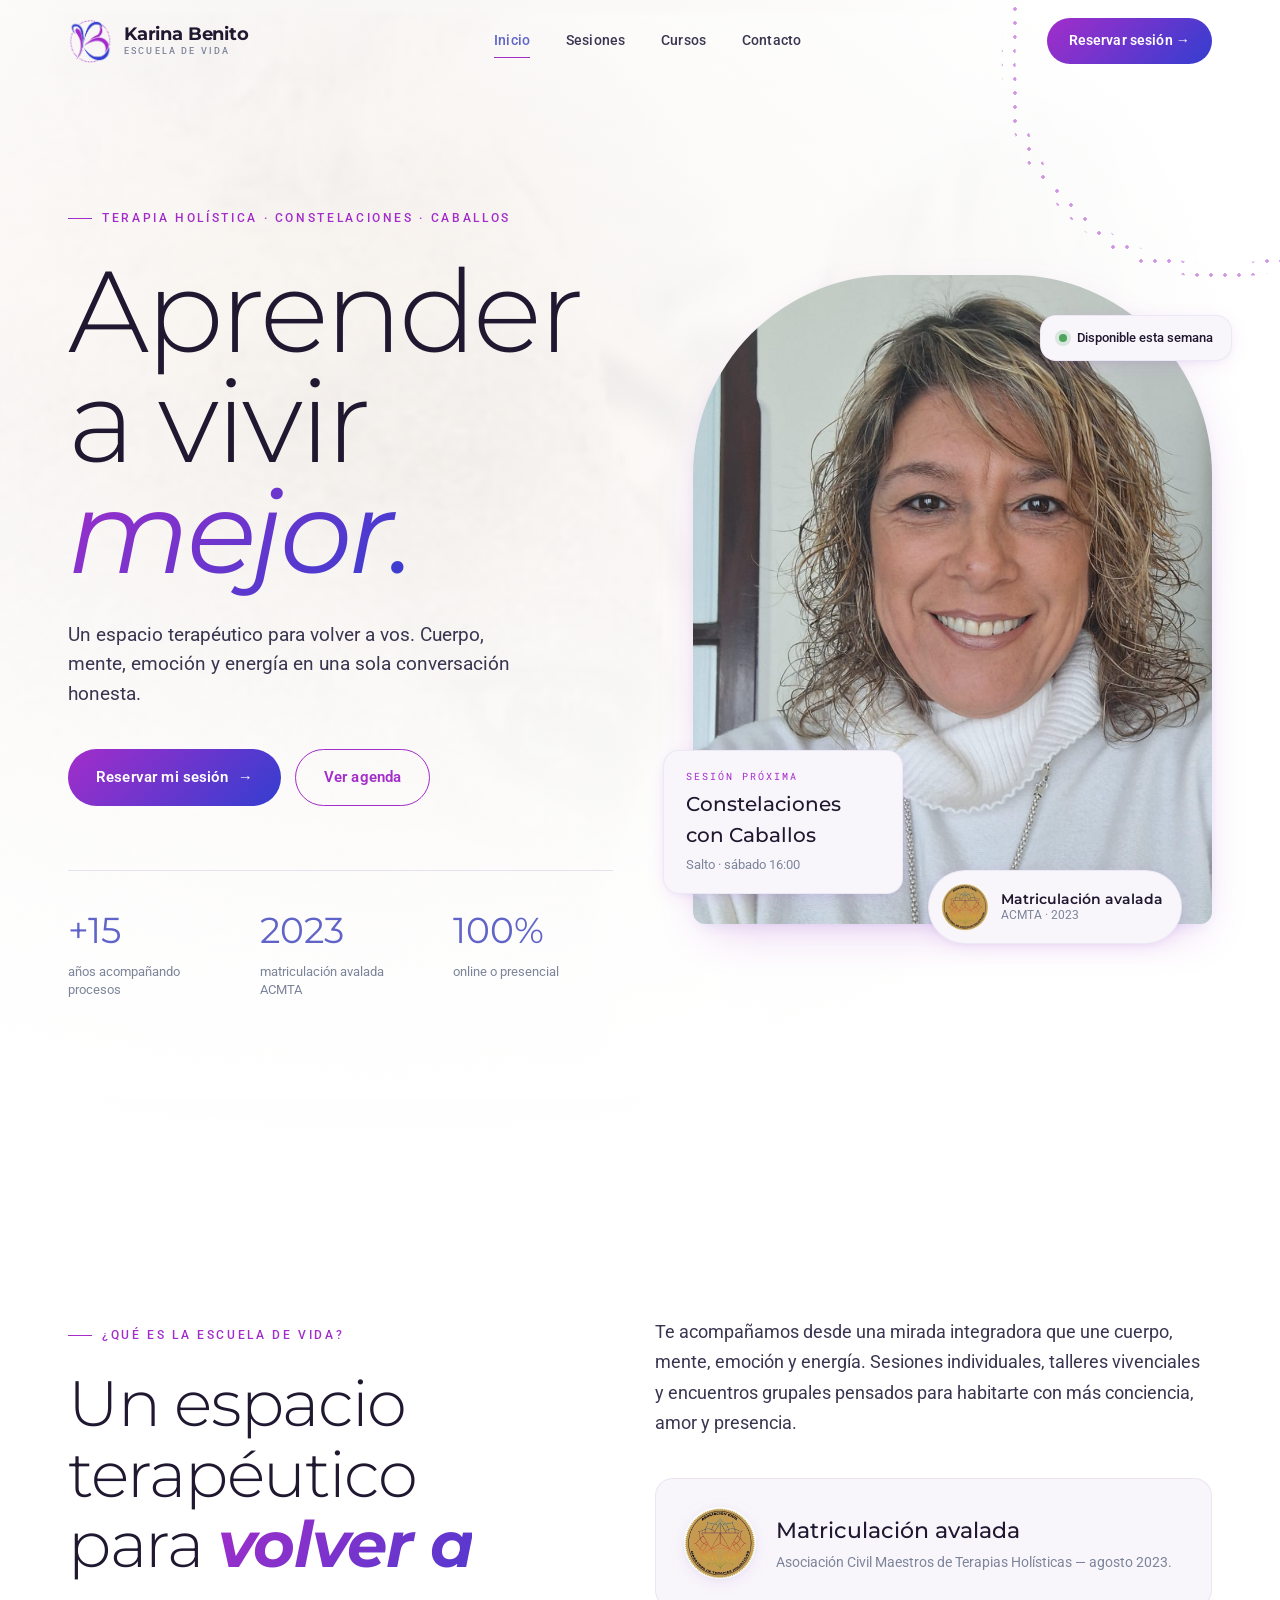
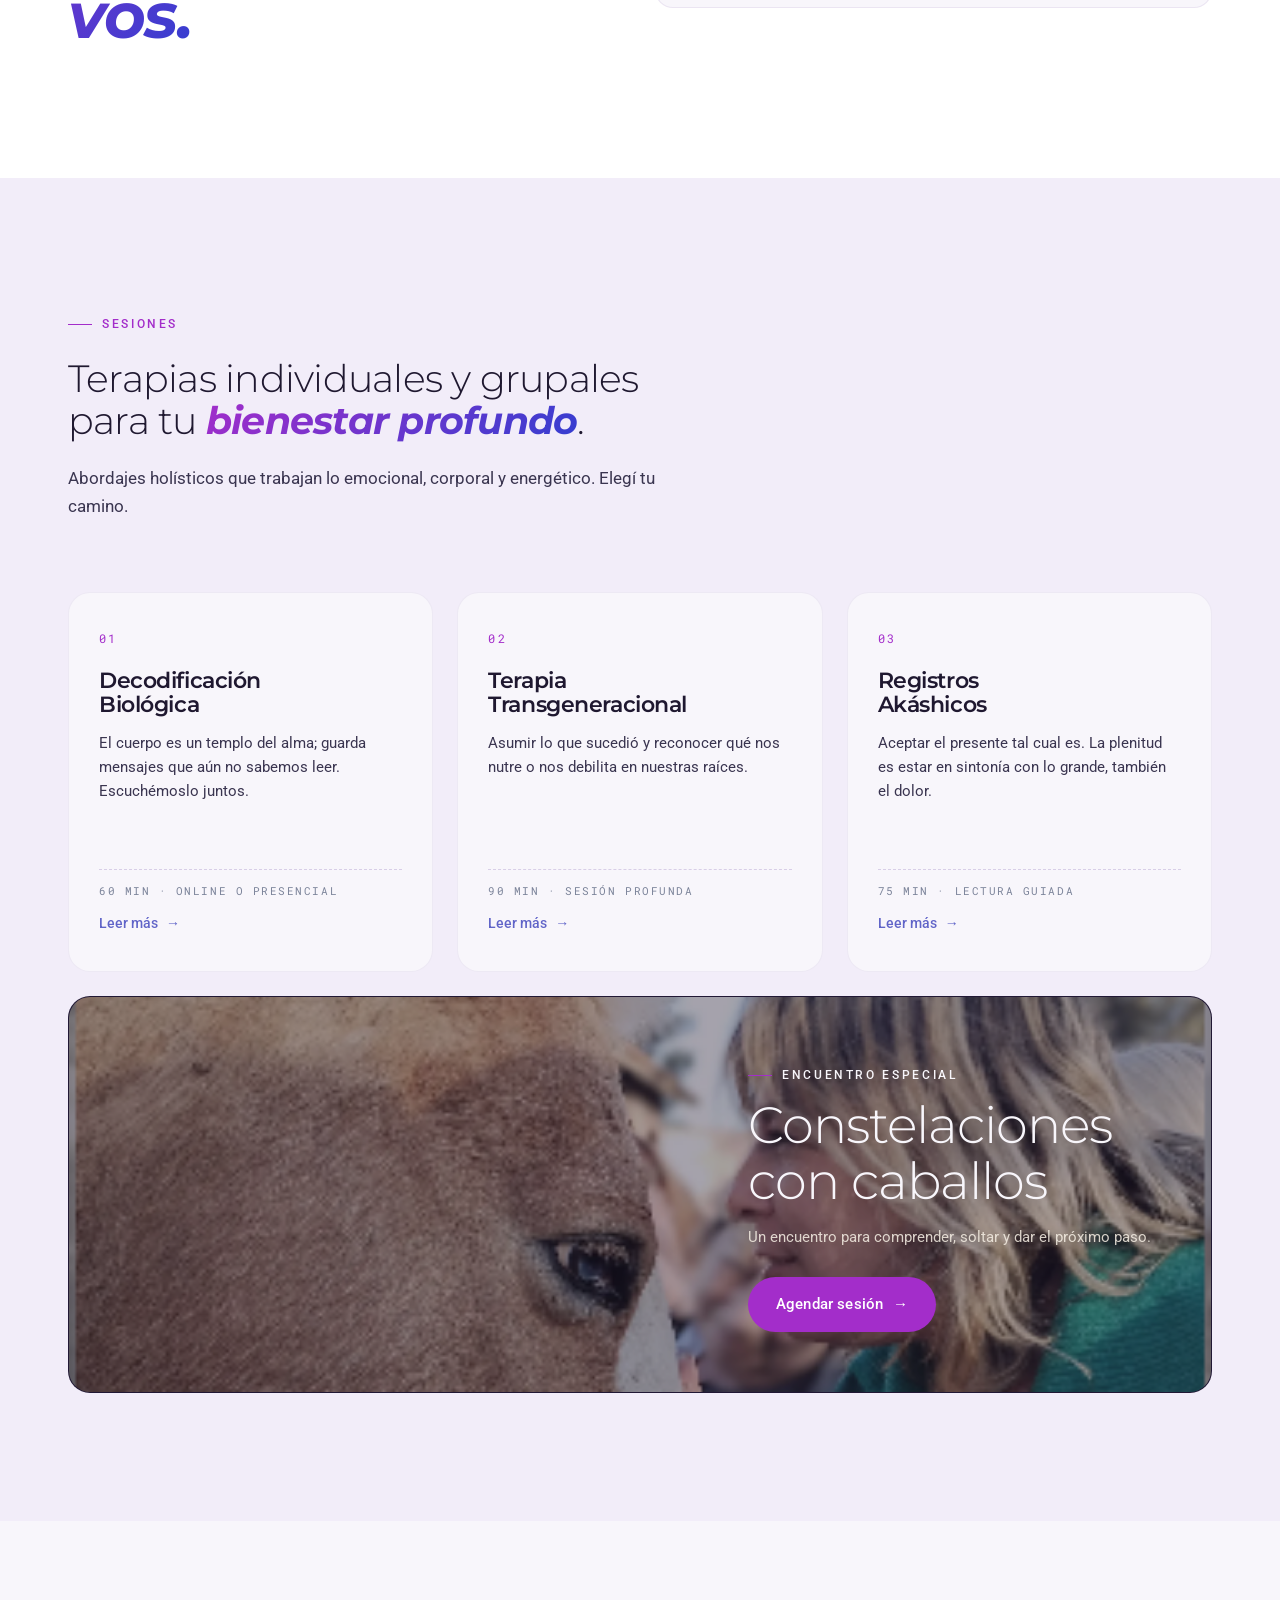
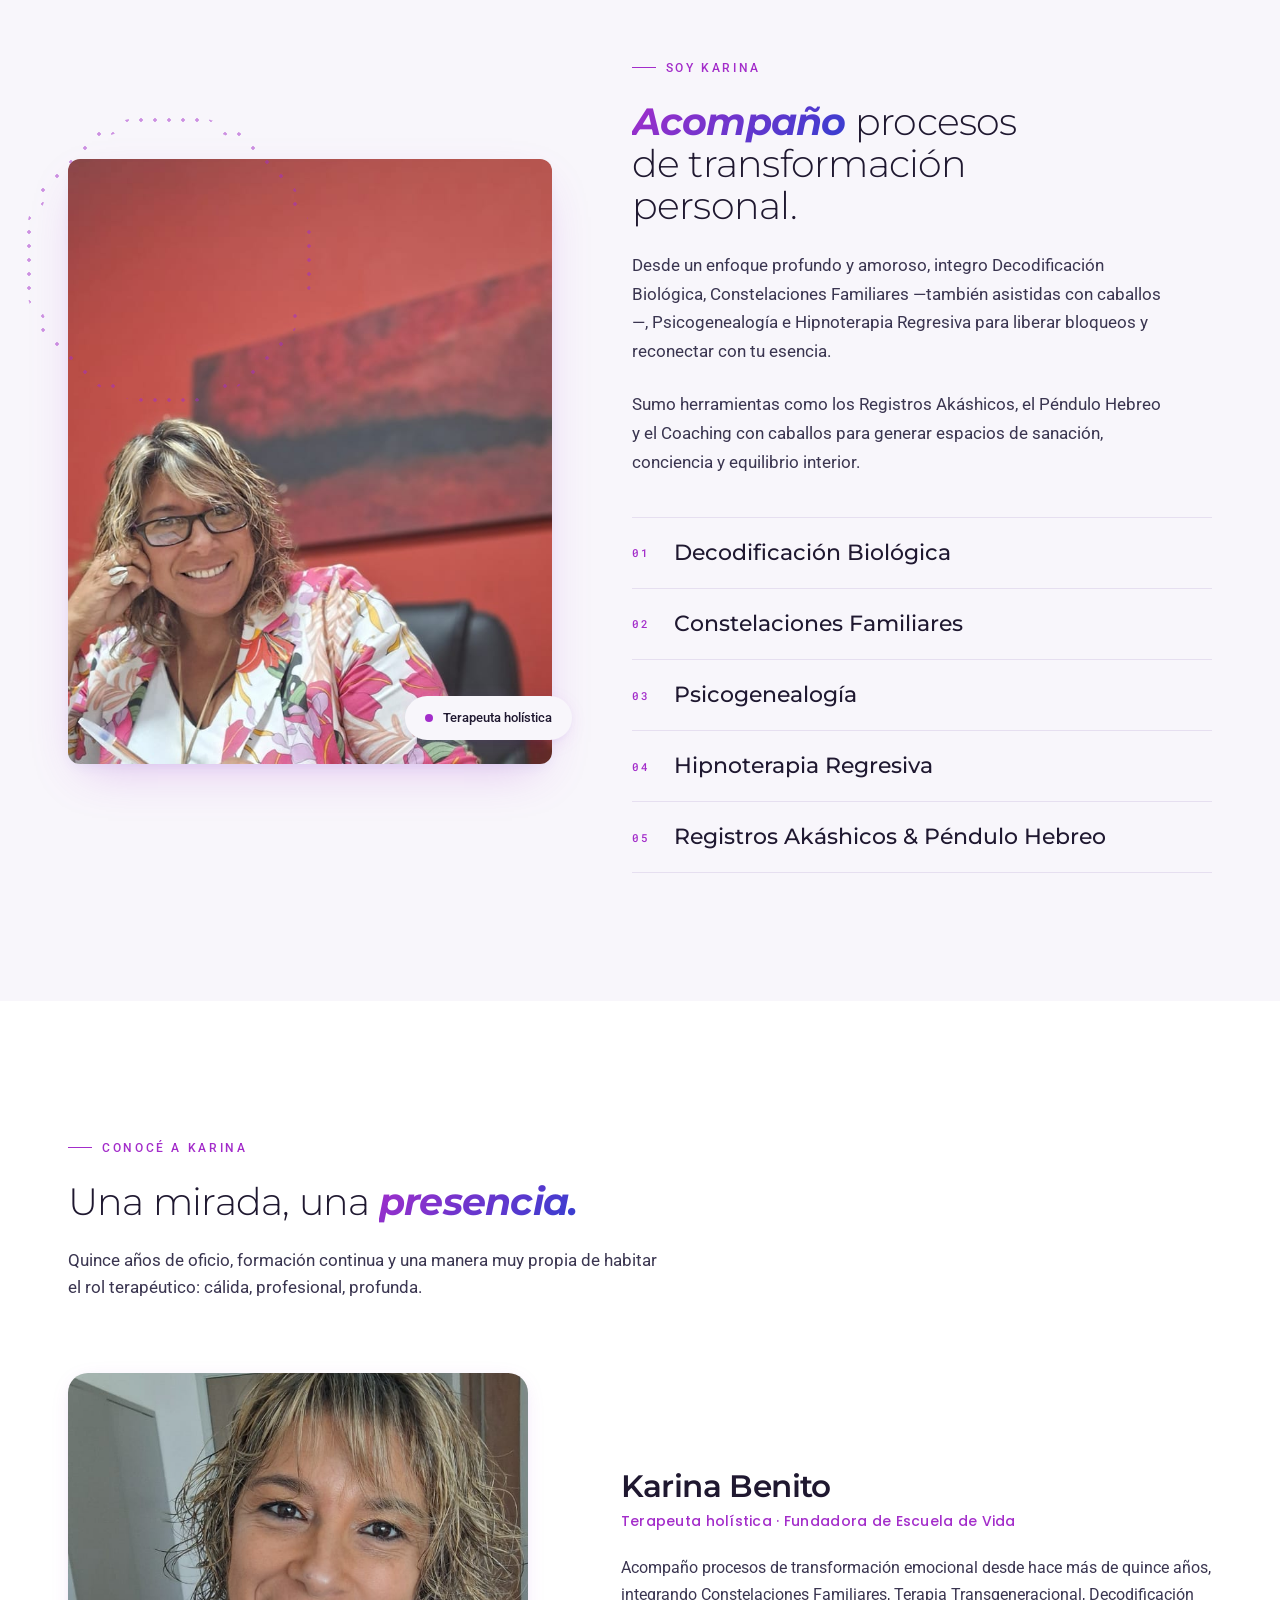
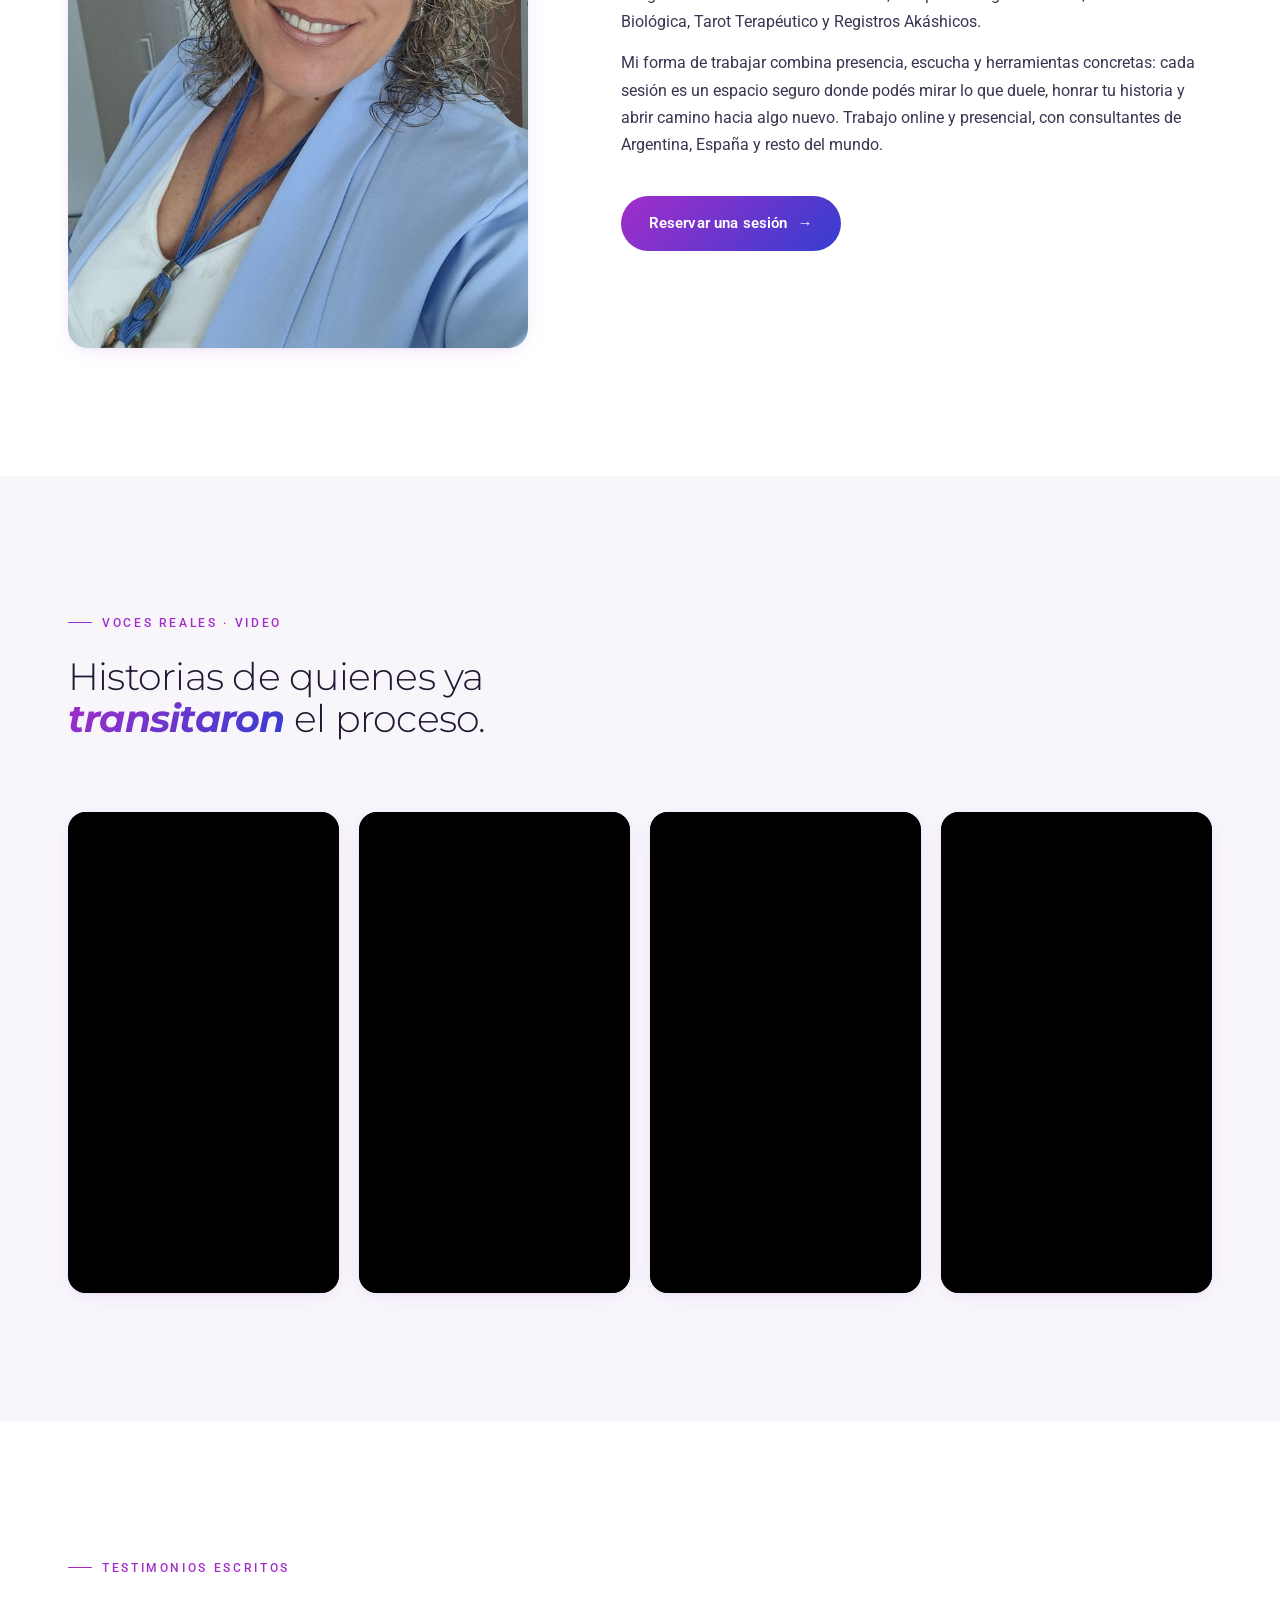
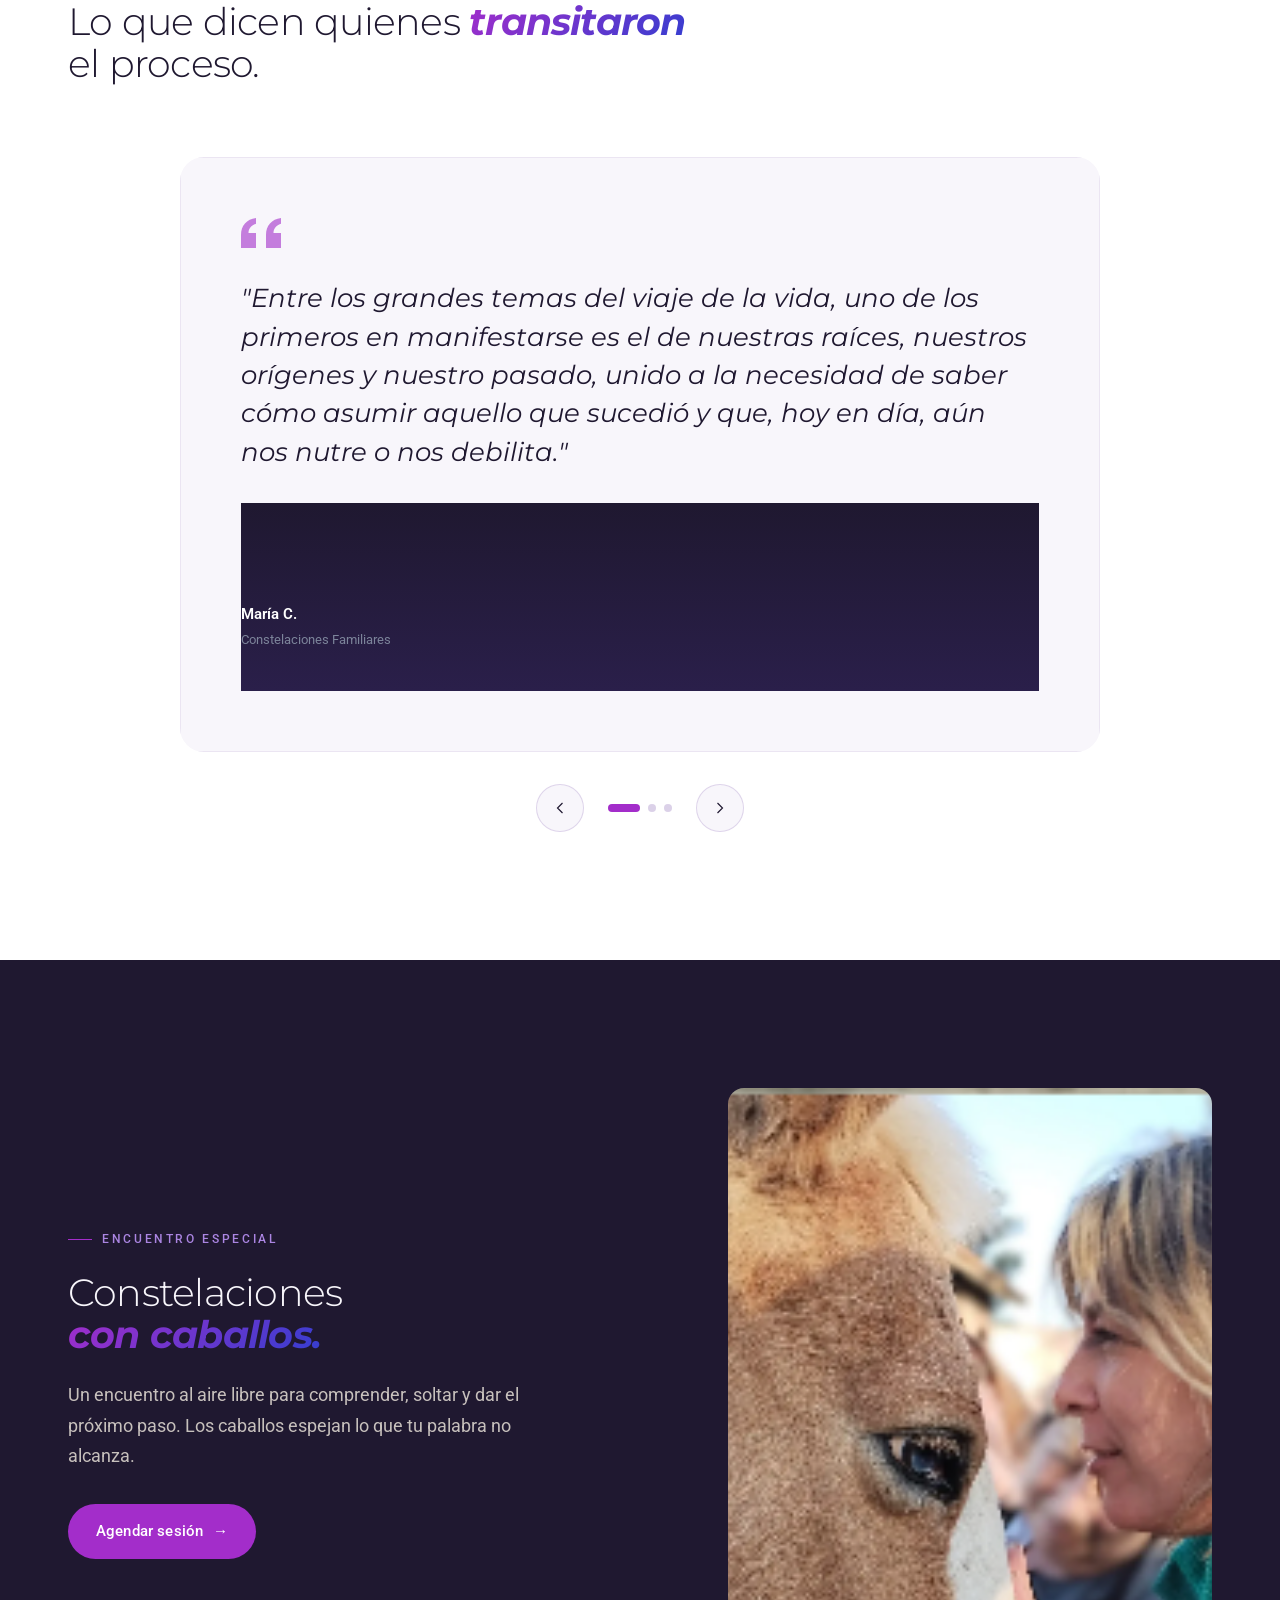
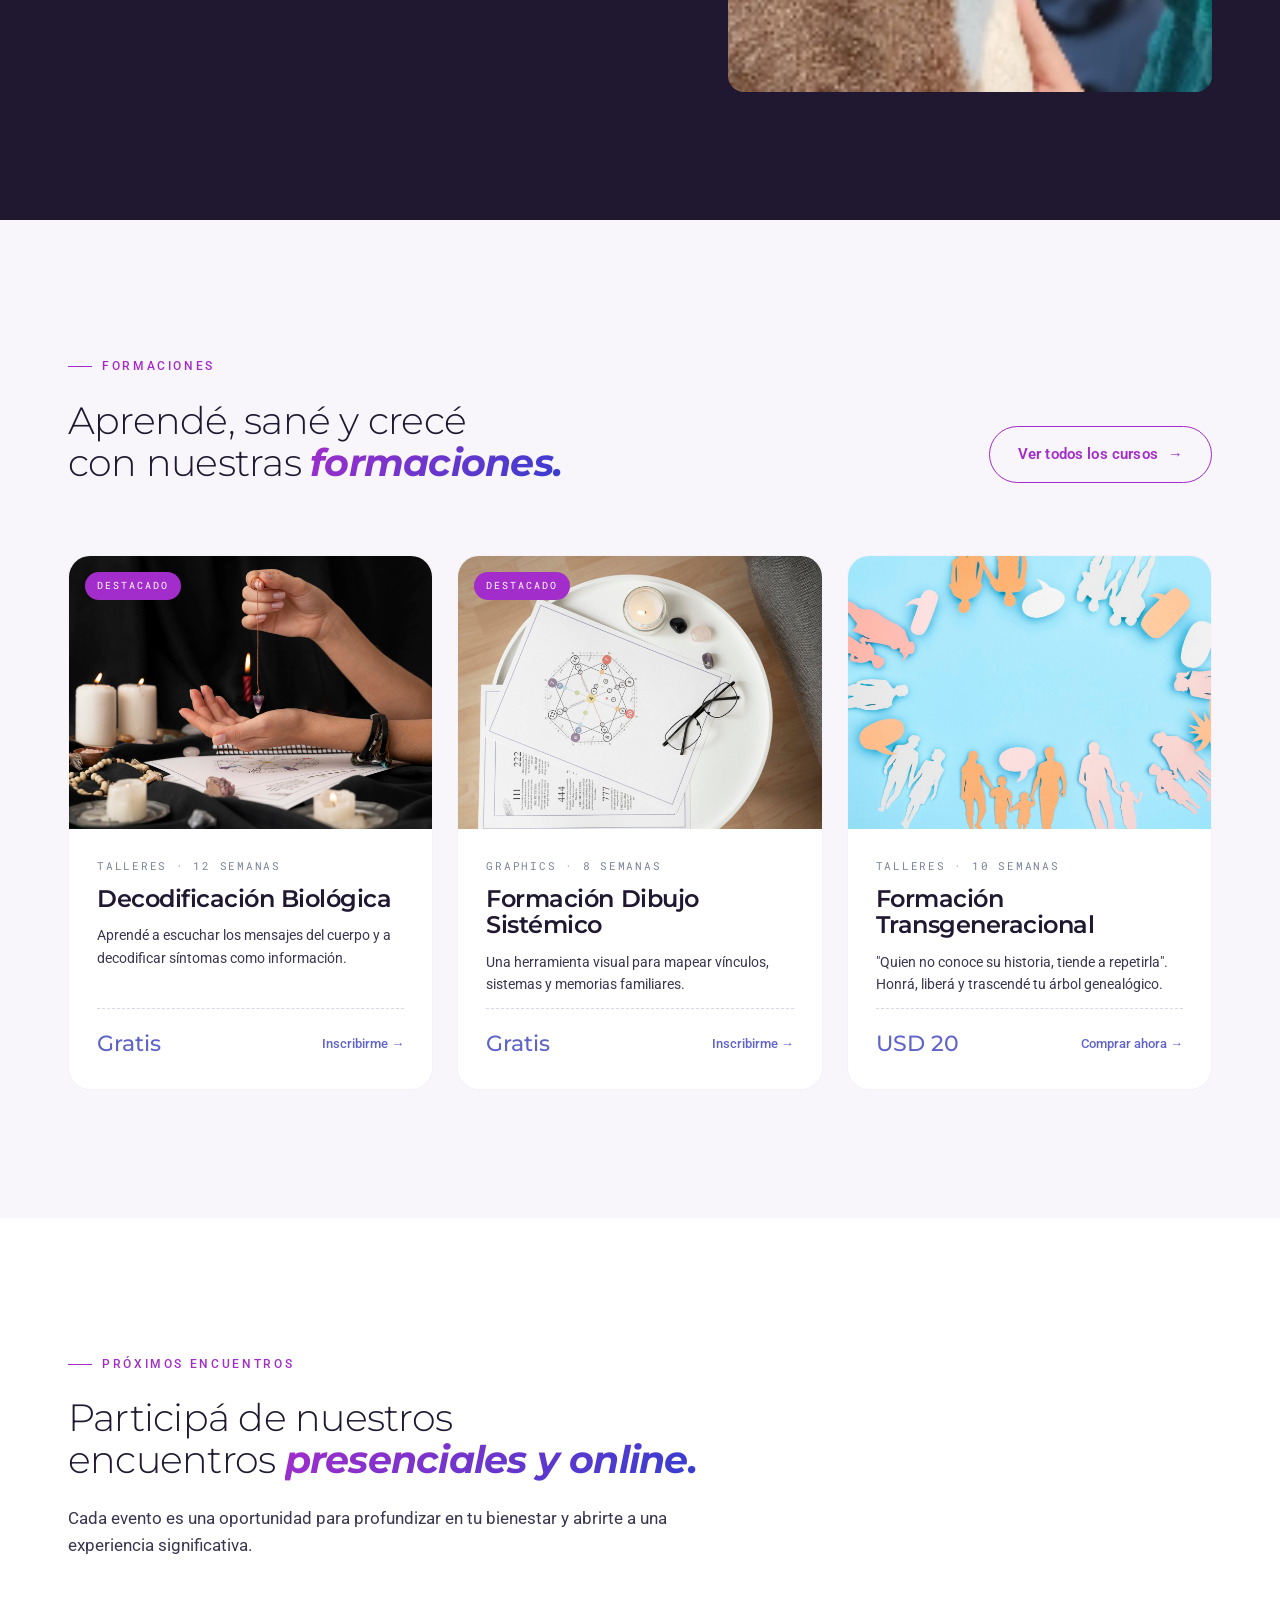
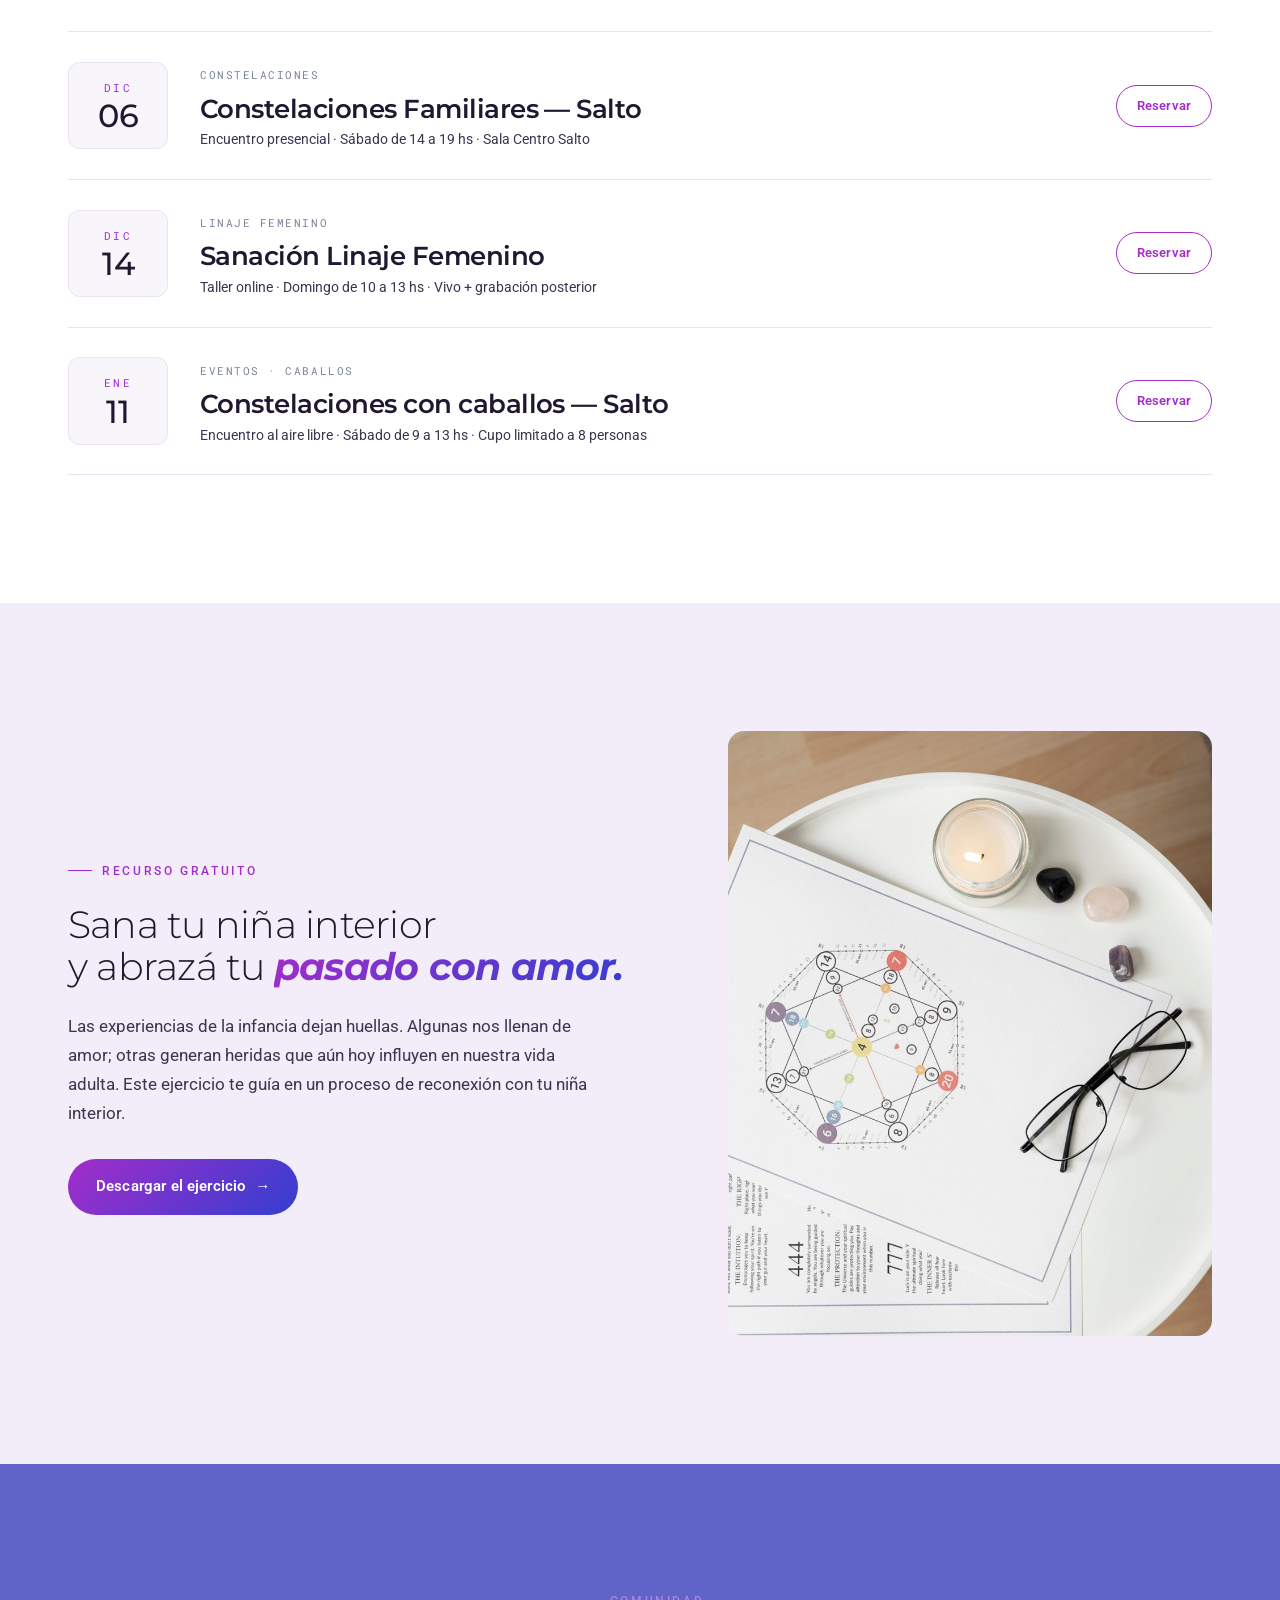
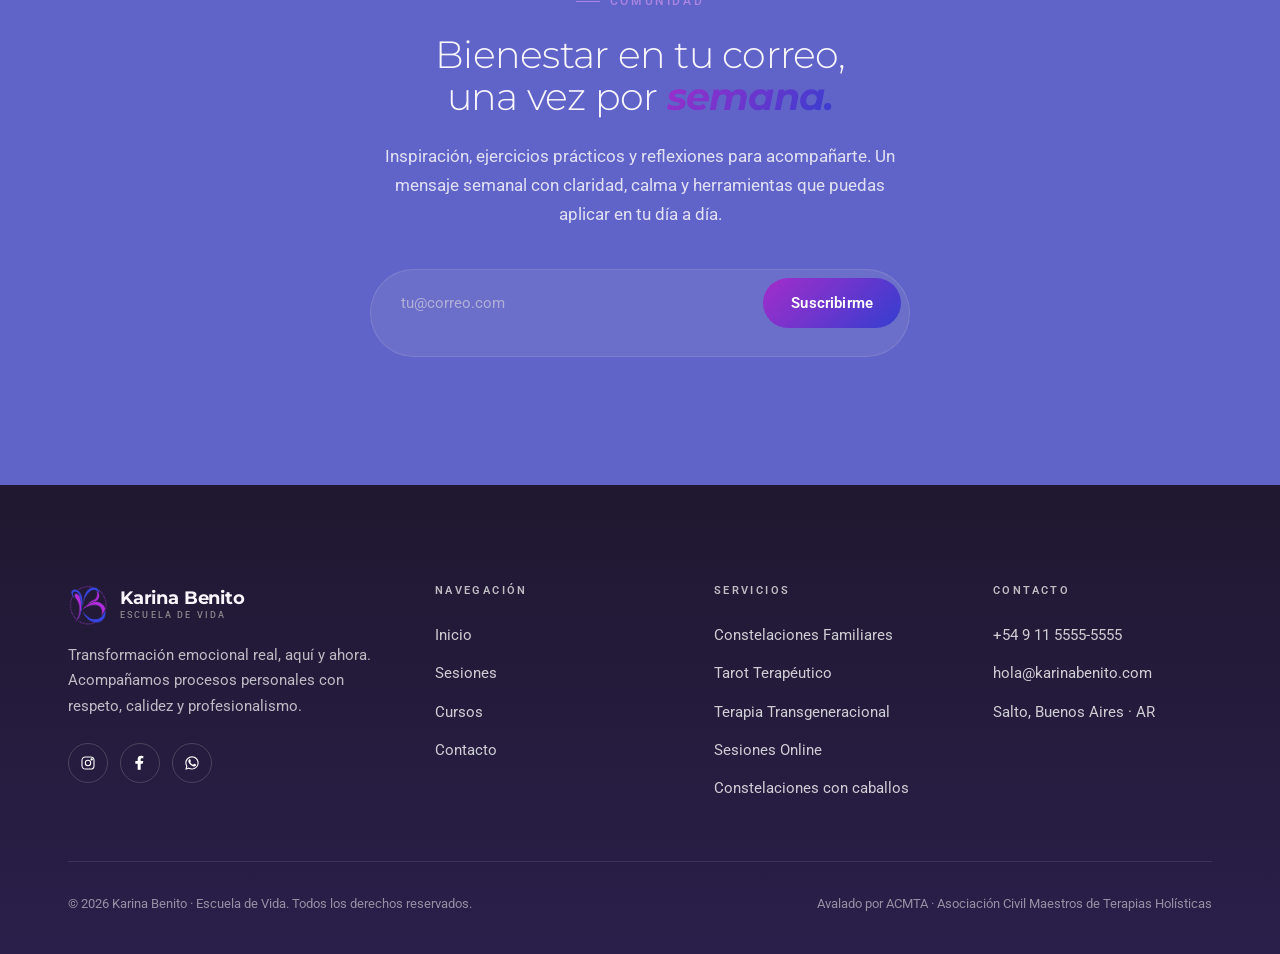
<file: index.html>
<!DOCTYPE html>
<html lang="es">
<head>
<meta charset="UTF-8" />
<meta name="viewport" content="width=device-width, initial-scale=1.0" />
<title>Karina Benito · Escuela de Vida</title>
<link rel="preconnect" href="https://fonts.googleapis.com" />
<link rel="preconnect" href="https://fonts.gstatic.com" crossorigin />
<link href="https://fonts.googleapis.com/css2?family=Montserrat:ital,wght@0,400;0,500;0,600;0,700;0,800;0,900;1,500;1,700&family=Poppins:ital,wght@0,300;0,400;0,500;0,600;0,700;1,400;1,500&family=Roboto:ital,wght@0,300;0,400;0,500;0,700;1,400&family=Roboto+Mono:wght@400;500&display=swap" rel="stylesheet" />
<link rel="stylesheet" href="styles.css" />
<link rel="stylesheet" href="home.css" />
</head>
<body data-screen-label="Home">

<!-- Header -->
<header class="site-header">
  <div class="container nav">
    <a href="index.html" class="brand">
      <img src="assets/logo.webp" alt="Karina Benito" />
      <span class="brand-text">
        <span class="brand-name">Karina Benito</span>
        <span class="brand-sub">Escuela de Vida</span>
      </span>
    </a>
    <nav class="nav-links">
      <a href="index.html" class="active">Inicio</a>
      <a href="sesiones.html">Sesiones</a>
      <a href="cursos.html">Cursos</a>
      <a href="contacto.html">Contacto</a>
    </nav>
    <a href="contacto.html" class="nav-cta">Reservar sesión →</a>
    <button class="menu-btn" aria-label="Menú">
      <svg viewBox="0 0 24 24" fill="none" stroke="currentColor" stroke-width="2"><path d="M3 6h18M3 12h18M3 18h18"/></svg>
    </button>
  </div>
</header>

<!-- Mobile nav -->
<div class="mobile-nav">
  <div class="top">
    <a href="index.html" class="brand">
      <img src="assets/logo.webp" alt="Karina Benito" />
      <span class="brand-text"><span class="brand-name">Karina Benito</span><span class="brand-sub">Escuela de Vida</span></span>
    </a>
    <button class="menu-btn mobile-close" aria-label="Cerrar">
      <svg viewBox="0 0 24 24" fill="none" stroke="currentColor" stroke-width="2"><path d="M6 6l12 12M6 18L18 6"/></svg>
    </button>
  </div>
  <div class="links">
    <a href="index.html">Inicio</a>
    <a href="sesiones.html">Sesiones</a>
    <a href="cursos.html">Cursos</a>
    <a href="contacto.html">Contacto</a>
  </div>
</div>

<!-- HERO -->
<section class="hero">
  <div class="hero-bg" aria-hidden="true">
    <img src="assets/karina-caballo.png" alt="" class="hero-bg-img" />
    <div class="hero-bg-overlay"></div>
  </div>
  <div class="dotted-ring" style="top: -180px; right: -180px;"></div>
  <div class="container hero-grid">
    <div class="hero-text reveal-stagger">
      <span class="eyebrow">Terapia holística · Constelaciones · Caballos</span>
      <h1>
        Aprender<br/>
        a vivir <em class="italic-serif">mejor.</em>
      </h1>
      <p class="hero-lead">
        Un espacio terapéutico para volver a vos. Cuerpo, mente, emoción
        y energía en una sola conversación honesta.
      </p>
      <div class="hero-cta">
        <a href="contacto.html" class="btn btn-primary">Reservar mi sesión <span class="btn-arrow">→</span></a>
        <a href="#agenda" class="btn btn-outline">Ver agenda</a>
      </div>
      <div class="hero-meta">
        <div><strong>+15</strong><span>años acompañando procesos</span></div>
        <div><strong>2023</strong><span>matriculación avalada ACMTA</span></div>
        <div><strong>100%</strong><span>online o presencial</span></div>
      </div>
    </div>
    <div class="hero-visual reveal">
      <div class="hero-portrait" data-parallax>
        <img src="assets/karina-blanco.jpg" alt="Karina Benito" />
      </div>
      <div class="hero-card hero-card-1">
        <span class="hero-card-label">Sesión próxima</span>
        <strong>Constelaciones con Caballos</strong>
        <span class="hero-card-meta">Salto · sábado 16:00</span>
      </div>
      <div class="hero-card hero-card-2">
        <div class="dot"></div>
        <span>Disponible esta semana</span>
      </div>
      <div class="hero-aval">
        <img src="assets/sello-acmta.webp" alt="Sello ACMTA · Asociación Civil Maestros de Terapias Holísticas" />
        <span><strong>Matriculación avalada</strong>ACMTA · 2023</span>
      </div>
    </div>
  </div>
  <div class="hero-marquee" aria-hidden="true">
    <div class="marquee-track">
      <span>Decodificación Biológica</span><span>·</span>
      <span>Registros Akáshicos</span><span>·</span>
      <span>Terapia Transgeneracional</span><span>·</span>
      <span>Constelaciones Familiares</span><span>·</span>
      <span>Hipnoterapia Regresiva</span><span>·</span>
      <span>Péndulo Hebreo</span><span>·</span>
      <span>Coaching con Caballos</span><span>·</span>
      <span>Decodificación Biológica</span><span>·</span>
      <span>Registros Akáshicos</span><span>·</span>
      <span>Terapia Transgeneracional</span><span>·</span>
      <span>Constelaciones Familiares</span><span>·</span>
      <span>Hipnoterapia Regresiva</span><span>·</span>
    </div>
  </div>
</section>

<!-- ¿QUÉ ES LA ESCUELA DE VIDA? -->
<section class="about-school">
  <div class="container about-grid">
    <div class="about-left reveal">
      <span class="eyebrow">¿Qué es la Escuela de Vida?</span>
      <h2>Un espacio<br/>terapéutico<br/>para <em class="italic-serif">volver a vos.</em></h2>
    </div>
    <div class="about-right reveal">
      <p class="lead">
        Te acompañamos desde una mirada integradora que une cuerpo, mente,
        emoción y energía. Sesiones individuales, talleres vivenciales y
        encuentros grupales pensados para habitarte con más conciencia,
        amor y presencia.
      </p>
      <div class="cert-block">
        <img src="assets/sello-acmta.webp" alt="Sello ACMTA" class="cert-seal" />
        <div>
          <strong>Matriculación avalada</strong>
          <p>Asociación Civil Maestros de Terapias Holísticas — agosto 2023.</p>
        </div>
      </div>
    </div>
  </div>
</section>

<!-- SESIONES -->
<section class="sessions" id="sesiones">
  <div class="container">
    <div class="section-head reveal">
      <span class="eyebrow">Sesiones</span>
      <h2>Terapias individuales y grupales<br/>para tu <em class="italic-serif">bienestar profundo</em>.</h2>
      <p class="section-sub">Abordajes holísticos que trabajan lo emocional, corporal y energético. Elegí tu camino.</p>
    </div>
    <div class="sessions-grid reveal-stagger">
      <article class="session-card">
        <div class="session-num">01</div>
        <h3>Decodificación<br/>Biológica</h3>
        <p>El cuerpo es un templo del alma; guarda mensajes que aún no sabemos leer. Escuchémoslo juntos.</p>
        <span class="session-meta">60 min · Online o presencial</span>
        <a href="sesiones.html#decodificacion" class="session-link">Leer más <span class="btn-arrow">→</span></a>
      </article>
      <article class="session-card">
        <div class="session-num">02</div>
        <h3>Terapia<br/>Transgeneracional</h3>
        <p>Asumir lo que sucedió y reconocer qué nos nutre o nos debilita en nuestras raíces.</p>
        <span class="session-meta">90 min · Sesión profunda</span>
        <a href="sesiones.html#transgeneracional" class="session-link">Leer más <span class="btn-arrow">→</span></a>
      </article>
      <article class="session-card">
        <div class="session-num">03</div>
        <h3>Registros<br/>Akáshicos</h3>
        <p>Aceptar el presente tal cual es. La plenitud es estar en sintonía con lo grande, también el dolor.</p>
        <span class="session-meta">75 min · Lectura guiada</span>
        <a href="sesiones.html#akashicos" class="session-link">Leer más <span class="btn-arrow">→</span></a>
      </article>
      <article class="session-card session-card-feature">
        <img src="assets/karina-caballo.png" alt="Karina con caballo" class="session-feature-img" />
        <div class="session-feature-text">
          <span class="eyebrow" style="color: var(--cream-soft); ">Encuentro especial</span>
          <h3 style="color: var(--cream-soft);">Constelaciones<br/>con caballos</h3>
          <p style="color: rgba(246,239,228,0.85);">Un encuentro para comprender, soltar y dar el próximo paso.</p>
          <a href="contacto.html" class="btn btn-violet">Agendar sesión <span class="btn-arrow">→</span></a>
        </div>
      </article>
    </div>
  </div>
</section>

<!-- KARINA -->
<section class="karina">
  <div class="container karina-grid">
    <div class="karina-img reveal">
      <div class="dotted-ring" style="top: -60px; left: -60px; width: 320px; height: 320px;"></div>
      <img src="assets/karina-trabajo.jpg" alt="Karina Benito en su consultorio" />
      <div class="karina-tag">
        <span class="dot"></span>
        <span>Terapeuta holística</span>
      </div>
    </div>
    <div class="karina-text reveal">
      <span class="eyebrow">Soy Karina</span>
      <h2><em class="italic-serif">Acompaño</em> procesos<br/>de transformación<br/>personal.</h2>
      <p>
        Desde un enfoque profundo y amoroso, integro Decodificación Biológica,
        Constelaciones Familiares —también asistidas con caballos—,
        Psicogenealogía e Hipnoterapia Regresiva para liberar bloqueos
        y reconectar con tu esencia.
      </p>
      <p>
        Sumo herramientas como los Registros Akáshicos, el Péndulo Hebreo
        y el Coaching con caballos para generar espacios de sanación,
        conciencia y equilibrio interior.
      </p>
      <ul class="karina-list">
        <li><span>01</span> Decodificación Biológica</li>
        <li><span>02</span> Constelaciones Familiares</li>
        <li><span>03</span> Psicogenealogía</li>
        <li><span>04</span> Hipnoterapia Regresiva</li>
        <li><span>05</span> Registros Akáshicos & Péndulo Hebreo</li>
      </ul>
    </div>
  </div>
</section>

<!-- GALERÍA / CONOCÉ A KARINA -->
<section class="gallery">
  <div class="container">
    <div class="section-head reveal">
      <span class="eyebrow">Conocé a Karina</span>
      <h2>Una mirada, una <em class="italic-serif">presencia.</em></h2>
      <p class="section-sub">Quince años de oficio, formación continua y una manera muy propia de habitar el rol terapéutico: cálida, profesional, profunda.</p>
    </div>
    <div class="karina-feature reveal">
      <figure class="karina-feature-img">
        <img src="assets/karina-portrait.jpg" alt="Karina Benito" />
      </figure>
      <div class="karina-feature-text">
        <h3>Karina Benito</h3>
        <p class="role">Terapeuta holística · Fundadora de Escuela de Vida</p>
        <p>Acompaño procesos de transformación emocional desde hace más de quince años, integrando Constelaciones Familiares, Terapia Transgeneracional, Decodificación Biológica, Tarot Terapéutico y Registros Akáshicos.</p>
        <p>Mi forma de trabajar combina presencia, escucha y herramientas concretas: cada sesión es un espacio seguro donde podés mirar lo que duele, honrar tu historia y abrir camino hacia algo nuevo. Trabajo online y presencial, con consultantes de Argentina, España y resto del mundo.</p>
        <a href="contacto.html" class="btn btn-primary" style="margin-top: 24px;">Reservar una sesión <span class="btn-arrow">→</span></a>
      </div>
    </div>
  </div>
</section>

<!-- VIDEO TESTIMONIOS -->
<section class="video-testimonials">
  <div class="container">
    <div class="section-head reveal">
      <span class="eyebrow">Voces reales · Video</span>
      <h2>Historias de quienes ya<br/><em class="italic-serif">transitaron</em> el proceso.</h2>
    </div>
    <div class="video-grid reveal-stagger">
      <div class="video-card">
        <div class="video-frame">
          <iframe src="https://www.youtube.com/embed/Eub5Cg6oeis" title="Testimonio" frameborder="0" allow="accelerometer; autoplay; clipboard-write; encrypted-media; gyroscope; picture-in-picture; web-share" allowfullscreen loading="lazy"></iframe>
        </div>
      </div>
      <div class="video-card">
        <div class="video-frame">
          <iframe src="https://www.youtube.com/embed/iAFnpvVVzkI" title="Testimonio" frameborder="0" allow="accelerometer; autoplay; clipboard-write; encrypted-media; gyroscope; picture-in-picture; web-share" allowfullscreen loading="lazy"></iframe>
        </div>
      </div>
      <div class="video-card">
        <div class="video-frame">
          <iframe src="https://www.youtube.com/embed/J4PB9tSlg3A" title="Testimonio" frameborder="0" allow="accelerometer; autoplay; clipboard-write; encrypted-media; gyroscope; picture-in-picture; web-share" allowfullscreen loading="lazy"></iframe>
        </div>
      </div>
      <div class="video-card">
        <div class="video-frame">
          <iframe src="https://www.youtube.com/embed/hwm9-wM4sfw" title="Testimonio" frameborder="0" allow="accelerometer; autoplay; clipboard-write; encrypted-media; gyroscope; picture-in-picture; web-share" allowfullscreen loading="lazy"></iframe>
        </div>
      </div>
    </div>
  </div>
</section>

<!-- TESTIMONIOS -->
<section class="testimonials">
  <div class="container">
    <div class="section-head reveal">
      <span class="eyebrow">Testimonios escritos</span>
      <h2>Lo que dicen quienes <em class="italic-serif">transitaron</em><br/>el proceso.</h2>
    </div>
    <div class="carousel reveal" data-carousel>
      <div class="carousel-viewport">
        <div class="carousel-track">
          <article class="testimonial">
            <svg class="quote-mark" viewBox="0 0 32 24" fill="currentColor"><path d="M0 24V13.5C0 6 4.5 1 12 0v4.5C7.5 6 6 9 6 12h6v12H0zm20 0V13.5C20 6 24.5 1 32 0v4.5C27.5 6 26 9 26 12h6v12H20z"/></svg>
            <p>"Entre los grandes temas del viaje de la vida, uno de los primeros en manifestarse es el de nuestras raíces, nuestros orígenes y nuestro pasado, unido a la necesidad de saber cómo asumir aquello que sucedió y que, hoy en día, aún nos nutre o nos debilita."</p>
            <footer><strong>María C.</strong><span>Constelaciones Familiares</span></footer>
          </article>
          <article class="testimonial">
            <svg class="quote-mark" viewBox="0 0 32 24" fill="currentColor"><path d="M0 24V13.5C0 6 4.5 1 12 0v4.5C7.5 6 6 9 6 12h6v12H0zm20 0V13.5C20 6 24.5 1 32 0v4.5C27.5 6 26 9 26 12h6v12H20z"/></svg>
            <p>"El cuerpo es un don sagrado, es el templo del alma. Y guarda secretos, o mensajes que aún no sabemos leer. Karina me ayudó a empezar a escucharlo de nuevo."</p>
            <footer><strong>Lucía P.</strong><span>Decodificación Biológica</span></footer>
          </article>
          <article class="testimonial">
            <svg class="quote-mark" viewBox="0 0 32 24" fill="currentColor"><path d="M0 24V13.5C0 6 4.5 1 12 0v4.5C7.5 6 6 9 6 12h6v12H0zm20 0V13.5C20 6 24.5 1 32 0v4.5C27.5 6 26 9 26 12h6v12H20z"/></svg>
            <p>"El cambio solo se produce si aceptamos el presente tal cual es, viviéndolo con plenitud. La plenitud es estar en sintonía con lo grande, que es también dolor y muerte. Vivir esa concordancia nos da serenidad."</p>
            <footer><strong>Sofía R.</strong><span>Registros Akáshicos</span></footer>
          </article>
        </div>
      </div>
      <div class="carousel-controls">
        <button class="carousel-prev" aria-label="Anterior">
          <svg viewBox="0 0 24 24" fill="none" stroke="currentColor" stroke-width="1.4"><path d="M15 6l-6 6 6 6"/></svg>
        </button>
        <div class="carousel-dots"></div>
        <button class="carousel-next" aria-label="Siguiente">
          <svg viewBox="0 0 24 24" fill="none" stroke="currentColor" stroke-width="1.4"><path d="M9 6l6 6-6 6"/></svg>
        </button>
      </div>
    </div>
  </div>
</section>

<!-- CONSTELACIONES CON CABALLOS (banner) -->
<section class="horses">
  <div class="container horses-grid">
    <div class="horses-text reveal">
      <span class="eyebrow" style="color: var(--clay);">Encuentro especial</span>
      <h2 style="color: var(--cream-soft);">Constelaciones <em class="italic-serif">con caballos.</em></h2>
      <p style="color: rgba(246,239,228,0.78);">
        Un encuentro al aire libre para comprender, soltar y dar el próximo paso.
        Los caballos espejan lo que tu palabra no alcanza.
      </p>
      <a href="contacto.html" class="btn btn-violet">Agendar sesión <span class="btn-arrow">→</span></a>
    </div>
    <div class="horses-img reveal">
      <img src="assets/karina-caballo.png" alt="Karina con caballo" style="width:100%; aspect-ratio: 4/5; object-fit: cover; border-radius: 16px;" />
    </div>
  </div>
</section>

<!-- CURSOS DESTACADOS -->
<section class="featured-courses">
  <div class="container">
    <div class="section-head section-head-row reveal">
      <div>
        <span class="eyebrow">Formaciones</span>
        <h2>Aprendé, sané y crecé<br/>con nuestras <em class="italic-serif">formaciones.</em></h2>
      </div>
      <a href="cursos.html" class="btn btn-outline">Ver todos los cursos <span class="btn-arrow">→</span></a>
    </div>
    <div class="courses-grid reveal-stagger">
      <article class="course-card">
        <div class="course-img"><img src="assets/numerologia-pendulo.jpg" alt="Decodificación Biológica" /><span class="course-tag">Destacado</span></div>
        <div class="course-body">
          <span class="course-cat">Talleres · 12 semanas</span>
          <h3>Decodificación Biológica</h3>
          <p>Aprendé a escuchar los mensajes del cuerpo y a decodificar síntomas como información.</p>
          <div class="course-foot">
            <span class="course-price">Gratis</span>
            <a href="cursos.html" class="course-link">Inscribirme →</a>
          </div>
        </div>
      </article>
      <article class="course-card">
        <div class="course-img"><img src="assets/numerologia-mapa.jpg" alt="Dibujo Sistémico" /><span class="course-tag">Destacado</span></div>
        <div class="course-body">
          <span class="course-cat">Graphics · 8 semanas</span>
          <h3>Formación Dibujo Sistémico</h3>
          <p>Una herramienta visual para mapear vínculos, sistemas y memorias familiares.</p>
          <div class="course-foot">
            <span class="course-price">Gratis</span>
            <a href="cursos.html" class="course-link">Inscribirme →</a>
          </div>
        </div>
      </article>
      <article class="course-card">
        <div class="course-img"><img src="assets/familia-constelacion.jpg" alt="Formación Transgeneracional" /></div>
        <div class="course-body">
          <span class="course-cat">Talleres · 10 semanas</span>
          <h3>Formación Transgeneracional</h3>
          <p>"Quien no conoce su historia, tiende a repetirla". Honrá, liberá y trascendé tu árbol genealógico.</p>
          <div class="course-foot">
            <span class="course-price">USD 20</span>
            <a href="cursos.html" class="course-link">Comprar ahora →</a>
          </div>
        </div>
      </article>
    </div>
  </div>
</section>

<!-- EVENTOS / AGENDA -->
<section class="events" id="agenda">
  <div class="container">
    <div class="section-head reveal">
      <span class="eyebrow">Próximos encuentros</span>
      <h2>Participá de nuestros<br/>encuentros <em class="italic-serif">presenciales y online.</em></h2>
      <p class="section-sub">Cada evento es una oportunidad para profundizar en tu bienestar y abrirte a una experiencia significativa.</p>
    </div>
    <ul class="events-list reveal-stagger">
      <li class="event-row">
        <div class="event-date"><span class="event-month">DIC</span><span class="event-day">06</span></div>
        <div class="event-info">
          <span class="event-cat">Constelaciones</span>
          <h3>Constelaciones Familiares — Salto</h3>
          <p>Encuentro presencial · Sábado de 14 a 19 hs · Sala Centro Salto</p>
        </div>
        <a href="contacto.html" class="btn btn-outline btn-sm">Reservar</a>
      </li>
      <li class="event-row">
        <div class="event-date"><span class="event-month">DIC</span><span class="event-day">14</span></div>
        <div class="event-info">
          <span class="event-cat">Linaje femenino</span>
          <h3>Sanación Linaje Femenino</h3>
          <p>Taller online · Domingo de 10 a 13 hs · Vivo + grabación posterior</p>
        </div>
        <a href="contacto.html" class="btn btn-outline btn-sm">Reservar</a>
      </li>
      <li class="event-row">
        <div class="event-date"><span class="event-month">ENE</span><span class="event-day">11</span></div>
        <div class="event-info">
          <span class="event-cat">Eventos · Caballos</span>
          <h3>Constelaciones con caballos — Salto</h3>
          <p>Encuentro al aire libre · Sábado de 9 a 13 hs · Cupo limitado a 8 personas</p>
        </div>
        <a href="contacto.html" class="btn btn-outline btn-sm">Reservar</a>
      </li>
    </ul>
  </div>
</section>

<!-- RECURSO GRATUITO -->
<section class="freebie">
  <div class="container freebie-grid">
    <div class="freebie-text reveal">
      <span class="eyebrow">Recurso gratuito</span>
      <h2>Sana tu niña interior<br/>y abrazá tu <em class="italic-serif">pasado con amor.</em></h2>
      <p>
        Las experiencias de la infancia dejan huellas. Algunas nos llenan de amor;
        otras generan heridas que aún hoy influyen en nuestra vida adulta.
        Este ejercicio te guía en un proceso de reconexión con tu niña interior.
      </p>
      <a href="#" class="btn btn-primary">Descargar el ejercicio <span class="btn-arrow">→</span></a>
    </div>
    <div class="freebie-img reveal">
      <img src="assets/numerologia-mapa.jpg" alt="Ejercicio descargable" style="width:100%; aspect-ratio: 4/5; object-fit: cover; border-radius: 16px;" />
    </div>
  </div>
</section>

<!-- NEWSLETTER -->
<section class="newsletter">
  <div class="container reveal">
    <span class="eyebrow" style="justify-content:center; align-self:center;">Comunidad</span>
    <h2>Bienestar en tu correo,<br/>una vez por <em class="italic-serif">semana.</em></h2>
    <p>Inspiración, ejercicios prácticos y reflexiones para acompañarte. Un mensaje semanal con claridad, calma y herramientas que puedas aplicar en tu día a día.</p>
    <form class="newsletter-form" onsubmit="event.preventDefault(); this.querySelector('.ok').textContent='✓ ¡Gracias! Revisá tu correo.'; this.reset();">
      <input type="email" placeholder="tu@correo.com" required />
      <button type="submit" class="btn btn-primary">Suscribirme</button>
      <span class="ok"></span>
    </form>
  </div>
</section>

<!-- FOOTER -->
<footer>
  <div class="container">
    <div class="grid">
      <div class="brand-block">
        <a href="index.html" class="brand brand-light">
          <img src="assets/logo.webp" alt="Karina Benito" />
          <span class="brand-text">
            <span class="brand-name">Karina Benito</span>
            <span class="brand-sub">Escuela de Vida</span>
          </span>
        </a>
        <p>Transformación emocional real, aquí y ahora. Acompañamos procesos personales con respeto, calidez y profesionalismo.</p>
        <div class="socials">
          <a href="#" aria-label="Instagram"><svg viewBox="0 0 24 24" fill="none" stroke="currentColor" stroke-width="1.6"><rect x="3" y="3" width="18" height="18" rx="5"/><circle cx="12" cy="12" r="4"/><circle cx="17.5" cy="6.5" r="1" fill="currentColor"/></svg></a>
          <a href="#" aria-label="Facebook"><svg viewBox="0 0 24 24" fill="currentColor"><path d="M13 22v-9h3l1-4h-4V6.5C13 5.5 13.5 5 14.5 5H17V1.5C16.5 1.4 15 1 13.5 1c-3 0-5 1.8-5 5v3H5v4h3.5v9H13z"/></svg></a>
          <a href="#" aria-label="WhatsApp"><svg viewBox="0 0 24 24" fill="currentColor"><path d="M17.5 14c-.3-.1-1.7-.8-2-.9-.3-.1-.4-.1-.6.1-.2.3-.7.9-.9 1.1-.2.2-.3.2-.6.1-.3-.1-1.2-.4-2.3-1.4-.8-.7-1.4-1.7-1.6-2-.2-.3 0-.4.1-.6.1-.1.3-.3.4-.5.1-.2.2-.3.3-.5.1-.2 0-.4 0-.5-.1-.1-.6-1.5-.9-2-.2-.5-.5-.4-.6-.4h-.5c-.2 0-.5.1-.7.4-.3.3-1 1-1 2.4 0 1.4 1 2.8 1.2 3 .1.2 2 3 4.8 4.2.7.3 1.2.5 1.6.6.7.2 1.3.2 1.8.1.5-.1 1.7-.7 1.9-1.4.2-.7.2-1.2.2-1.4-.1-.1-.3-.2-.6-.3zM12 2C6.5 2 2 6.5 2 12c0 1.8.5 3.5 1.3 5L2 22l5.2-1.4c1.4.8 3.1 1.2 4.8 1.2 5.5 0 10-4.5 10-10S17.5 2 12 2zm0 18.3c-1.5 0-3-.4-4.3-1.2l-.3-.2-3.1.8.8-3-.2-.3C4.1 15 3.7 13.5 3.7 12c0-4.6 3.7-8.3 8.3-8.3s8.3 3.7 8.3 8.3-3.7 8.3-8.3 8.3z"/></svg></a>
        </div>
      </div>
      <div>
        <h4>Navegación</h4>
        <ul>
          <li><a href="index.html">Inicio</a></li>
          <li><a href="sesiones.html">Sesiones</a></li>
          <li><a href="cursos.html">Cursos</a></li>
          <li><a href="contacto.html">Contacto</a></li>
        </ul>
      </div>
      <div>
        <h4>Servicios</h4>
        <ul>
          <li><a href="sesiones.html">Constelaciones Familiares</a></li>
          <li><a href="sesiones.html">Tarot Terapéutico</a></li>
          <li><a href="sesiones.html">Terapia Transgeneracional</a></li>
          <li><a href="sesiones.html">Sesiones Online</a></li>
          <li><a href="sesiones.html">Constelaciones con caballos</a></li>
        </ul>
      </div>
      <div>
        <h4>Contacto</h4>
        <ul>
          <li><a href="#">+54 9 11 5555-5555</a></li>
          <li><a href="#">hola@karinabenito.com</a></li>
          <li><a href="#">Salto, Buenos Aires · AR</a></li>
        </ul>
      </div>
    </div>
    <div class="legal">
      <span>© 2026 Karina Benito · Escuela de Vida. Todos los derechos reservados.</span>
      <span>Avalado por ACMTA · Asociación Civil Maestros de Terapias Holísticas</span>
    </div>
  </div>
</footer>

<script src="script.js"></script>
</body>
</html>
</file>
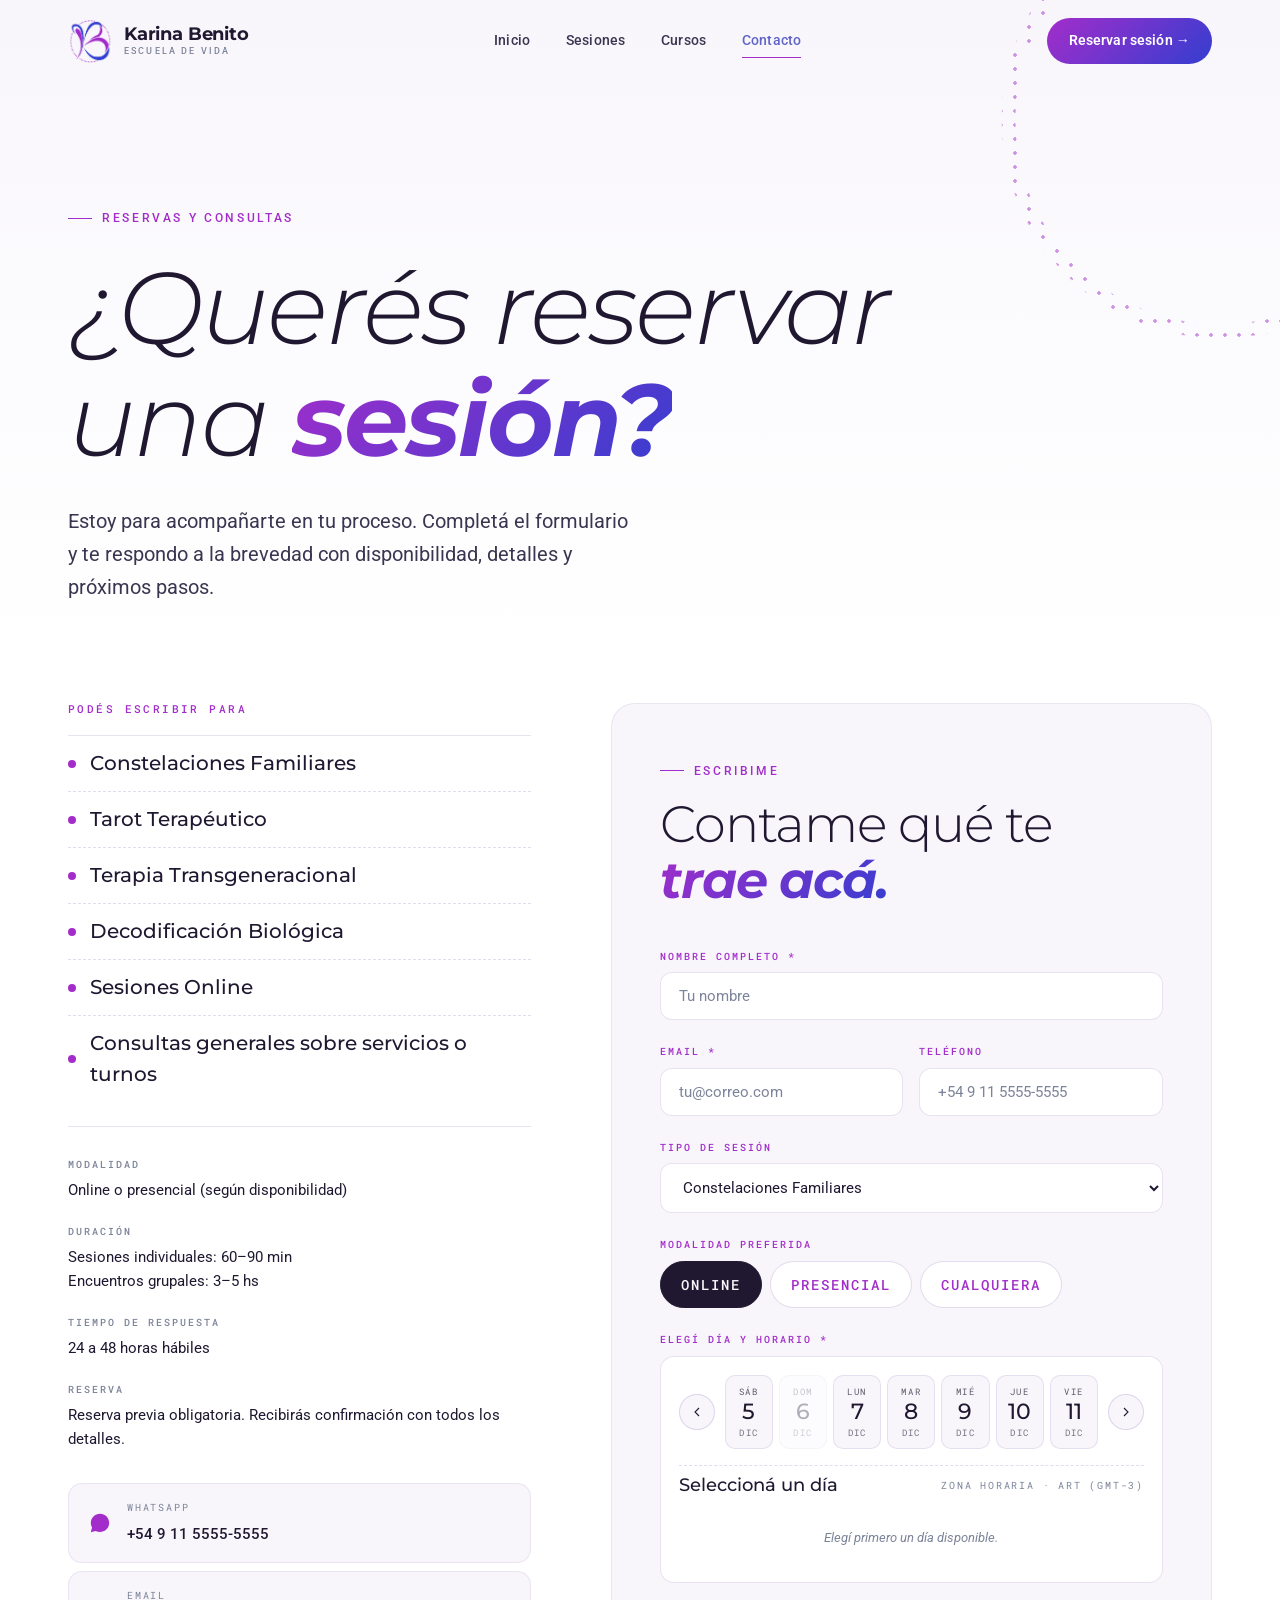
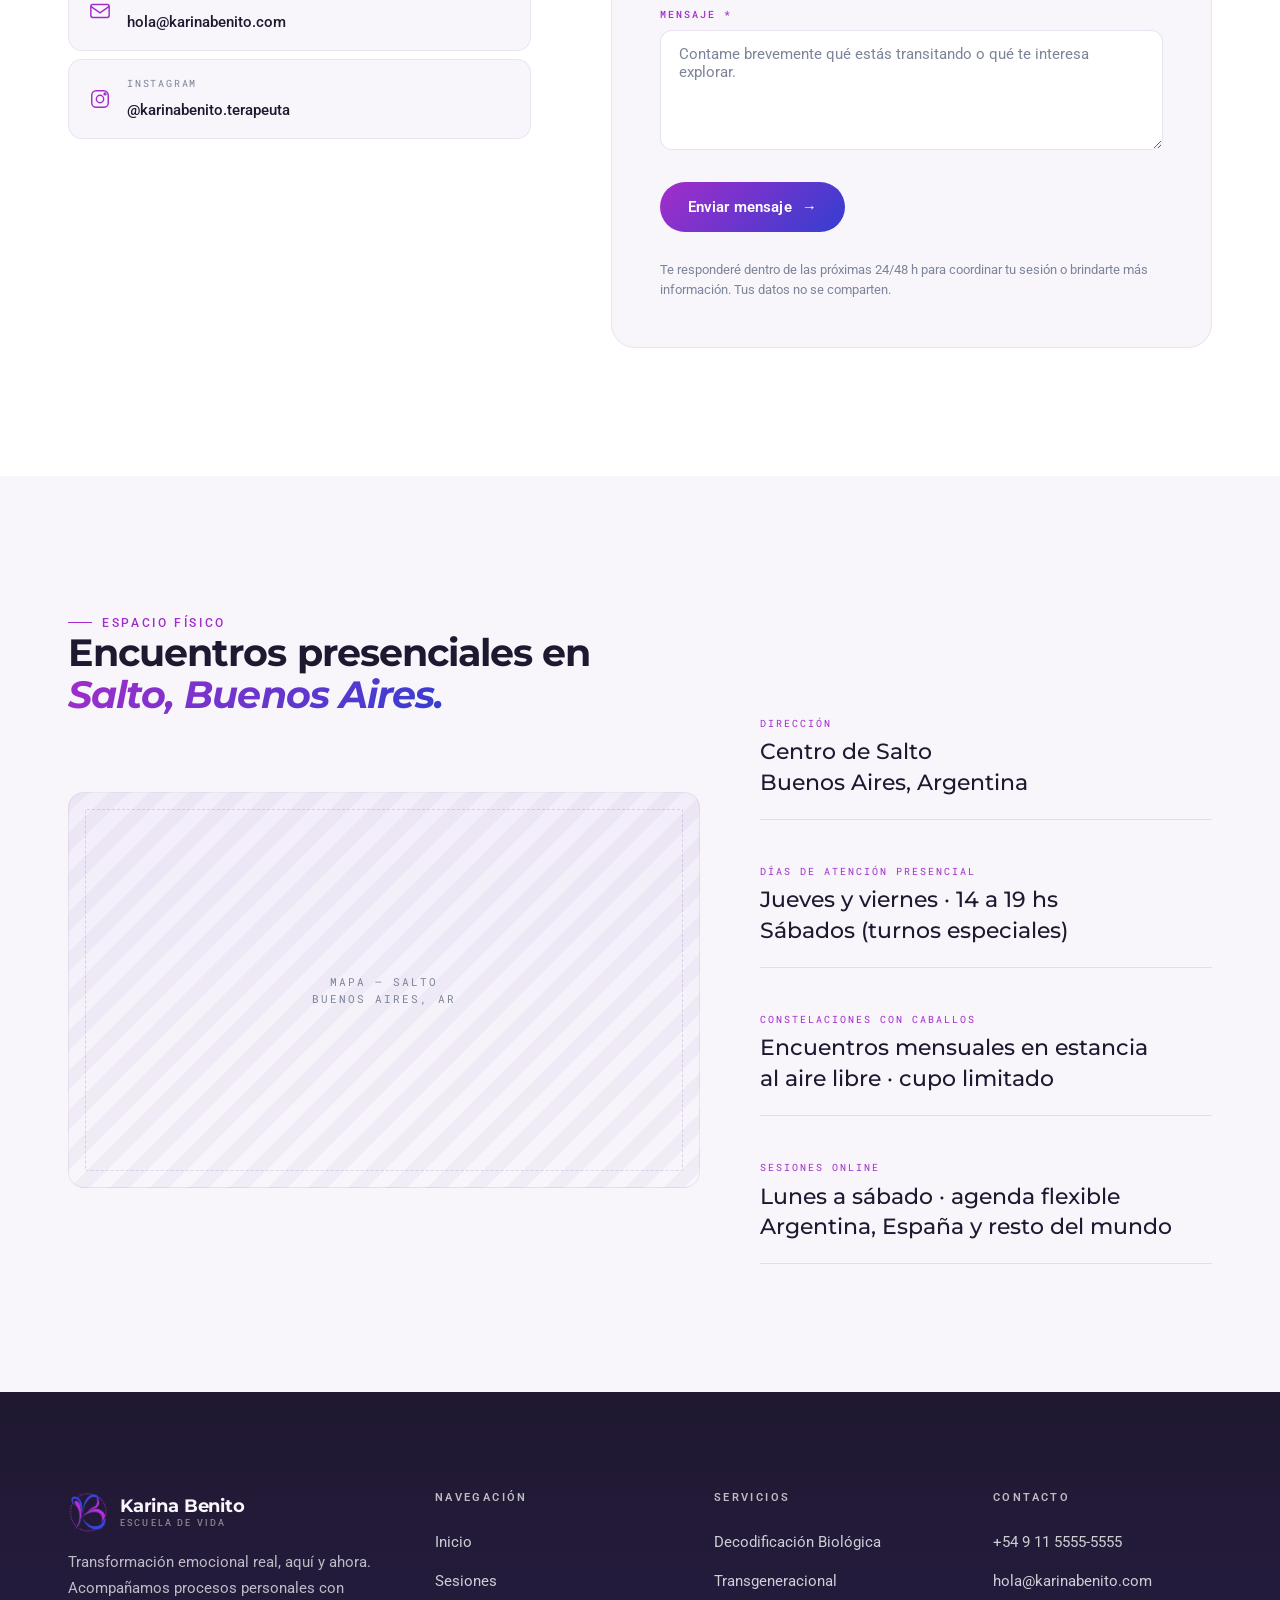
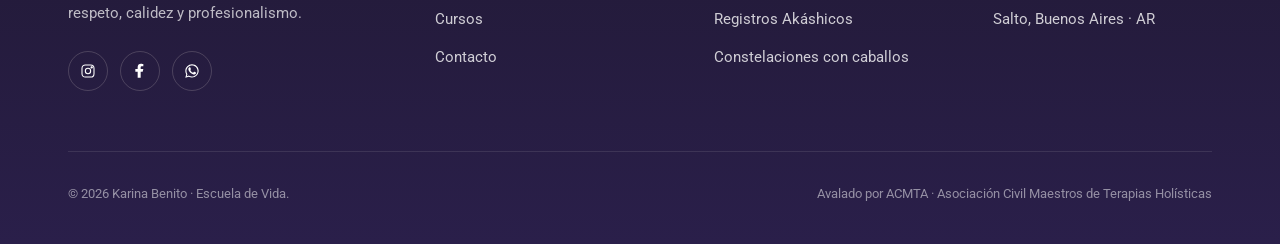
<file: contacto.html>
<!DOCTYPE html>
<html lang="es">
<head>
<meta charset="UTF-8" />
<meta name="viewport" content="width=device-width, initial-scale=1.0" />
<title>Contacto · Karina Benito</title>
<link rel="preconnect" href="https://fonts.googleapis.com" />
<link rel="preconnect" href="https://fonts.gstatic.com" crossorigin />
<link href="https://fonts.googleapis.com/css2?family=Montserrat:ital,wght@0,400;0,500;0,600;0,700;0,800;0,900;1,500;1,700&family=Poppins:ital,wght@0,300;0,400;0,500;0,600;0,700;1,400;1,500&family=Roboto:ital,wght@0,300;0,400;0,500;0,700;1,400&family=Roboto+Mono:wght@400;500&display=swap" rel="stylesheet" />
<link rel="stylesheet" href="styles.css" />
<link rel="stylesheet" href="contacto.css" />
</head>
<body data-screen-label="Contacto">

<header class="site-header scrolled">
  <div class="container nav">
    <a href="index.html" class="brand">
      <img src="assets/logo.webp" alt="Karina Benito" />
      <span class="brand-text"><span class="brand-name">Karina Benito</span><span class="brand-sub">Escuela de Vida</span></span>
    </a>
    <nav class="nav-links">
      <a href="index.html">Inicio</a>
      <a href="sesiones.html">Sesiones</a>
      <a href="cursos.html">Cursos</a>
      <a href="contacto.html" class="active">Contacto</a>
    </nav>
    <a href="contacto.html" class="nav-cta">Reservar sesión →</a>
    <button class="menu-btn" aria-label="Menú"><svg viewBox="0 0 24 24" fill="none" stroke="currentColor" stroke-width="2"><path d="M3 6h18M3 12h18M3 18h18"/></svg></button>
  </div>
</header>

<div class="mobile-nav">
  <div class="top">
    <a href="index.html" class="brand"><img src="assets/logo.webp" alt="Karina Benito" /><span class="brand-text"><span class="brand-name">Karina Benito</span><span class="brand-sub">Escuela de Vida</span></span></a>
    <button class="menu-btn mobile-close" aria-label="Cerrar"><svg viewBox="0 0 24 24" fill="none" stroke="currentColor" stroke-width="2"><path d="M6 6l12 12M6 18L18 6"/></svg></button>
  </div>
  <div class="links"><a href="index.html">Inicio</a><a href="sesiones.html">Sesiones</a><a href="cursos.html">Cursos</a><a href="contacto.html">Contacto</a></div>
</div>

<section class="page-hero contact-hero">
  <div class="dotted-ring" style="top: -120px; right: -180px;"></div>
  <div class="container">
    <span class="eyebrow reveal">Reservas y consultas</span>
    <h1 class="reveal">¿Querés reservar<br/>una <em class="italic-serif">sesión?</em></h1>
    <p class="reveal">Estoy para acompañarte en tu proceso. Completá el formulario y te respondo a la brevedad con disponibilidad, detalles y próximos pasos.</p>
  </div>
</section>

<!-- CONTACT GRID -->
<section class="contact-section">
  <div class="container contact-grid">

    <aside class="contact-info reveal">
      <h3>Podés escribir para</h3>
      <ul class="topics">
        <li>Constelaciones Familiares</li>
        <li>Tarot Terapéutico</li>
        <li>Terapia Transgeneracional</li>
        <li>Decodificación Biológica</li>
        <li>Sesiones Online</li>
        <li>Consultas generales sobre servicios o turnos</li>
      </ul>

      <div class="info-block">
        <h4>Modalidad</h4>
        <p>Online o presencial (según disponibilidad)</p>
      </div>
      <div class="info-block">
        <h4>Duración</h4>
        <p>Sesiones individuales: 60–90 min<br/>Encuentros grupales: 3–5 hs</p>
      </div>
      <div class="info-block">
        <h4>Tiempo de respuesta</h4>
        <p>24 a 48 horas hábiles</p>
      </div>
      <div class="info-block">
        <h4>Reserva</h4>
        <p>Reserva previa obligatoria. Recibirás confirmación con todos los detalles.</p>
      </div>

      <div class="contact-direct">
        <a href="#" class="direct-link">
          <svg viewBox="0 0 24 24" fill="currentColor"><path d="M17.5 14c-.3-.1-1.7-.8-2-.9-.3-.1-.4-.1-.6.1-.2.3-.7.9-.9 1.1-.2.2-.3.2-.6.1-.3-.1-1.2-.4-2.3-1.4-.8-.7-1.4-1.7-1.6-2-.2-.3 0-.4.1-.6.1-.1.3-.3.4-.5.1-.2.2-.3.3-.5.1-.2 0-.4 0-.5-.1-.1-.6-1.5-.9-2-.2-.5-.5-.4-.6-.4h-.5c-.2 0-.5.1-.7.4-.3.3-1 1-1 2.4 0 1.4 1 2.8 1.2 3 .1.2 2 3 4.8 4.2.7.3 1.2.5 1.6.6.7.2 1.3.2 1.8.1.5-.1 1.7-.7 1.9-1.4.2-.7.2-1.2.2-1.4-.1-.1-.3-.2-.6-.3zM12 2C6.5 2 2 6.5 2 12c0 1.8.5 3.5 1.3 5L2 22l5.2-1.4c1.4.8 3.1 1.2 4.8 1.2 5.5 0 10-4.5 10-10S17.5 2 12 2z"/></svg>
          <div><span>WhatsApp</span><strong>+54 9 11 5555-5555</strong></div>
        </a>
        <a href="#" class="direct-link">
          <svg viewBox="0 0 24 24" fill="none" stroke="currentColor" stroke-width="1.6"><rect x="2" y="5" width="20" height="14" rx="2"/><path d="M2 7l10 7 10-7"/></svg>
          <div><span>Email</span><strong>hola@karinabenito.com</strong></div>
        </a>
        <a href="#" class="direct-link">
          <svg viewBox="0 0 24 24" fill="none" stroke="currentColor" stroke-width="1.6"><rect x="3" y="3" width="18" height="18" rx="5"/><circle cx="12" cy="12" r="4"/><circle cx="17.5" cy="6.5" r="1" fill="currentColor"/></svg>
          <div><span>Instagram</span><strong>@karinabenito.terapeuta</strong></div>
        </a>
      </div>
    </aside>

    <div class="contact-form-wrap reveal">
      <span class="eyebrow">Escribime</span>
      <h2>Contame qué te <em class="italic-serif">trae acá.</em></h2>

      <form class="contact-form" data-contact-form>
        <div class="field">
          <label for="name">Nombre completo *</label>
          <input id="name" name="name" type="text" placeholder="Tu nombre" required />
        </div>
        <div class="grid-2">
          <div class="field">
            <label for="email">Email *</label>
            <input id="email" name="email" type="email" placeholder="tu@correo.com" required />
          </div>
          <div class="field">
            <label for="phone">Teléfono</label>
            <input id="phone" name="phone" type="tel" placeholder="+54 9 11 5555-5555" />
          </div>
        </div>
        <div class="field">
          <label for="type">Tipo de sesión</label>
          <select id="type" name="type">
            <option>Constelaciones Familiares</option>
            <option>Tarot Terapéutico</option>
            <option>Terapia Transgeneracional</option>
            <option>Decodificación Biológica</option>
            <option>Registros Akáshicos</option>
            <option>Constelaciones con caballos</option>
            <option>Sesión Online</option>
            <option>Otra consulta</option>
          </select>
        </div>
        <div class="field">
          <label>Modalidad preferida</label>
          <div class="radio-group">
            <label class="radio"><input type="radio" name="modality" value="online" checked /><span>Online</span></label>
            <label class="radio"><input type="radio" name="modality" value="presencial" /><span>Presencial</span></label>
            <label class="radio"><input type="radio" name="modality" value="ambas" /><span>Cualquiera</span></label>
          </div>
        </div>

        <div class="field">
          <label>Elegí día y horario *</label>
          <div class="schedule-picker">
            <div class="day-picker" data-day-picker>
              <button type="button" class="day-arrow" data-day-prev aria-label="Semana anterior">
                <svg viewBox="0 0 24 24" fill="none" stroke="currentColor" stroke-width="1.6"><path d="M15 6l-6 6 6 6"/></svg>
              </button>
              <div class="day-track" data-day-track></div>
              <button type="button" class="day-arrow" data-day-next aria-label="Semana siguiente">
                <svg viewBox="0 0 24 24" fill="none" stroke="currentColor" stroke-width="1.6"><path d="M9 6l6 6-6 6"/></svg>
              </button>
            </div>
            <div class="slot-header">
              <span class="slot-label" data-slot-label>Seleccioná un día</span>
              <span class="slot-zone">Zona horaria · ART (GMT-3)</span>
            </div>
            <div class="slot-grid" data-slot-grid>
              <span class="slot-empty">Elegí primero un día disponible.</span>
            </div>
            <input type="hidden" name="date" data-date-input />
            <input type="hidden" name="time" data-time-input />
          </div>
        </div>

        <div class="field">
          <label for="message">Mensaje *</label>
          <textarea id="message" name="message" rows="5" placeholder="Contame brevemente qué estás transitando o qué te interesa explorar." required></textarea>
        </div>
        <div class="field-actions">
          <button type="submit" class="btn btn-primary">Enviar mensaje <span class="btn-arrow">→</span></button>
          <span class="form-status"></span>
        </div>
        <p class="legal-note">Te responderé dentro de las próximas 24/48 h para coordinar tu sesión o brindarte más información. Tus datos no se comparten.</p>
      </form>
    </div>

  </div>
</section>

<!-- LOCATION -->
<section class="location">
  <div class="container">
    <div class="section-head reveal">
      <span class="eyebrow">Espacio físico</span>
      <h2>Encuentros presenciales en<br/><em class="italic-serif">Salto, Buenos Aires.</em></h2>
    </div>
    <div class="location-grid reveal">
      <div class="map-card">
        <div class="placeholder" style="aspect-ratio: 16/10; border-radius: 16px;">MAPA — Salto<br/>Buenos Aires, AR</div>
      </div>
      <div class="location-info">
        <div class="info-row">
          <span class="info-label">Dirección</span>
          <strong>Centro de Salto<br/>Buenos Aires, Argentina</strong>
        </div>
        <div class="info-row">
          <span class="info-label">Días de atención presencial</span>
          <strong>Jueves y viernes · 14 a 19 hs<br/>Sábados (turnos especiales)</strong>
        </div>
        <div class="info-row">
          <span class="info-label">Constelaciones con caballos</span>
          <strong>Encuentros mensuales en estancia<br/>al aire libre · cupo limitado</strong>
        </div>
        <div class="info-row">
          <span class="info-label">Sesiones online</span>
          <strong>Lunes a sábado · agenda flexible<br/>Argentina, España y resto del mundo</strong>
        </div>
      </div>
    </div>
  </div>
</section>

<footer>
  <div class="container">
    <div class="grid">
      <div class="brand-block">
        <a href="index.html" class="brand brand-light"><img src="assets/logo.webp" alt="Karina Benito" /><span class="brand-text"><span class="brand-name">Karina Benito</span><span class="brand-sub">Escuela de Vida</span></span></a>
        <p>Transformación emocional real, aquí y ahora. Acompañamos procesos personales con respeto, calidez y profesionalismo.</p>
        <div class="socials">
          <a href="#" aria-label="Instagram"><svg viewBox="0 0 24 24" fill="none" stroke="currentColor" stroke-width="1.6"><rect x="3" y="3" width="18" height="18" rx="5"/><circle cx="12" cy="12" r="4"/><circle cx="17.5" cy="6.5" r="1" fill="currentColor"/></svg></a>
          <a href="#" aria-label="Facebook"><svg viewBox="0 0 24 24" fill="currentColor"><path d="M13 22v-9h3l1-4h-4V6.5C13 5.5 13.5 5 14.5 5H17V1.5C16.5 1.4 15 1 13.5 1c-3 0-5 1.8-5 5v3H5v4h3.5v9H13z"/></svg></a>
          <a href="#" aria-label="WhatsApp"><svg viewBox="0 0 24 24" fill="currentColor"><path d="M17.5 14c-.3-.1-1.7-.8-2-.9-.3-.1-.4-.1-.6.1-.2.3-.7.9-.9 1.1-.2.2-.3.2-.6.1-.3-.1-1.2-.4-2.3-1.4-.8-.7-1.4-1.7-1.6-2-.2-.3 0-.4.1-.6.1-.1.3-.3.4-.5.1-.2.2-.3.3-.5.1-.2 0-.4 0-.5-.1-.1-.6-1.5-.9-2-.2-.5-.5-.4-.6-.4h-.5c-.2 0-.5.1-.7.4-.3.3-1 1-1 2.4 0 1.4 1 2.8 1.2 3 .1.2 2 3 4.8 4.2.7.3 1.2.5 1.6.6.7.2 1.3.2 1.8.1.5-.1 1.7-.7 1.9-1.4.2-.7.2-1.2.2-1.4-.1-.1-.3-.2-.6-.3zM12 2C6.5 2 2 6.5 2 12c0 1.8.5 3.5 1.3 5L2 22l5.2-1.4c1.4.8 3.1 1.2 4.8 1.2 5.5 0 10-4.5 10-10S17.5 2 12 2zm0 18.3c-1.5 0-3-.4-4.3-1.2l-.3-.2-3.1.8.8-3-.2-.3C4.1 15 3.7 13.5 3.7 12c0-4.6 3.7-8.3 8.3-8.3s8.3 3.7 8.3 8.3-3.7 8.3-8.3 8.3z"/></svg></a>
        </div>
      </div>
      <div><h4>Navegación</h4><ul><li><a href="index.html">Inicio</a></li><li><a href="sesiones.html">Sesiones</a></li><li><a href="cursos.html">Cursos</a></li><li><a href="contacto.html">Contacto</a></li></ul></div>
      <div><h4>Servicios</h4><ul><li><a href="sesiones.html#decodificacion">Decodificación Biológica</a></li><li><a href="sesiones.html#transgeneracional">Transgeneracional</a></li><li><a href="sesiones.html#akashicos">Registros Akáshicos</a></li><li><a href="sesiones.html#caballos">Constelaciones con caballos</a></li></ul></div>
      <div><h4>Contacto</h4><ul><li><a href="#">+54 9 11 5555-5555</a></li><li><a href="#">hola@karinabenito.com</a></li><li><a href="#">Salto, Buenos Aires · AR</a></li></ul></div>
    </div>
    <div class="legal"><span>© 2026 Karina Benito · Escuela de Vida.</span><span>Avalado por ACMTA · Asociación Civil Maestros de Terapias Holísticas</span></div>
  </div>
</footer>

<script src="script.js"></script>
</body>
</html>
</file>
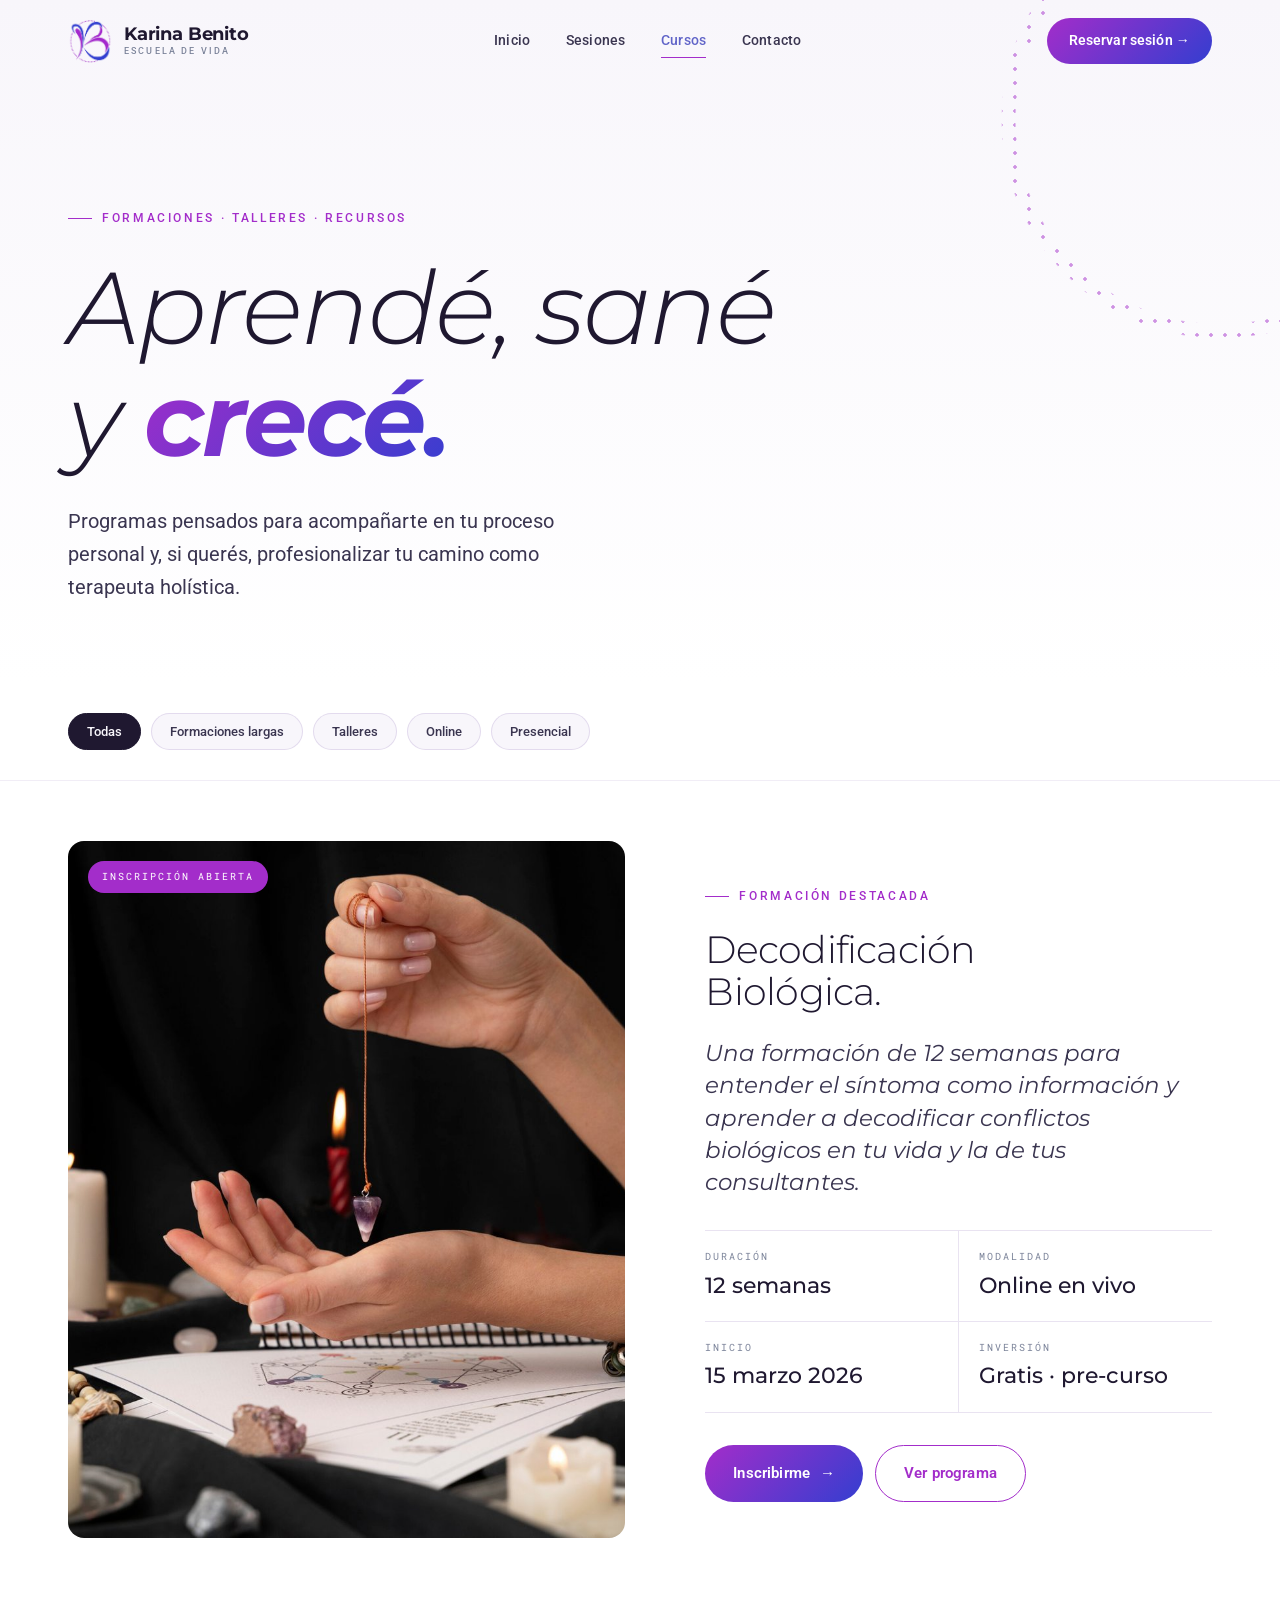
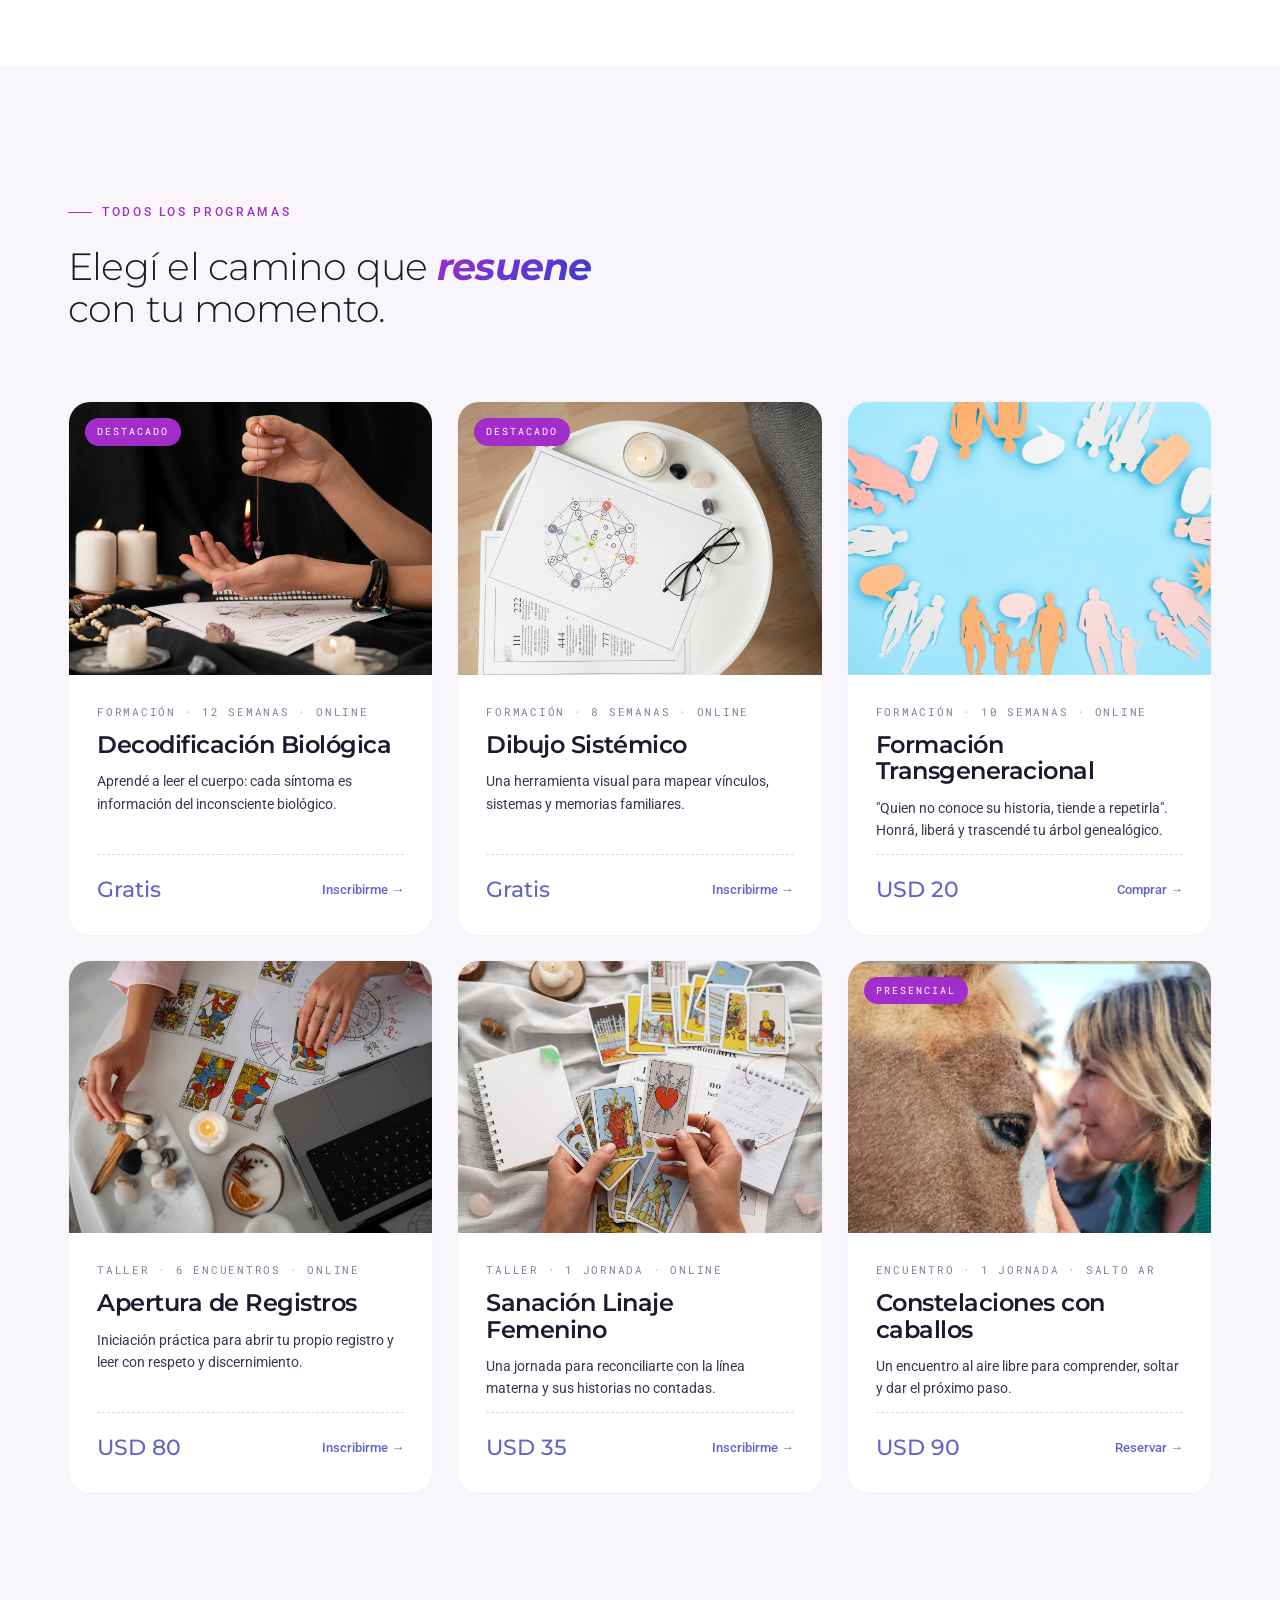
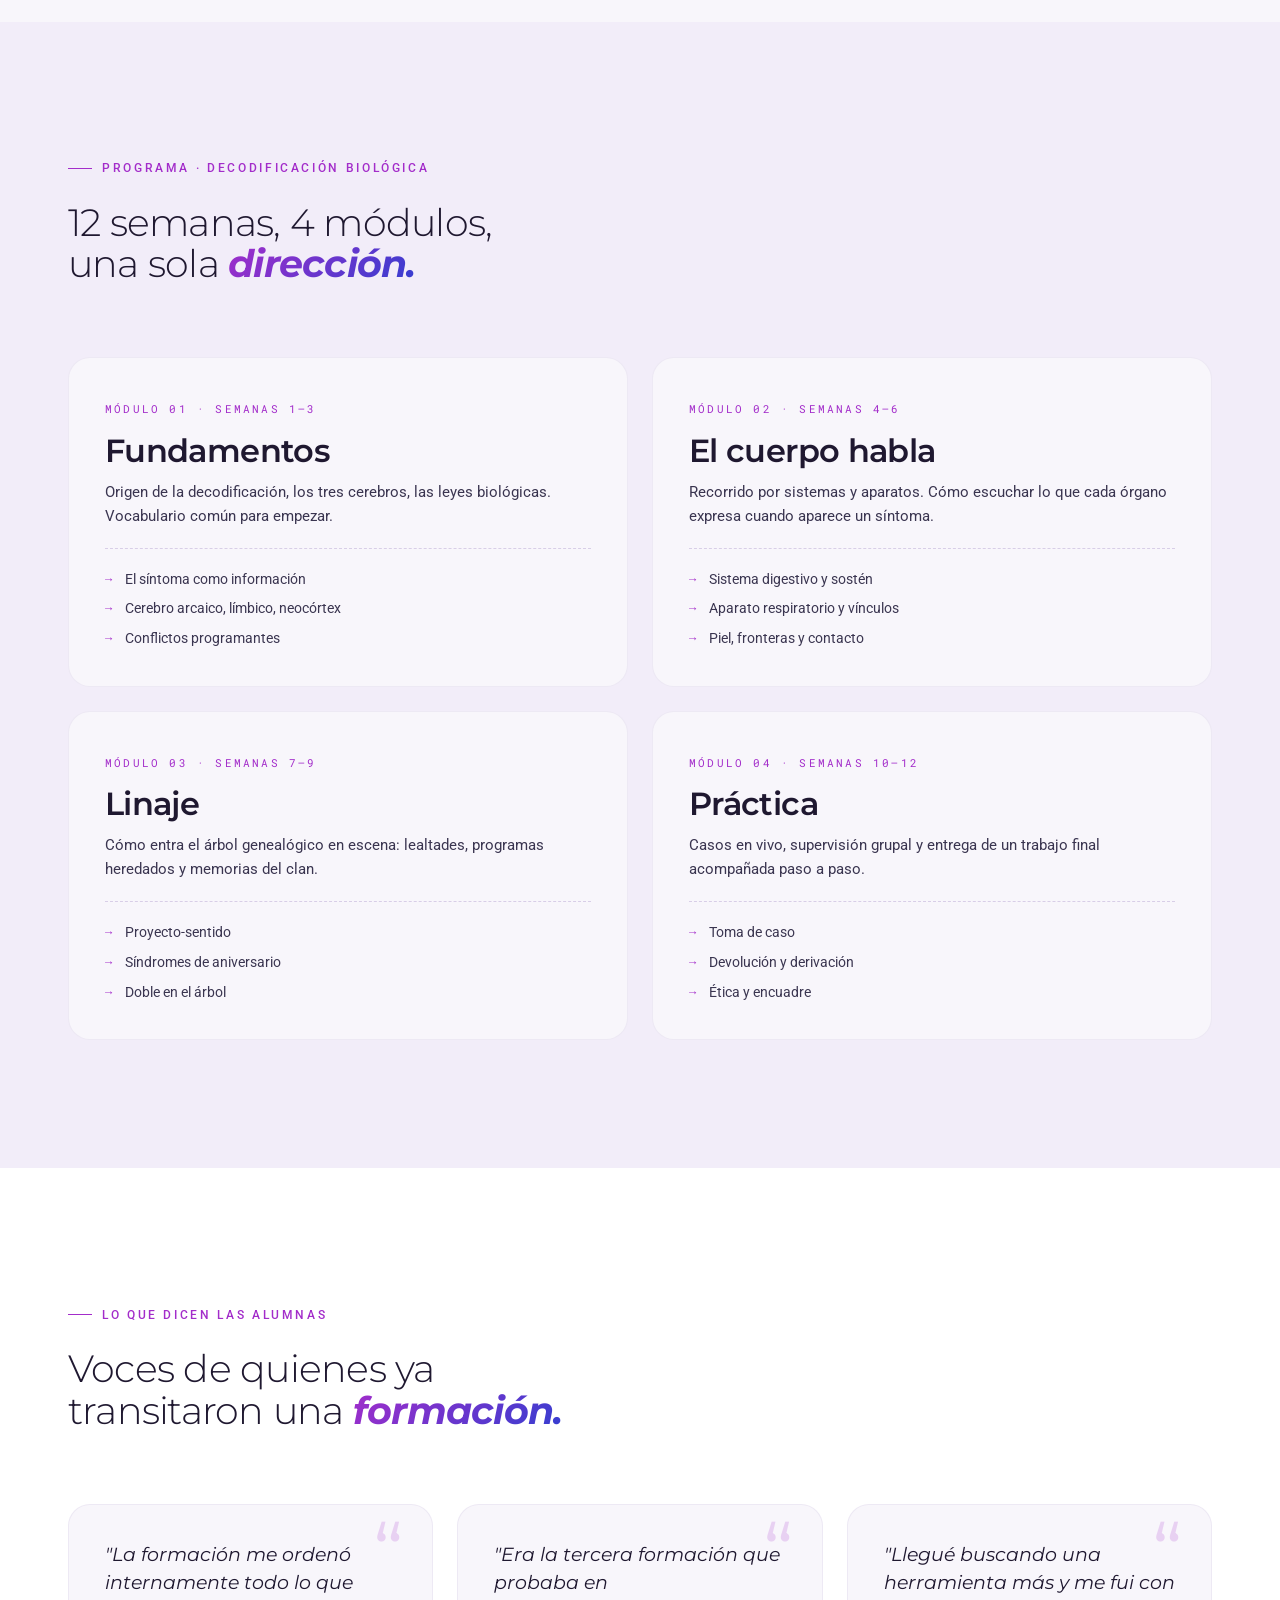
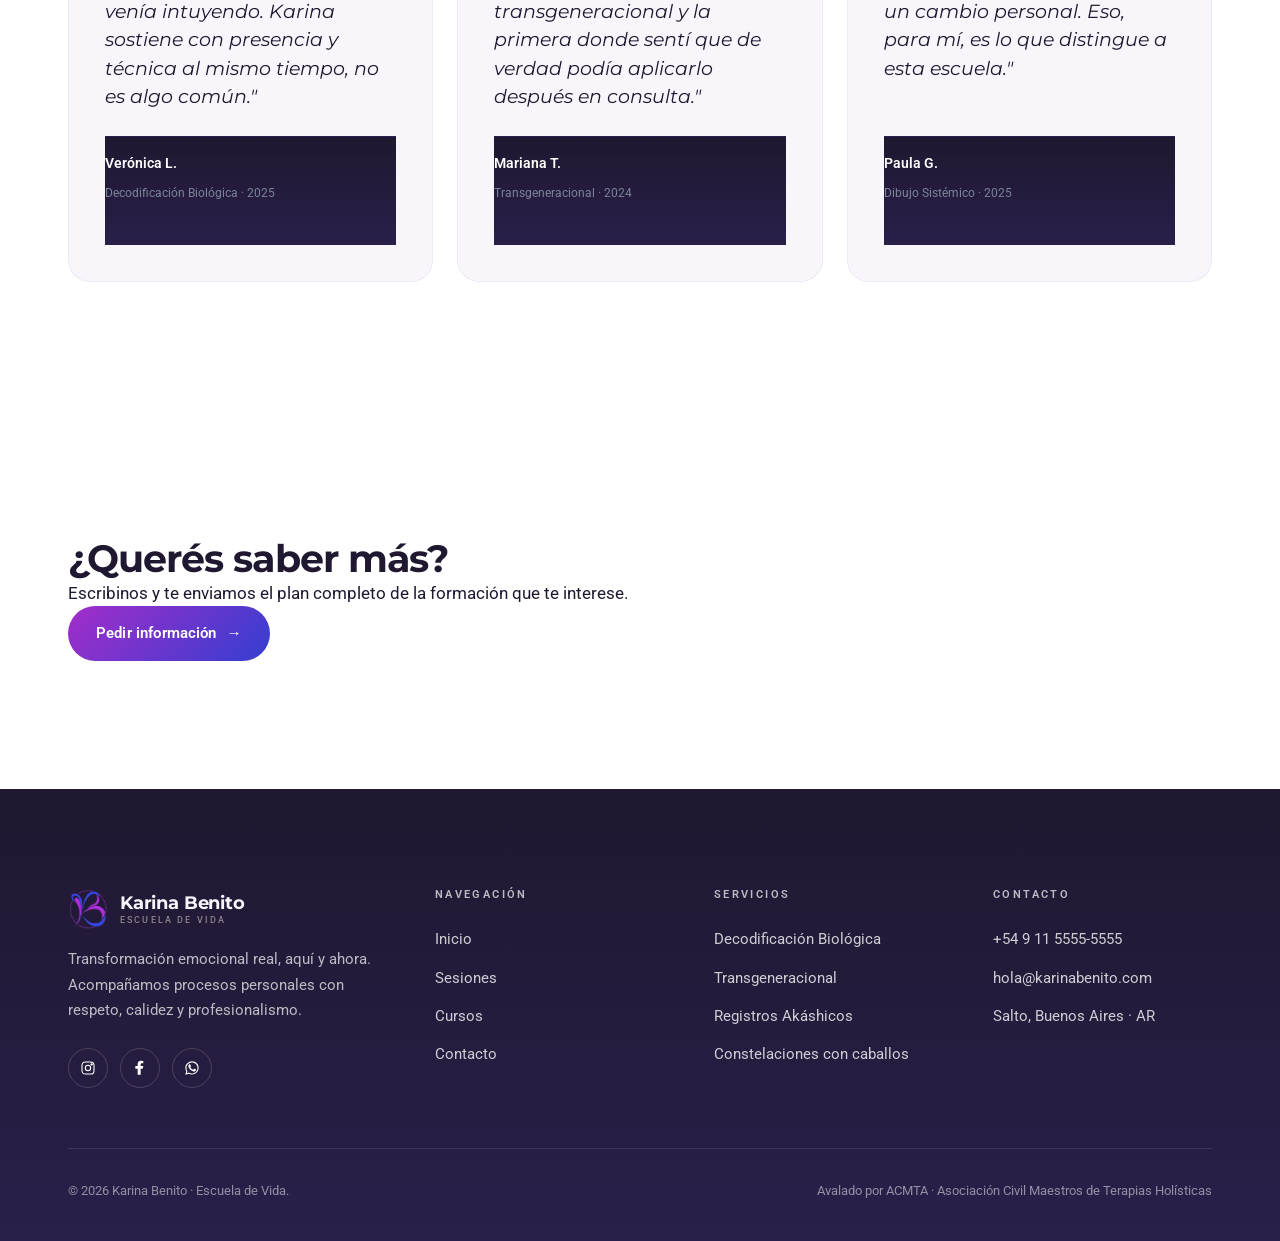
<file: cursos.html>
<!DOCTYPE html>
<html lang="es">
<head>
<meta charset="UTF-8" />
<meta name="viewport" content="width=device-width, initial-scale=1.0" />
<title>Cursos · Karina Benito</title>
<link rel="preconnect" href="https://fonts.googleapis.com" />
<link rel="preconnect" href="https://fonts.gstatic.com" crossorigin />
<link href="https://fonts.googleapis.com/css2?family=Montserrat:ital,wght@0,400;0,500;0,600;0,700;0,800;0,900;1,500;1,700&family=Poppins:ital,wght@0,300;0,400;0,500;0,600;0,700;1,400;1,500&family=Roboto:ital,wght@0,300;0,400;0,500;0,700;1,400&family=Roboto+Mono:wght@400;500&display=swap" rel="stylesheet" />
<link rel="stylesheet" href="styles.css" />
<link rel="stylesheet" href="home.css" />
<link rel="stylesheet" href="cursos.css" />
</head>
<body data-screen-label="Cursos">

<header class="site-header scrolled">
  <div class="container nav">
    <a href="index.html" class="brand">
      <img src="assets/logo.webp" alt="Karina Benito" />
      <span class="brand-text"><span class="brand-name">Karina Benito</span><span class="brand-sub">Escuela de Vida</span></span>
    </a>
    <nav class="nav-links">
      <a href="index.html">Inicio</a>
      <a href="sesiones.html">Sesiones</a>
      <a href="cursos.html" class="active">Cursos</a>
      <a href="contacto.html">Contacto</a>
    </nav>
    <a href="contacto.html" class="nav-cta">Reservar sesión →</a>
    <button class="menu-btn" aria-label="Menú"><svg viewBox="0 0 24 24" fill="none" stroke="currentColor" stroke-width="2"><path d="M3 6h18M3 12h18M3 18h18"/></svg></button>
  </div>
</header>

<div class="mobile-nav">
  <div class="top">
    <a href="index.html" class="brand"><img src="assets/logo.webp" alt="Karina Benito" /><span class="brand-text"><span class="brand-name">Karina Benito</span><span class="brand-sub">Escuela de Vida</span></span></a>
    <button class="menu-btn mobile-close" aria-label="Cerrar"><svg viewBox="0 0 24 24" fill="none" stroke="currentColor" stroke-width="2"><path d="M6 6l12 12M6 18L18 6"/></svg></button>
  </div>
  <div class="links"><a href="index.html">Inicio</a><a href="sesiones.html">Sesiones</a><a href="cursos.html">Cursos</a><a href="contacto.html">Contacto</a></div>
</div>

<section class="page-hero">
  <div class="dotted-ring" style="top: -120px; right: -180px;"></div>
  <div class="container">
    <span class="eyebrow reveal">Formaciones · Talleres · Recursos</span>
    <h1 class="reveal">Aprendé, sané<br/>y <em class="italic-serif">crecé.</em></h1>
    <p class="reveal">Programas pensados para acompañarte en tu proceso personal y, si querés, profesionalizar tu camino como terapeuta holística.</p>
  </div>
</section>

<!-- Filters -->
<section class="cursos-filters">
  <div class="container">
    <div class="filters-row reveal">
      <button class="chip active" data-filter="all">Todas</button>
      <button class="chip" data-filter="formacion">Formaciones largas</button>
      <button class="chip" data-filter="taller">Talleres</button>
      <button class="chip" data-filter="online">Online</button>
      <button class="chip" data-filter="presencial">Presencial</button>
    </div>
  </div>
</section>

<!-- Featured course -->
<section class="featured-course">
  <div class="container featured-grid reveal">
    <div class="featured-img">
      <img src="assets/numerologia-pendulo.jpg" alt="Decodificación Biológica" style="position:absolute; inset:0; width:100%; height:100%; object-fit:cover; border-radius:16px;" />
      <span class="featured-badge">Inscripción abierta</span>
    </div>
    <div class="featured-text">
      <span class="eyebrow">Formación destacada</span>
      <h2>Decodificación<br/>Biológica.</h2>
      <p class="lead">Una formación de 12 semanas para entender el síntoma como información y aprender a decodificar conflictos biológicos en tu vida y la de tus consultantes.</p>
      <div class="featured-meta">
        <div><span>Duración</span><strong>12 semanas</strong></div>
        <div><span>Modalidad</span><strong>Online en vivo</strong></div>
        <div><span>Inicio</span><strong>15 marzo 2026</strong></div>
        <div><span>Inversión</span><strong>Gratis · pre-curso</strong></div>
      </div>
      <div class="featured-cta">
        <a href="contacto.html" class="btn btn-primary">Inscribirme <span class="btn-arrow">→</span></a>
        <a href="#programa" class="btn btn-outline">Ver programa</a>
      </div>
    </div>
  </div>
</section>

<!-- All courses grid -->
<section class="all-courses">
  <div class="container">
    <div class="section-head reveal">
      <span class="eyebrow">Todos los programas</span>
      <h2>Elegí el camino que <em class="italic-serif">resuene</em><br/>con tu momento.</h2>
    </div>
    <div class="courses-grid reveal-stagger">

      <article class="course-card">
        <div class="course-img"><img src="assets/numerologia-pendulo.jpg" alt="Decodificación Biológica" /><span class="course-tag">Destacado</span></div>
        <div class="course-body">
          <span class="course-cat">Formación · 12 semanas · Online</span>
          <h3>Decodificación Biológica</h3>
          <p>Aprendé a leer el cuerpo: cada síntoma es información del inconsciente biológico.</p>
          <div class="course-foot"><span class="course-price">Gratis</span><a href="contacto.html" class="course-link">Inscribirme →</a></div>
        </div>
      </article>

      <article class="course-card">
        <div class="course-img"><img src="assets/numerologia-mapa.jpg" alt="Dibujo Sistémico" /><span class="course-tag">Destacado</span></div>
        <div class="course-body">
          <span class="course-cat">Formación · 8 semanas · Online</span>
          <h3>Dibujo Sistémico</h3>
          <p>Una herramienta visual para mapear vínculos, sistemas y memorias familiares.</p>
          <div class="course-foot"><span class="course-price">Gratis</span><a href="contacto.html" class="course-link">Inscribirme →</a></div>
        </div>
      </article>

      <article class="course-card">
        <div class="course-img"><img src="assets/familia-constelacion.jpg" alt="Transgeneracional" /></div>
        <div class="course-body">
          <span class="course-cat">Formación · 10 semanas · Online</span>
          <h3>Formación Transgeneracional</h3>
          <p>"Quien no conoce su historia, tiende a repetirla". Honrá, liberá y trascendé tu árbol genealógico.</p>
          <div class="course-foot"><span class="course-price">USD 20</span><a href="contacto.html" class="course-link">Comprar →</a></div>
        </div>
      </article>

      <article class="course-card">
        <div class="course-img"><img src="assets/tarot-laptop.jpg" alt="Registros Akáshicos" /></div>
        <div class="course-body">
          <span class="course-cat">Taller · 6 encuentros · Online</span>
          <h3>Apertura de Registros</h3>
          <p>Iniciación práctica para abrir tu propio registro y leer con respeto y discernimiento.</p>
          <div class="course-foot"><span class="course-price">USD 80</span><a href="contacto.html" class="course-link">Inscribirme →</a></div>
        </div>
      </article>

      <article class="course-card">
        <div class="course-img"><img src="assets/tarot-cartas.jpg" alt="Linaje Femenino" /></div>
        <div class="course-body">
          <span class="course-cat">Taller · 1 jornada · Online</span>
          <h3>Sanación Linaje Femenino</h3>
          <p>Una jornada para reconciliarte con la línea materna y sus historias no contadas.</p>
          <div class="course-foot"><span class="course-price">USD 35</span><a href="contacto.html" class="course-link">Inscribirme →</a></div>
        </div>
      </article>

      <article class="course-card">
        <div class="course-img"><img src="assets/karina-caballo.png" alt="Constelaciones con caballos" /><span class="course-tag">Presencial</span></div>
        <div class="course-body">
          <span class="course-cat">Encuentro · 1 jornada · Salto AR</span>
          <h3>Constelaciones con caballos</h3>
          <p>Un encuentro al aire libre para comprender, soltar y dar el próximo paso.</p>
          <div class="course-foot"><span class="course-price">USD 90</span><a href="contacto.html" class="course-link">Reservar →</a></div>
        </div>
      </article>

    </div>
  </div>
</section>

<!-- PROGRAMA / SYLLABUS -->
<section class="syllabus" id="programa">
  <div class="container">
    <div class="section-head reveal">
      <span class="eyebrow">Programa · Decodificación Biológica</span>
      <h2>12 semanas, 4 módulos,<br/>una sola <em class="italic-serif">dirección.</em></h2>
    </div>
    <div class="syllabus-grid reveal-stagger">
      <div class="module">
        <span class="module-num">Módulo 01 · Semanas 1–3</span>
        <h3>Fundamentos</h3>
        <p>Origen de la decodificación, los tres cerebros, las leyes biológicas. Vocabulario común para empezar.</p>
        <ul><li>El síntoma como información</li><li>Cerebro arcaico, límbico, neocórtex</li><li>Conflictos programantes</li></ul>
      </div>
      <div class="module">
        <span class="module-num">Módulo 02 · Semanas 4–6</span>
        <h3>El cuerpo habla</h3>
        <p>Recorrido por sistemas y aparatos. Cómo escuchar lo que cada órgano expresa cuando aparece un síntoma.</p>
        <ul><li>Sistema digestivo y sostén</li><li>Aparato respiratorio y vínculos</li><li>Piel, fronteras y contacto</li></ul>
      </div>
      <div class="module">
        <span class="module-num">Módulo 03 · Semanas 7–9</span>
        <h3>Linaje</h3>
        <p>Cómo entra el árbol genealógico en escena: lealtades, programas heredados y memorias del clan.</p>
        <ul><li>Proyecto-sentido</li><li>Síndromes de aniversario</li><li>Doble en el árbol</li></ul>
      </div>
      <div class="module">
        <span class="module-num">Módulo 04 · Semanas 10–12</span>
        <h3>Práctica</h3>
        <p>Casos en vivo, supervisión grupal y entrega de un trabajo final acompañada paso a paso.</p>
        <ul><li>Toma de caso</li><li>Devolución y derivación</li><li>Ética y encuadre</li></ul>
      </div>
    </div>
  </div>
</section>

<!-- TESTIMONIOS de cursos -->
<section class="course-testimonials">
  <div class="container">
    <div class="section-head reveal">
      <span class="eyebrow">Lo que dicen las alumnas</span>
      <h2>Voces de quienes ya<br/>transitaron una <em class="italic-serif">formación.</em></h2>
    </div>
    <div class="testimonials-grid reveal-stagger">
      <article class="t-card">
        <p>"La formación me ordenó internamente todo lo que venía intuyendo. Karina sostiene con presencia y técnica al mismo tiempo, no es algo común."</p>
        <footer><strong>Verónica L.</strong><span>Decodificación Biológica · 2025</span></footer>
      </article>
      <article class="t-card">
        <p>"Era la tercera formación que probaba en transgeneracional y la primera donde sentí que de verdad podía aplicarlo después en consulta."</p>
        <footer><strong>Mariana T.</strong><span>Transgeneracional · 2024</span></footer>
      </article>
      <article class="t-card">
        <p>"Llegué buscando una herramienta más y me fui con un cambio personal. Eso, para mí, es lo que distingue a esta escuela."</p>
        <footer><strong>Paula G.</strong><span>Dibujo Sistémico · 2025</span></footer>
      </article>
    </div>
  </div>
</section>

<section class="cta-band">
  <div class="container reveal">
    <h2>¿Querés saber más?</h2>
    <p>Escribinos y te enviamos el plan completo de la formación que te interese.</p>
    <a href="contacto.html" class="btn btn-primary">Pedir información <span class="btn-arrow">→</span></a>
  </div>
</section>

<footer>
  <div class="container">
    <div class="grid">
      <div class="brand-block">
        <a href="index.html" class="brand brand-light"><img src="assets/logo.webp" alt="Karina Benito" /><span class="brand-text"><span class="brand-name">Karina Benito</span><span class="brand-sub">Escuela de Vida</span></span></a>
        <p>Transformación emocional real, aquí y ahora. Acompañamos procesos personales con respeto, calidez y profesionalismo.</p>
        <div class="socials">
          <a href="#" aria-label="Instagram"><svg viewBox="0 0 24 24" fill="none" stroke="currentColor" stroke-width="1.6"><rect x="3" y="3" width="18" height="18" rx="5"/><circle cx="12" cy="12" r="4"/><circle cx="17.5" cy="6.5" r="1" fill="currentColor"/></svg></a>
          <a href="#" aria-label="Facebook"><svg viewBox="0 0 24 24" fill="currentColor"><path d="M13 22v-9h3l1-4h-4V6.5C13 5.5 13.5 5 14.5 5H17V1.5C16.5 1.4 15 1 13.5 1c-3 0-5 1.8-5 5v3H5v4h3.5v9H13z"/></svg></a>
          <a href="#" aria-label="WhatsApp"><svg viewBox="0 0 24 24" fill="currentColor"><path d="M17.5 14c-.3-.1-1.7-.8-2-.9-.3-.1-.4-.1-.6.1-.2.3-.7.9-.9 1.1-.2.2-.3.2-.6.1-.3-.1-1.2-.4-2.3-1.4-.8-.7-1.4-1.7-1.6-2-.2-.3 0-.4.1-.6.1-.1.3-.3.4-.5.1-.2.2-.3.3-.5.1-.2 0-.4 0-.5-.1-.1-.6-1.5-.9-2-.2-.5-.5-.4-.6-.4h-.5c-.2 0-.5.1-.7.4-.3.3-1 1-1 2.4 0 1.4 1 2.8 1.2 3 .1.2 2 3 4.8 4.2.7.3 1.2.5 1.6.6.7.2 1.3.2 1.8.1.5-.1 1.7-.7 1.9-1.4.2-.7.2-1.2.2-1.4-.1-.1-.3-.2-.6-.3zM12 2C6.5 2 2 6.5 2 12c0 1.8.5 3.5 1.3 5L2 22l5.2-1.4c1.4.8 3.1 1.2 4.8 1.2 5.5 0 10-4.5 10-10S17.5 2 12 2zm0 18.3c-1.5 0-3-.4-4.3-1.2l-.3-.2-3.1.8.8-3-.2-.3C4.1 15 3.7 13.5 3.7 12c0-4.6 3.7-8.3 8.3-8.3s8.3 3.7 8.3 8.3-3.7 8.3-8.3 8.3z"/></svg></a>
        </div>
      </div>
      <div><h4>Navegación</h4><ul><li><a href="index.html">Inicio</a></li><li><a href="sesiones.html">Sesiones</a></li><li><a href="cursos.html">Cursos</a></li><li><a href="contacto.html">Contacto</a></li></ul></div>
      <div><h4>Servicios</h4><ul><li><a href="sesiones.html#decodificacion">Decodificación Biológica</a></li><li><a href="sesiones.html#transgeneracional">Transgeneracional</a></li><li><a href="sesiones.html#akashicos">Registros Akáshicos</a></li><li><a href="sesiones.html#caballos">Constelaciones con caballos</a></li></ul></div>
      <div><h4>Contacto</h4><ul><li><a href="#">+54 9 11 5555-5555</a></li><li><a href="#">hola@karinabenito.com</a></li><li><a href="#">Salto, Buenos Aires · AR</a></li></ul></div>
    </div>
    <div class="legal"><span>© 2026 Karina Benito · Escuela de Vida.</span><span>Avalado por ACMTA · Asociación Civil Maestros de Terapias Holísticas</span></div>
  </div>
</footer>

<script src="script.js"></script>
<script>
  // Filter chips (visual only — no real filtering since cards are static)
  document.querySelectorAll('.filters-row .chip').forEach(c => {
    c.addEventListener('click', () => {
      document.querySelectorAll('.filters-row .chip').forEach(x => x.classList.remove('active'));
      c.classList.add('active');
    });
  });
</script>
</body>
</html>
</file>
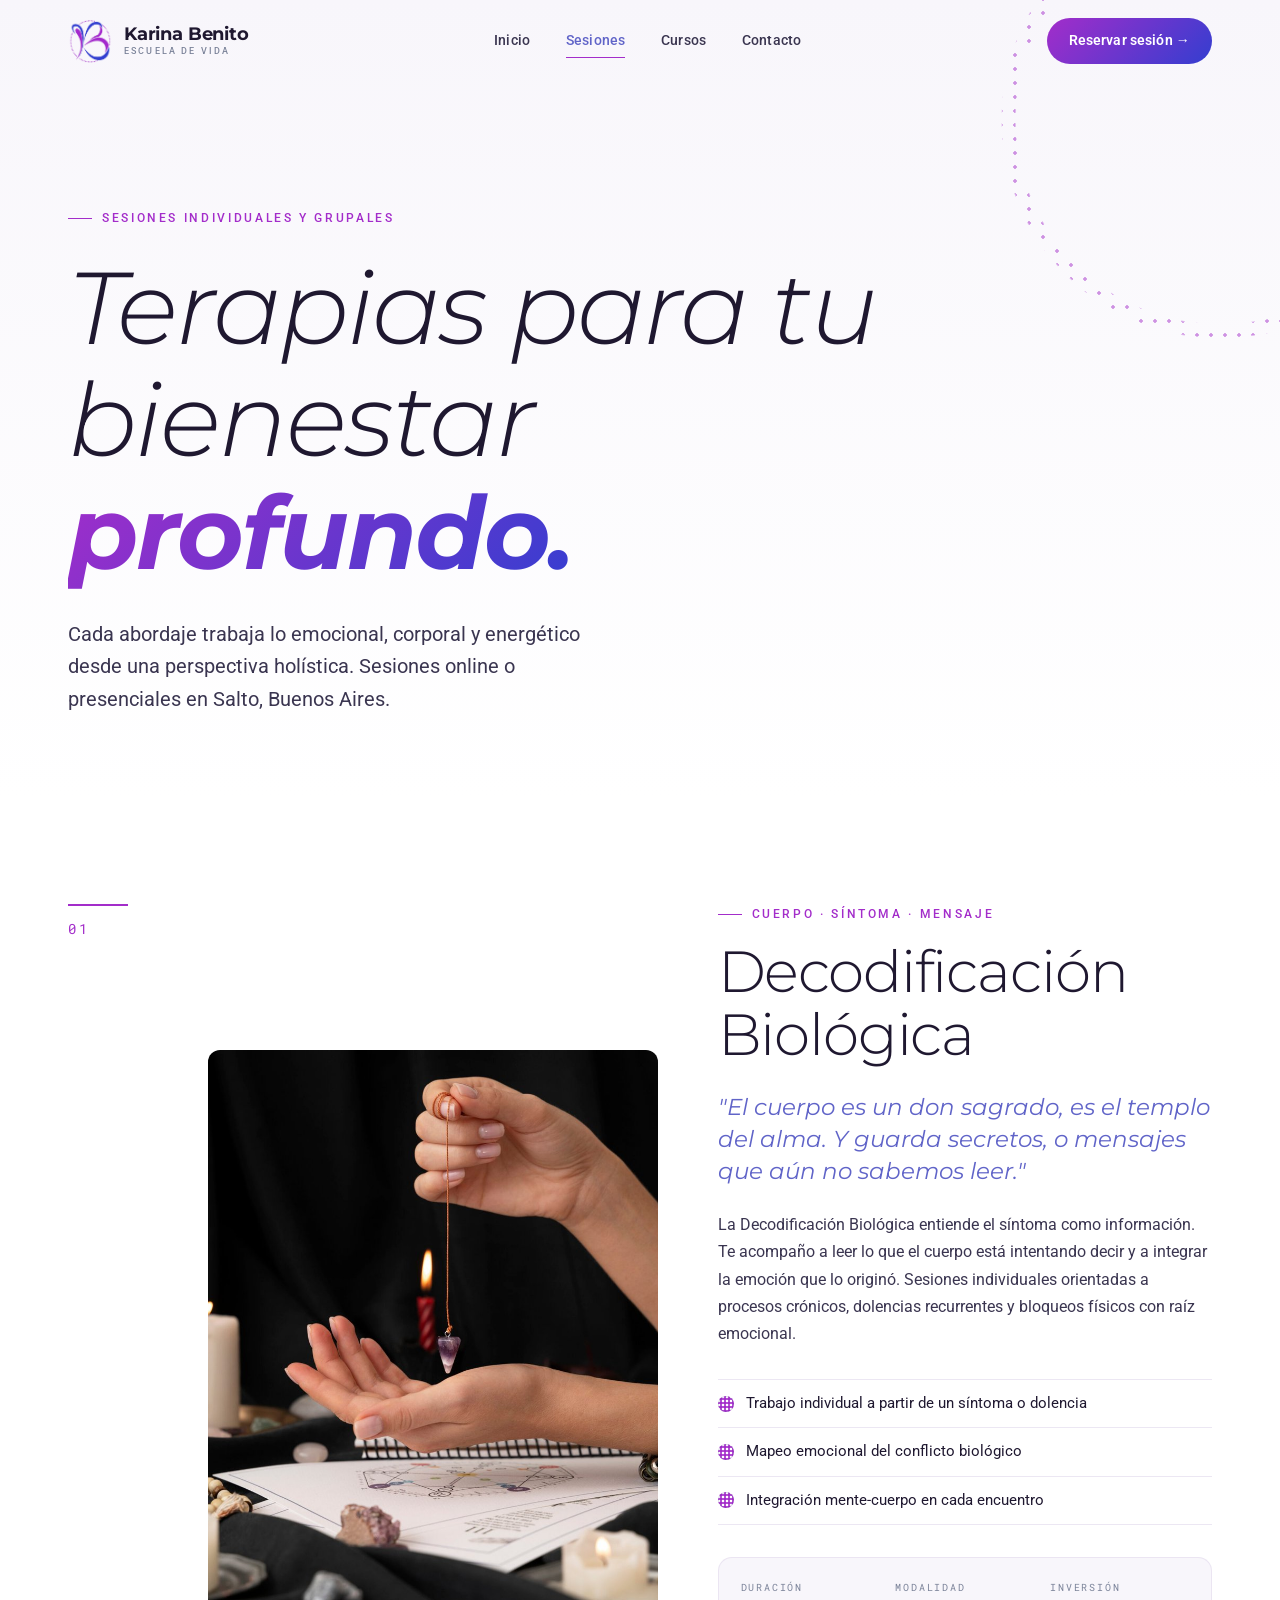
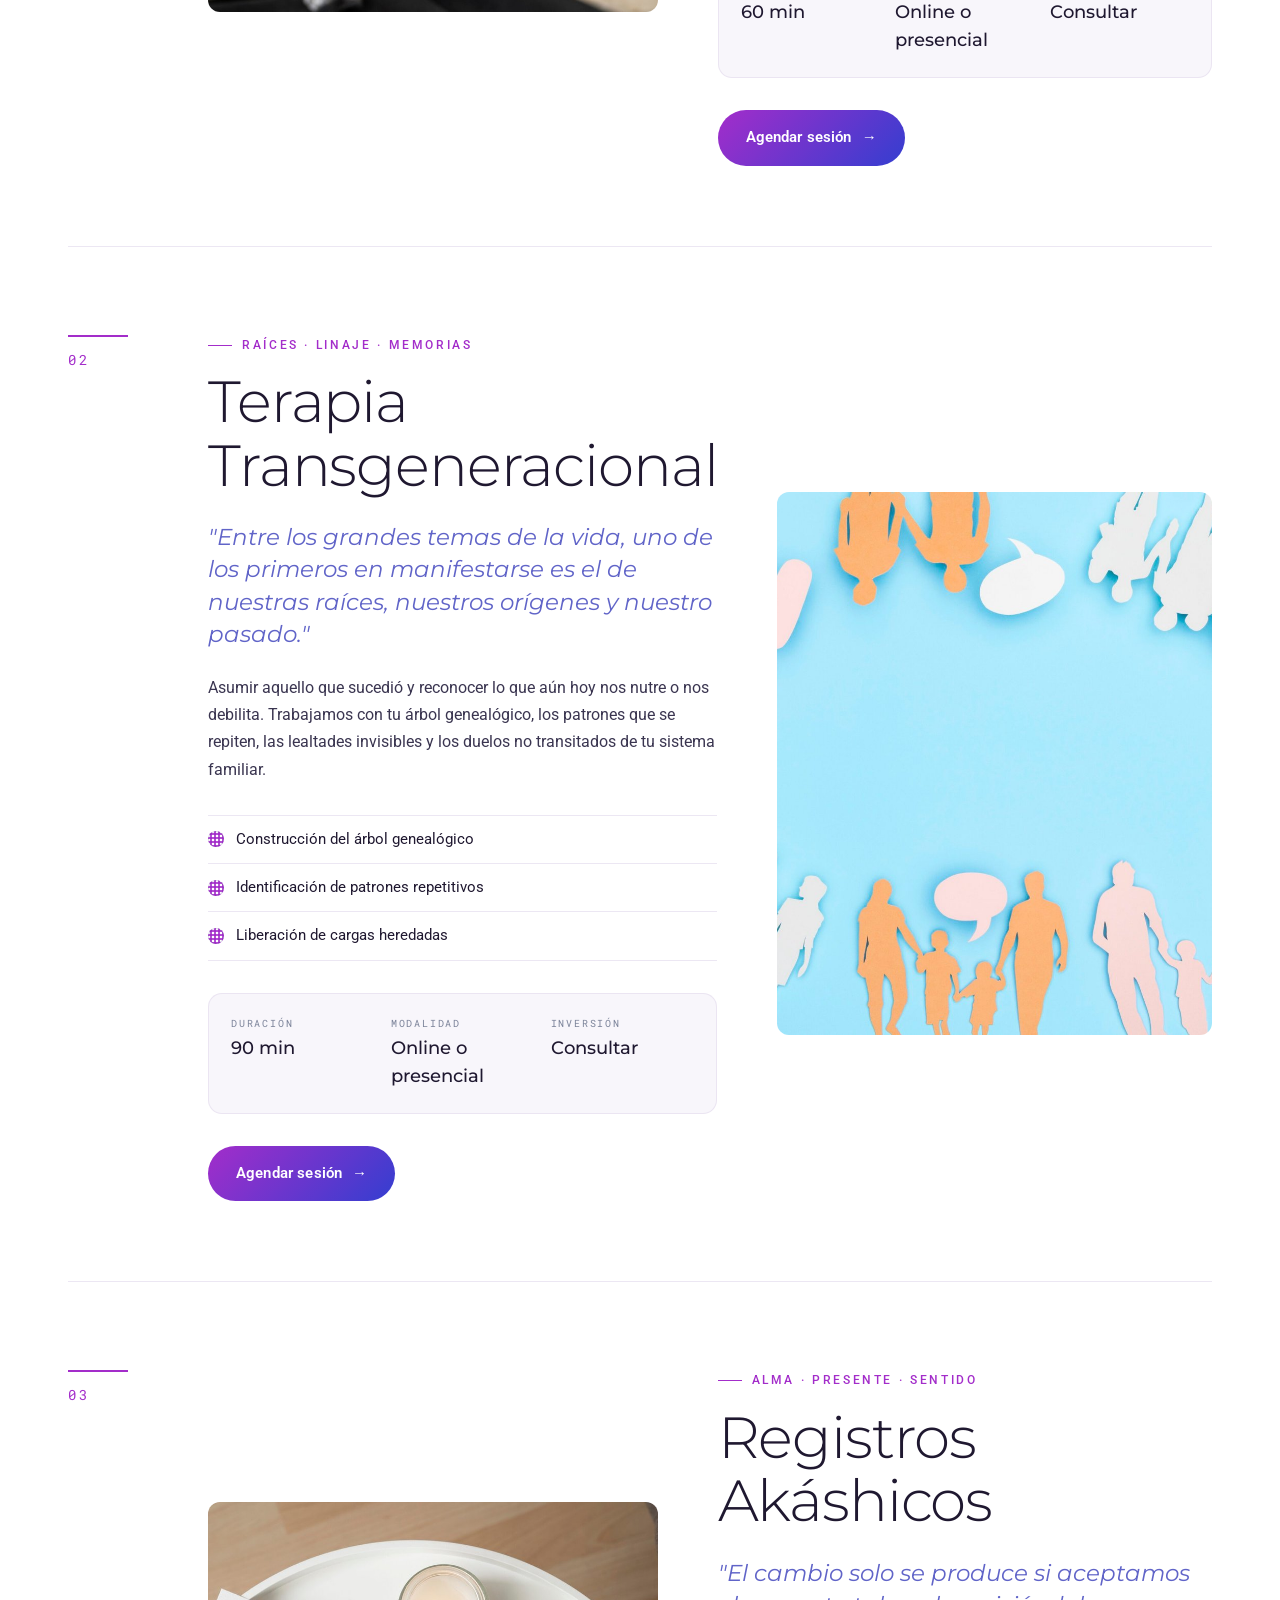
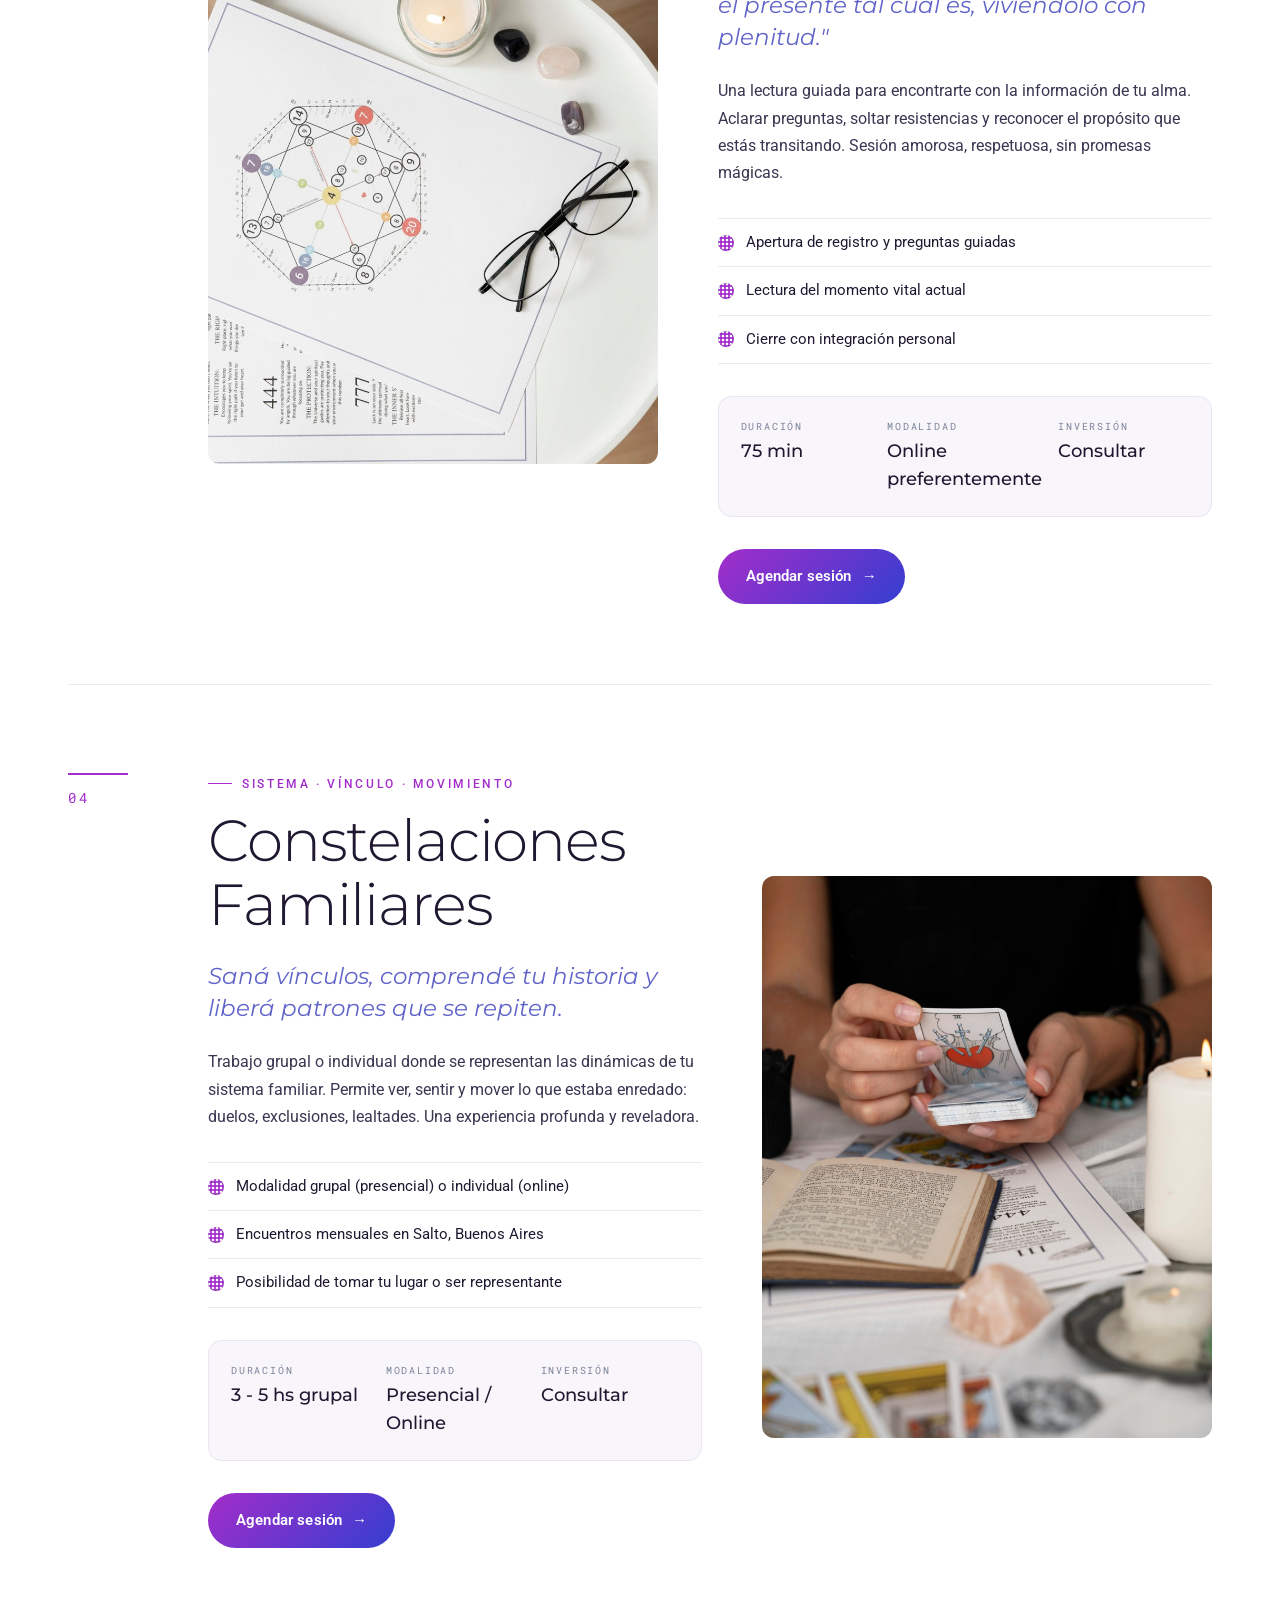
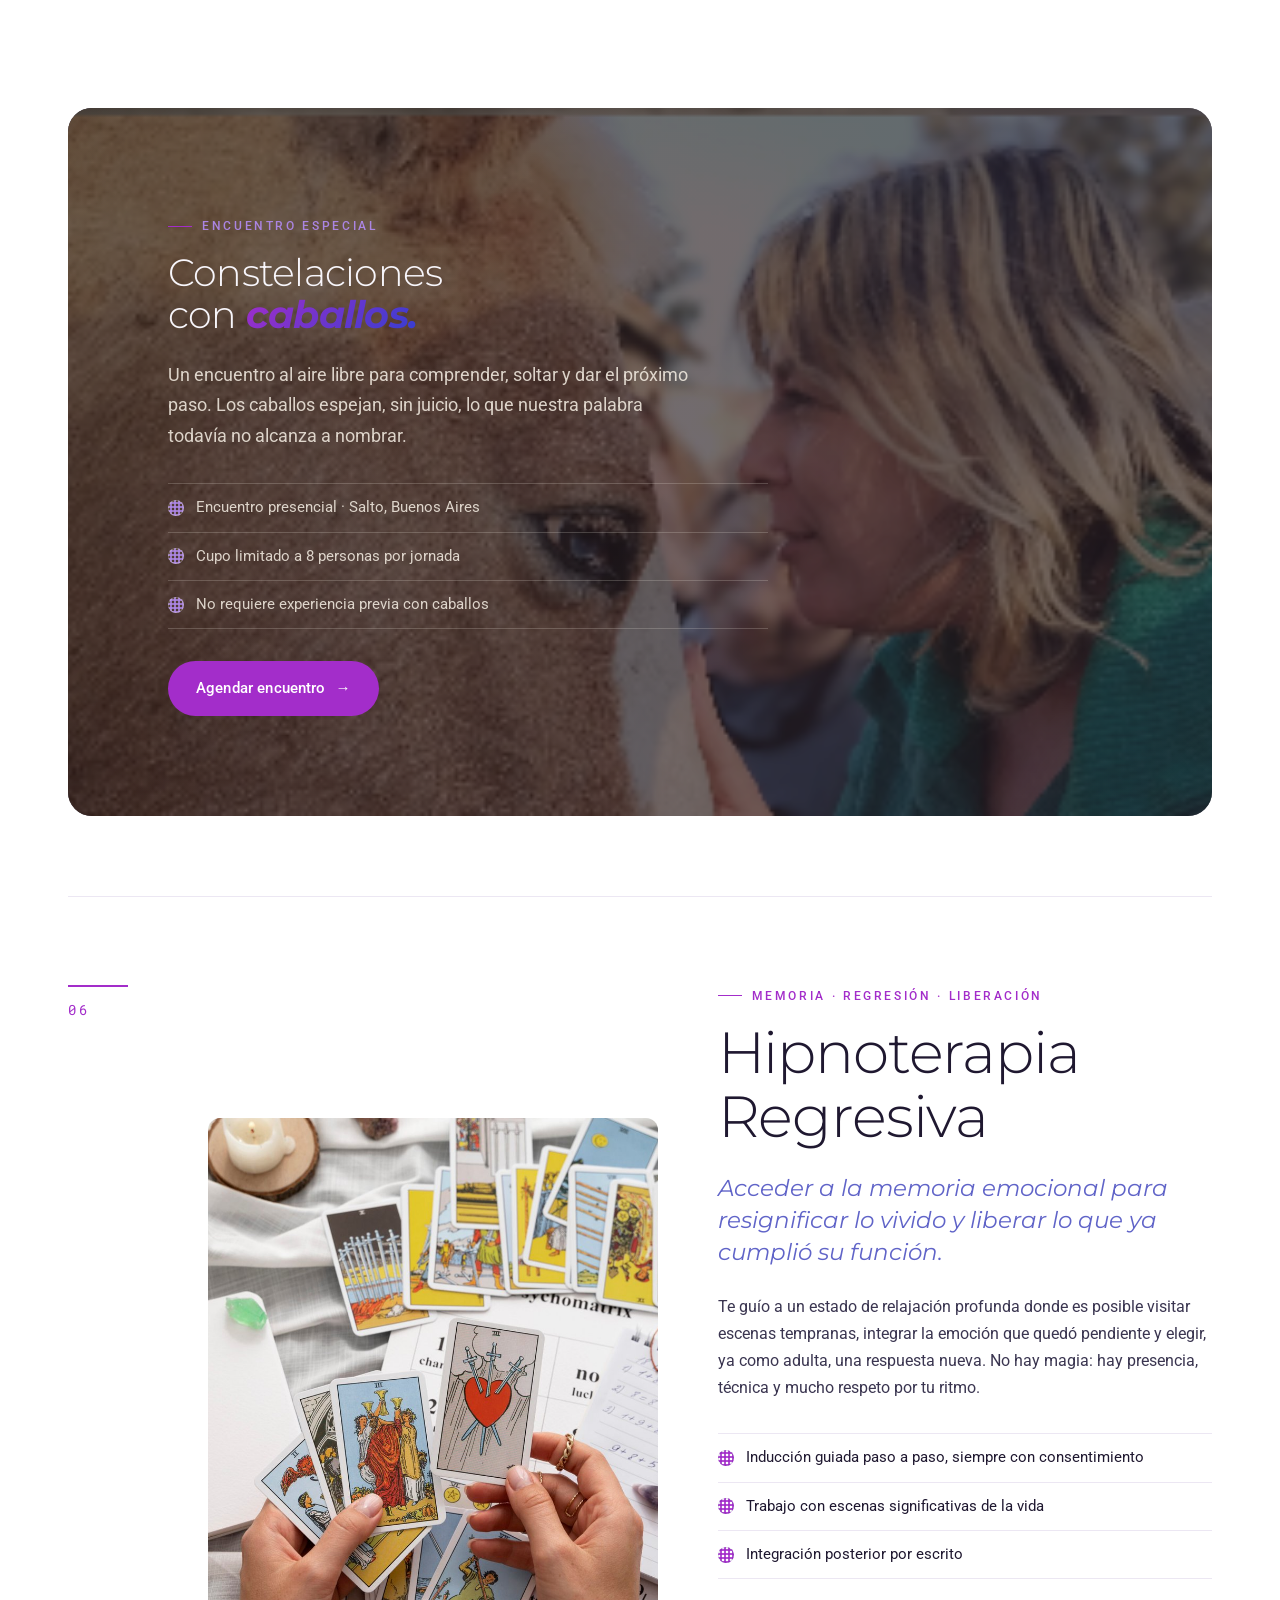
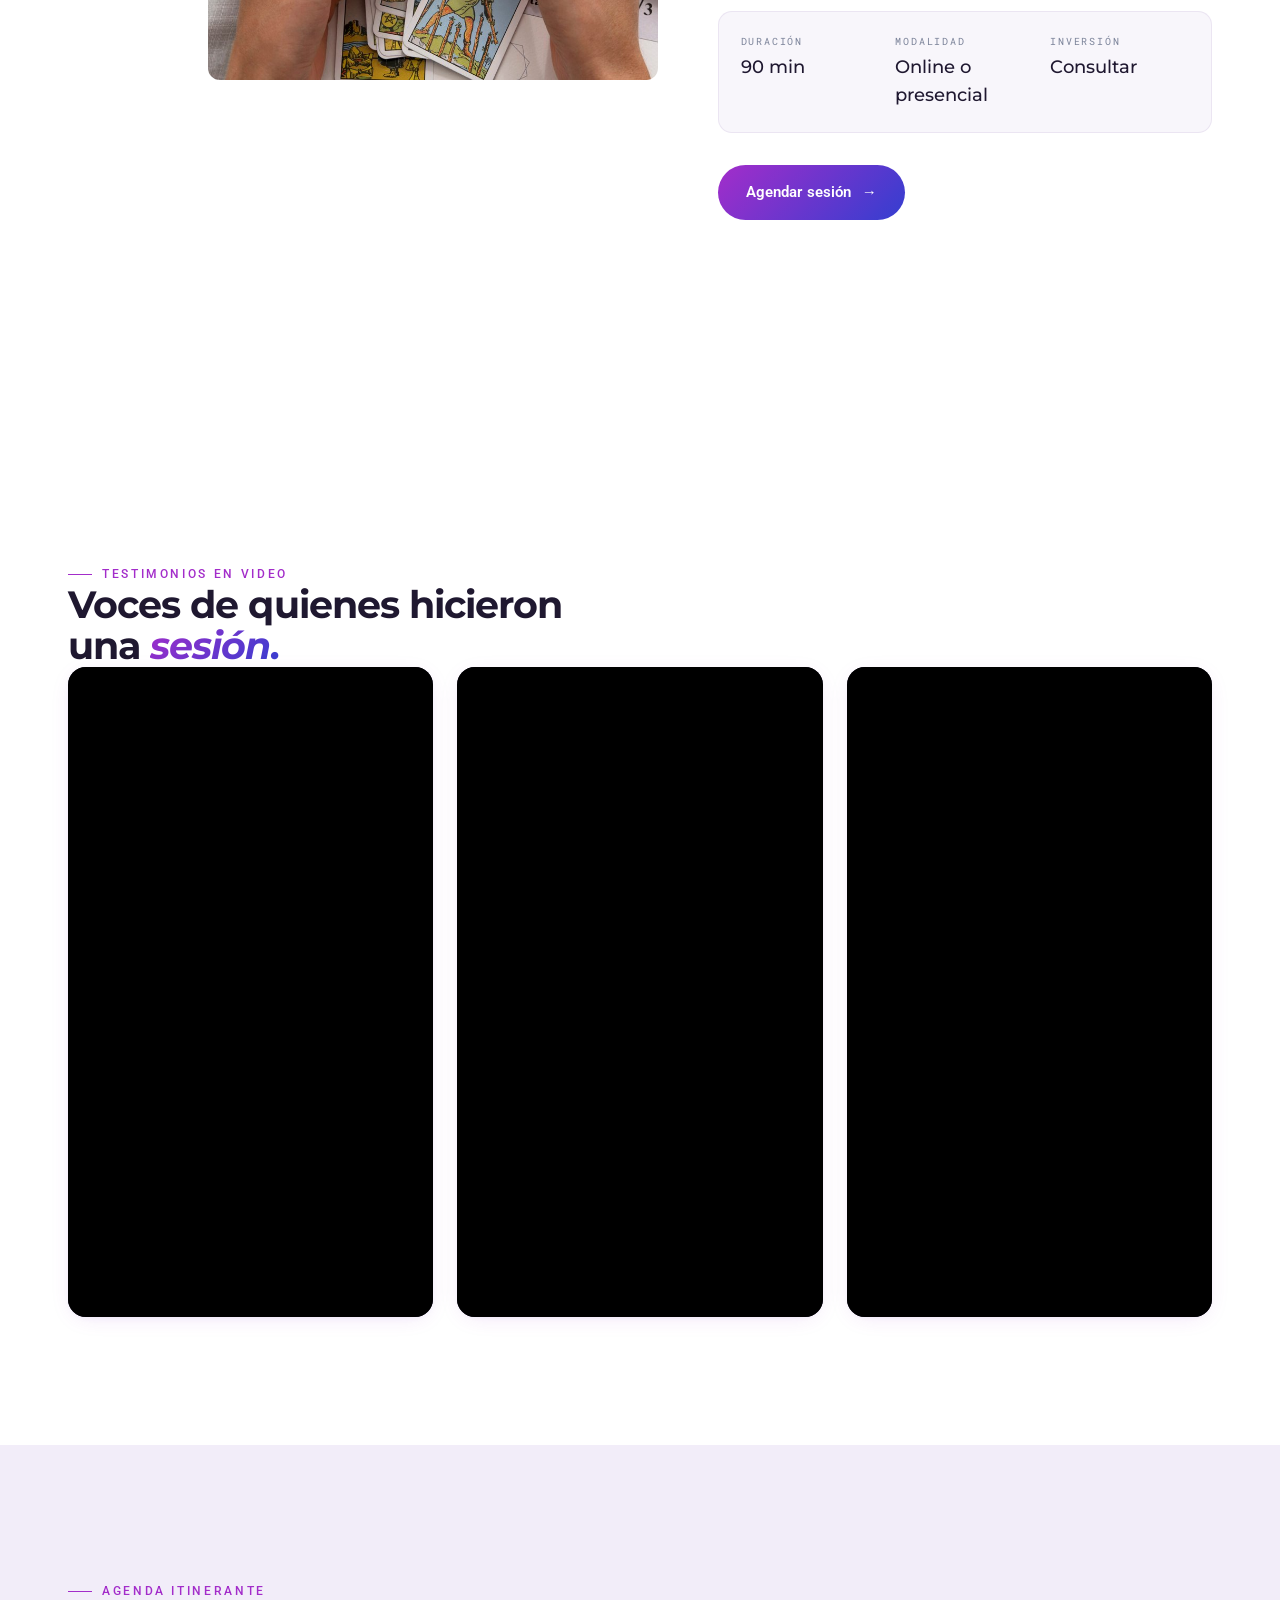
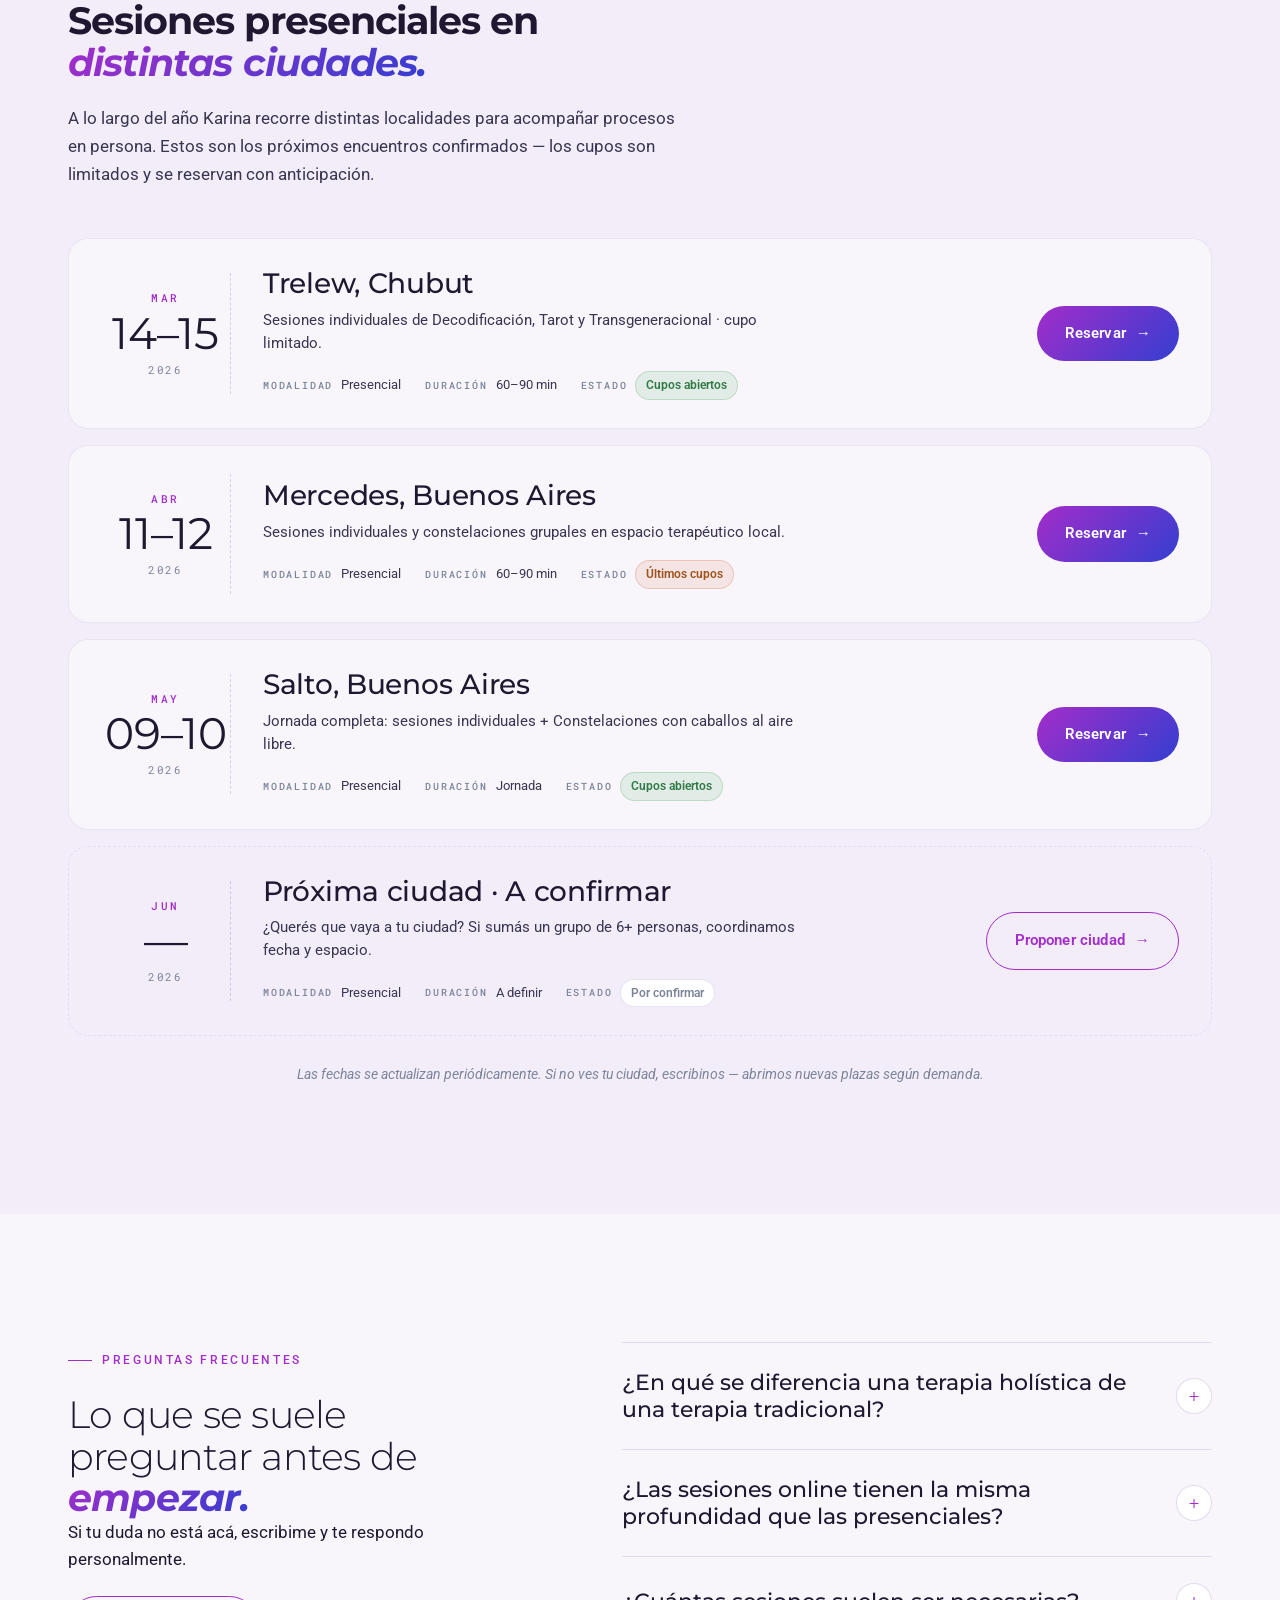
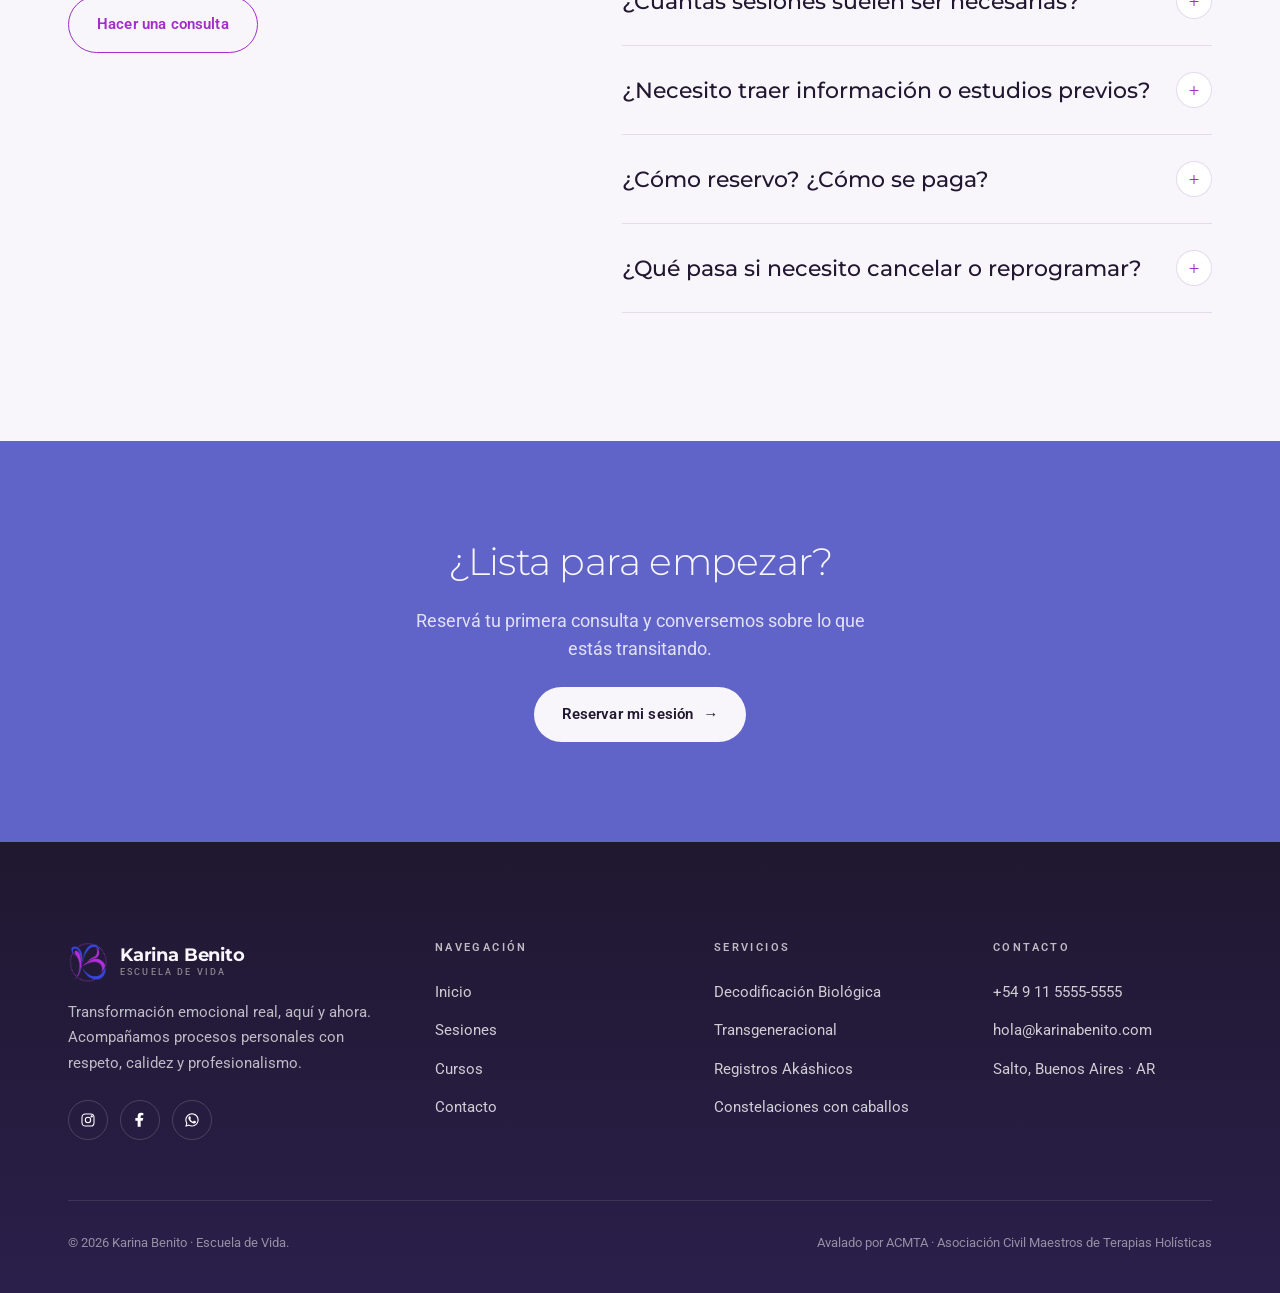
<file: sesiones.html>
<!DOCTYPE html>
<html lang="es">
<head>
<meta charset="UTF-8" />
<meta name="viewport" content="width=device-width, initial-scale=1.0" />
<title>Sesiones · Karina Benito</title>
<link rel="preconnect" href="https://fonts.googleapis.com" />
<link rel="preconnect" href="https://fonts.gstatic.com" crossorigin />
<link href="https://fonts.googleapis.com/css2?family=Montserrat:ital,wght@0,400;0,500;0,600;0,700;0,800;0,900;1,500;1,700&family=Poppins:ital,wght@0,300;0,400;0,500;0,600;0,700;1,400;1,500&family=Roboto:ital,wght@0,300;0,400;0,500;0,700;1,400&family=Roboto+Mono:wght@400;500&display=swap" rel="stylesheet" />
<link rel="stylesheet" href="styles.css" />
<link rel="stylesheet" href="sesiones.css" />
</head>
<body data-screen-label="Sesiones">

<header class="site-header scrolled">
  <div class="container nav">
    <a href="index.html" class="brand">
      <img src="assets/logo.webp" alt="Karina Benito" />
      <span class="brand-text">
        <span class="brand-name">Karina Benito</span>
        <span class="brand-sub">Escuela de Vida</span>
      </span>
    </a>
    <nav class="nav-links">
      <a href="index.html">Inicio</a>
      <a href="sesiones.html" class="active">Sesiones</a>
      <a href="cursos.html">Cursos</a>
      <a href="contacto.html">Contacto</a>
    </nav>
    <a href="contacto.html" class="nav-cta">Reservar sesión →</a>
    <button class="menu-btn" aria-label="Menú">
      <svg viewBox="0 0 24 24" fill="none" stroke="currentColor" stroke-width="2"><path d="M3 6h18M3 12h18M3 18h18"/></svg>
    </button>
  </div>
</header>

<div class="mobile-nav">
  <div class="top">
    <a href="index.html" class="brand">
      <img src="assets/logo.webp" alt="Karina Benito" />
      <span class="brand-text"><span class="brand-name">Karina Benito</span><span class="brand-sub">Escuela de Vida</span></span>
    </a>
    <button class="menu-btn mobile-close" aria-label="Cerrar">
      <svg viewBox="0 0 24 24" fill="none" stroke="currentColor" stroke-width="2"><path d="M6 6l12 12M6 18L18 6"/></svg>
    </button>
  </div>
  <div class="links">
    <a href="index.html">Inicio</a>
    <a href="sesiones.html">Sesiones</a>
    <a href="cursos.html">Cursos</a>
    <a href="contacto.html">Contacto</a>
  </div>
</div>

<!-- HERO -->
<section class="page-hero">
  <div class="dotted-ring" style="top: -120px; right: -180px;"></div>
  <div class="container">
    <span class="eyebrow reveal">Sesiones individuales y grupales</span>
    <h1 class="reveal">Terapias para tu<br/>bienestar <em class="italic-serif">profundo.</em></h1>
    <p class="reveal">Cada abordaje trabaja lo emocional, corporal y energético desde una perspectiva holística. Sesiones online o presenciales en Salto, Buenos Aires.</p>
  </div>
</section>

<!-- SESSIONS LIST -->
<section class="sessions-detailed">
  <div class="container">

      <article class="session-block reveal" id="decodificacion">
        <div class="session-block-num"><span>01</span></div>
        <div class="session-block-img"><img src="assets/numerologia-pendulo.jpg" alt="Decodificación Biológica" style="width:100%; height:100%; object-fit:cover; border-radius:12px;" /></div>
      <div class="session-block-text">
        <span class="eyebrow">Cuerpo · Síntoma · Mensaje</span>
        <h2>Decodificación<br/>Biológica</h2>
        <p class="lead">"El cuerpo es un don sagrado, es el templo del alma. Y guarda secretos, o mensajes que aún no sabemos leer."</p>
        <p>La Decodificación Biológica entiende el síntoma como información. Te acompaño a leer lo que el cuerpo está intentando decir y a integrar la emoción que lo originó. Sesiones individuales orientadas a procesos crónicos, dolencias recurrentes y bloqueos físicos con raíz emocional.</p>
        <ul class="bullet-list">
          <li>Trabajo individual a partir de un síntoma o dolencia</li>
          <li>Mapeo emocional del conflicto biológico</li>
          <li>Integración mente-cuerpo en cada encuentro</li>
        </ul>
        <div class="session-pricing">
          <div><span>Duración</span><strong>60 min</strong></div>
          <div><span>Modalidad</span><strong>Online o presencial</strong></div>
          <div><span>Inversión</span><strong>Consultar</strong></div>
        </div>
        <a href="contacto.html" class="btn btn-primary">Agendar sesión <span class="btn-arrow">→</span></a>
      </div>
    </article>

    <article class="session-block reverse reveal" id="transgeneracional">
      <div class="session-block-num"><span>02</span></div>
      <div class="session-block-img"><img src="assets/familia-constelacion.jpg" alt="Transgeneracional" style="width:100%; height:100%; object-fit:cover; border-radius:12px;" /></div>
      <div class="session-block-text">
        <span class="eyebrow">Raíces · Linaje · Memorias</span>
        <h2>Terapia<br/>Transgeneracional</h2>
        <p class="lead">"Entre los grandes temas de la vida, uno de los primeros en manifestarse es el de nuestras raíces, nuestros orígenes y nuestro pasado."</p>
        <p>Asumir aquello que sucedió y reconocer lo que aún hoy nos nutre o nos debilita. Trabajamos con tu árbol genealógico, los patrones que se repiten, las lealtades invisibles y los duelos no transitados de tu sistema familiar.</p>
        <ul class="bullet-list">
          <li>Construcción del árbol genealógico</li>
          <li>Identificación de patrones repetitivos</li>
          <li>Liberación de cargas heredadas</li>
        </ul>
        <div class="session-pricing">
          <div><span>Duración</span><strong>90 min</strong></div>
          <div><span>Modalidad</span><strong>Online o presencial</strong></div>
          <div><span>Inversión</span><strong>Consultar</strong></div>
        </div>
        <a href="contacto.html" class="btn btn-primary">Agendar sesión <span class="btn-arrow">→</span></a>
      </div>
    </article>

    <article class="session-block reveal" id="akashicos">
      <div class="session-block-num"><span>03</span></div>
      <div class="session-block-img"><img src="assets/numerologia-mapa.jpg" alt="Registros Akáshicos" style="width:100%; height:100%; object-fit:cover; border-radius:12px;" /></div>
      <div class="session-block-text">
        <span class="eyebrow">Alma · Presente · Sentido</span>
        <h2>Registros<br/>Akáshicos</h2>
        <p class="lead">"El cambio solo se produce si aceptamos el presente tal cual es, viviéndolo con plenitud."</p>
        <p>Una lectura guiada para encontrarte con la información de tu alma. Aclarar preguntas, soltar resistencias y reconocer el propósito que estás transitando. Sesión amorosa, respetuosa, sin promesas mágicas.</p>
        <ul class="bullet-list">
          <li>Apertura de registro y preguntas guiadas</li>
          <li>Lectura del momento vital actual</li>
          <li>Cierre con integración personal</li>
        </ul>
        <div class="session-pricing">
          <div><span>Duración</span><strong>75 min</strong></div>
          <div><span>Modalidad</span><strong>Online preferentemente</strong></div>
          <div><span>Inversión</span><strong>Consultar</strong></div>
        </div>
        <a href="contacto.html" class="btn btn-primary">Agendar sesión <span class="btn-arrow">→</span></a>
      </div>
    </article>

    <article class="session-block reverse reveal" id="constelaciones">
      <div class="session-block-num"><span>04</span></div>
      <div class="session-block-img"><img src="assets/tarot-velas.jpg" alt="Constelaciones Familiares" style="width:100%; height:100%; object-fit:cover; border-radius:12px;" /></div>
      <div class="session-block-text">
        <span class="eyebrow">Sistema · Vínculo · Movimiento</span>
        <h2>Constelaciones<br/>Familiares</h2>
        <p class="lead">Saná vínculos, comprendé tu historia y liberá patrones que se repiten.</p>
        <p>Trabajo grupal o individual donde se representan las dinámicas de tu sistema familiar. Permite ver, sentir y mover lo que estaba enredado: duelos, exclusiones, lealtades. Una experiencia profunda y reveladora.</p>
        <ul class="bullet-list">
          <li>Modalidad grupal (presencial) o individual (online)</li>
          <li>Encuentros mensuales en Salto, Buenos Aires</li>
          <li>Posibilidad de tomar tu lugar o ser representante</li>
        </ul>
        <div class="session-pricing">
          <div><span>Duración</span><strong>3 - 5 hs grupal</strong></div>
          <div><span>Modalidad</span><strong>Presencial / Online</strong></div>
          <div><span>Inversión</span><strong>Consultar</strong></div>
        </div>
        <a href="contacto.html" class="btn btn-primary">Agendar sesión <span class="btn-arrow">→</span></a>
      </div>
    </article>

    <article class="session-block feature-block reveal" id="caballos">
      <div class="feature-bg"><img src="assets/karina-caballo.png" alt="Karina con caballo" style="width:100%; height:100%; object-fit:cover;" /></div>
      <div class="feature-content">
        <span class="eyebrow" style="color: var(--clay);">Encuentro especial</span>
        <h2 style="color: var(--cream-soft);">Constelaciones<br/>con <em class="italic-serif">caballos.</em></h2>
        <p style="color: rgba(246,239,228,0.85);">Un encuentro al aire libre para comprender, soltar y dar el próximo paso. Los caballos espejan, sin juicio, lo que nuestra palabra todavía no alcanza a nombrar.</p>
        <ul class="bullet-list bullet-light">
          <li>Encuentro presencial · Salto, Buenos Aires</li>
          <li>Cupo limitado a 8 personas por jornada</li>
          <li>No requiere experiencia previa con caballos</li>
        </ul>
        <a href="contacto.html" class="btn btn-violet">Agendar encuentro <span class="btn-arrow">→</span></a>
      </div>
    </article>

    <article class="session-block reveal" id="hipnoterapia">
      <div class="session-block-num"><span>06</span></div>
      <div class="session-block-img"><img src="assets/tarot-cartas.jpg" alt="Hipnoterapia" style="width:100%; height:100%; object-fit:cover; border-radius:12px;" /></div>
      <div class="session-block-text">
        <span class="eyebrow">Memoria · Regresión · Liberación</span>
        <h2>Hipnoterapia<br/>Regresiva</h2>
        <p class="lead">Acceder a la memoria emocional para resignificar lo vivido y liberar lo que ya cumplió su función.</p>
        <p>Te guío a un estado de relajación profunda donde es posible visitar escenas tempranas, integrar la emoción que quedó pendiente y elegir, ya como adulta, una respuesta nueva. No hay magia: hay presencia, técnica y mucho respeto por tu ritmo.</p>
        <ul class="bullet-list">
          <li>Inducción guiada paso a paso, siempre con consentimiento</li>
          <li>Trabajo con escenas significativas de la vida</li>
          <li>Integración posterior por escrito</li>
        </ul>
        <div class="session-pricing">
          <div><span>Duración</span><strong>90 min</strong></div>
          <div><span>Modalidad</span><strong>Online o presencial</strong></div>
          <div><span>Inversión</span><strong>Consultar</strong></div>
        </div>
        <a href="contacto.html" class="btn btn-primary">Agendar sesión <span class="btn-arrow">→</span></a>
      </div>
    </article>

  </div>
</section>

<!-- VIDEO TESTIMONIOS -->
<section class="video-testimonials">
  <div class="container">
    <div class="section-head reveal">
      <span class="eyebrow">Testimonios en video</span>
      <h2>Voces de quienes hicieron<br/>una <em class="italic-serif">sesión.</em></h2>
    </div>
    <div class="video-grid video-grid-3 reveal-stagger">
      <div class="video-card">
        <div class="video-frame">
          <iframe src="https://www.youtube.com/embed/wp2p67Rm_oY" title="Testimonio" frameborder="0" allow="accelerometer; autoplay; clipboard-write; encrypted-media; gyroscope; picture-in-picture; web-share" allowfullscreen loading="lazy"></iframe>
        </div>
      </div>
      <div class="video-card">
        <div class="video-frame">
          <iframe src="https://www.youtube.com/embed/uT6fFuNy3o8" title="Testimonio" frameborder="0" allow="accelerometer; autoplay; clipboard-write; encrypted-media; gyroscope; picture-in-picture; web-share" allowfullscreen loading="lazy"></iframe>
        </div>
      </div>
      <div class="video-card">
        <div class="video-frame">
          <iframe src="https://www.youtube.com/embed/_HYPtUbb7YY" title="Testimonio" frameborder="0" allow="accelerometer; autoplay; clipboard-write; encrypted-media; gyroscope; picture-in-picture; web-share" allowfullscreen loading="lazy"></iframe>
        </div>
      </div>
    </div>
  </div>
</section>

<!-- AGENDA / TOUR DE CIUDADES -->
<section class="tour">
  <div class="container">
    <div class="section-head reveal">
      <span class="eyebrow">Agenda itinerante</span>
      <h2>Sesiones presenciales en<br/><em class="italic-serif">distintas ciudades.</em></h2>
      <p class="section-lead">A lo largo del año Karina recorre distintas localidades para acompañar procesos en persona. Estos son los próximos encuentros confirmados — los cupos son limitados y se reservan con anticipación.</p>
    </div>
    <div class="tour-list reveal-stagger">
      <article class="tour-card">
        <div class="tour-date">
          <span class="month">Mar</span>
          <strong>14–15</strong>
          <span class="year">2026</span>
        </div>
        <div class="tour-info">
          <h3>Trelew, Chubut</h3>
          <p>Sesiones individuales de Decodificación, Tarot y Transgeneracional · cupo limitado.</p>
          <div class="tour-meta">
            <span><b>Modalidad</b> Presencial</span>
            <span><b>Duración</b> 60–90 min</span>
            <span><b>Estado</b> <em class="status status-open">Cupos abiertos</em></span>
          </div>
        </div>
        <a href="contacto.html" class="btn btn-primary tour-cta">Reservar <span class="btn-arrow">→</span></a>
      </article>

      <article class="tour-card">
        <div class="tour-date">
          <span class="month">Abr</span>
          <strong>11–12</strong>
          <span class="year">2026</span>
        </div>
        <div class="tour-info">
          <h3>Mercedes, Buenos Aires</h3>
          <p>Sesiones individuales y constelaciones grupales en espacio terapéutico local.</p>
          <div class="tour-meta">
            <span><b>Modalidad</b> Presencial</span>
            <span><b>Duración</b> 60–90 min</span>
            <span><b>Estado</b> <em class="status status-few">Últimos cupos</em></span>
          </div>
        </div>
        <a href="contacto.html" class="btn btn-primary tour-cta">Reservar <span class="btn-arrow">→</span></a>
      </article>

      <article class="tour-card">
        <div class="tour-date">
          <span class="month">May</span>
          <strong>09–10</strong>
          <span class="year">2026</span>
        </div>
        <div class="tour-info">
          <h3>Salto, Buenos Aires</h3>
          <p>Jornada completa: sesiones individuales + Constelaciones con caballos al aire libre.</p>
          <div class="tour-meta">
            <span><b>Modalidad</b> Presencial</span>
            <span><b>Duración</b> Jornada</span>
            <span><b>Estado</b> <em class="status status-open">Cupos abiertos</em></span>
          </div>
        </div>
        <a href="contacto.html" class="btn btn-primary tour-cta">Reservar <span class="btn-arrow">→</span></a>
      </article>

      <article class="tour-card tour-card-tba">
        <div class="tour-date">
          <span class="month">Jun</span>
          <strong>—</strong>
          <span class="year">2026</span>
        </div>
        <div class="tour-info">
          <h3>Próxima ciudad · A confirmar</h3>
          <p>¿Querés que vaya a tu ciudad? Si sumás un grupo de 6+ personas, coordinamos fecha y espacio.</p>
          <div class="tour-meta">
            <span><b>Modalidad</b> Presencial</span>
            <span><b>Duración</b> A definir</span>
            <span><b>Estado</b> <em class="status status-tba">Por confirmar</em></span>
          </div>
        </div>
        <a href="contacto.html" class="btn btn-outline tour-cta">Proponer ciudad <span class="btn-arrow">→</span></a>
      </article>
    </div>
    <p class="tour-note reveal">Las fechas se actualizan periódicamente. Si no ves tu ciudad, escribinos — abrimos nuevas plazas según demanda.</p>
  </div>
</section>

<!-- FAQ -->
<section class="faq">
  <div class="container faq-grid">
    <div class="reveal">
      <span class="eyebrow">Preguntas frecuentes</span>
      <h2>Lo que se suele preguntar antes de <em class="italic-serif">empezar.</em></h2>
      <p class="section-sub">Si tu duda no está acá, escribime y te respondo personalmente.</p>
      <a href="contacto.html" class="btn btn-outline" style="margin-top:24px;">Hacer una consulta</a>
    </div>
    <div class="faq-list reveal">
      <div class="faq-item">
        <button class="faq-q">¿En qué se diferencia una terapia holística de una terapia tradicional?<span class="faq-icon">+</span></button>
        <div class="faq-a"><p>La mirada holística no separa cuerpo, mente, emoción y energía. Trabajamos los cuatro planos en cada encuentro y combinamos herramientas según lo que tu proceso pide en ese momento.</p></div>
      </div>
      <div class="faq-item">
        <button class="faq-q">¿Las sesiones online tienen la misma profundidad que las presenciales?<span class="faq-icon">+</span></button>
        <div class="faq-a"><p>Sí. Excepto en Constelaciones con caballos, todas las modalidades funcionan muy bien online. Lo único que necesitás es un espacio tranquilo, buena conexión y un par de auriculares.</p></div>
      </div>
      <div class="faq-item">
        <button class="faq-q">¿Cuántas sesiones suelen ser necesarias?<span class="faq-icon">+</span></button>
        <div class="faq-a"><p>Depende del proceso. Hay temas que se mueven en una sesión y otros que requieren un acompañamiento de varios meses. Lo definimos juntas en la primera consulta.</p></div>
      </div>
      <div class="faq-item">
        <button class="faq-q">¿Necesito traer información o estudios previos?<span class="faq-icon">+</span></button>
        <div class="faq-a"><p>No es indispensable. Para Terapia Transgeneracional ayuda tener algunos datos del árbol genealógico (nombres, fechas, vínculos), pero te paso una guía simple antes de la sesión.</p></div>
      </div>
      <div class="faq-item">
        <button class="faq-q">¿Cómo reservo? ¿Cómo se paga?<span class="faq-icon">+</span></button>
        <div class="faq-a"><p>Reservás desde el formulario de Contacto. Yo te respondo con disponibilidad y forma de pago (transferencia, Mercado Pago o PayPal según país).</p></div>
      </div>
      <div class="faq-item">
        <button class="faq-q">¿Qué pasa si necesito cancelar o reprogramar?<span class="faq-icon">+</span></button>
        <div class="faq-a"><p>Reprogramar es siempre posible avisando con 24 hs de anticipación. Las cancelaciones de último momento se reintegran en un 50%.</p></div>
      </div>
    </div>
  </div>
</section>

<!-- CTA -->
<section class="cta-band">
  <div class="container reveal">
    <h2>¿Lista para empezar?</h2>
    <p>Reservá tu primera consulta y conversemos sobre lo que estás transitando.</p>
    <a href="contacto.html" class="btn btn-primary">Reservar mi sesión <span class="btn-arrow">→</span></a>
  </div>
</section>

<footer>
  <div class="container">
    <div class="grid">
      <div class="brand-block">
        <a href="index.html" class="brand brand-light">
          <img src="assets/logo.webp" alt="Karina Benito" />
          <span class="brand-text"><span class="brand-name">Karina Benito</span><span class="brand-sub">Escuela de Vida</span></span>
        </a>
        <p>Transformación emocional real, aquí y ahora. Acompañamos procesos personales con respeto, calidez y profesionalismo.</p>
        <div class="socials">
          <a href="#" aria-label="Instagram"><svg viewBox="0 0 24 24" fill="none" stroke="currentColor" stroke-width="1.6"><rect x="3" y="3" width="18" height="18" rx="5"/><circle cx="12" cy="12" r="4"/><circle cx="17.5" cy="6.5" r="1" fill="currentColor"/></svg></a>
          <a href="#" aria-label="Facebook"><svg viewBox="0 0 24 24" fill="currentColor"><path d="M13 22v-9h3l1-4h-4V6.5C13 5.5 13.5 5 14.5 5H17V1.5C16.5 1.4 15 1 13.5 1c-3 0-5 1.8-5 5v3H5v4h3.5v9H13z"/></svg></a>
          <a href="#" aria-label="WhatsApp"><svg viewBox="0 0 24 24" fill="currentColor"><path d="M17.5 14c-.3-.1-1.7-.8-2-.9-.3-.1-.4-.1-.6.1-.2.3-.7.9-.9 1.1-.2.2-.3.2-.6.1-.3-.1-1.2-.4-2.3-1.4-.8-.7-1.4-1.7-1.6-2-.2-.3 0-.4.1-.6.1-.1.3-.3.4-.5.1-.2.2-.3.3-.5.1-.2 0-.4 0-.5-.1-.1-.6-1.5-.9-2-.2-.5-.5-.4-.6-.4h-.5c-.2 0-.5.1-.7.4-.3.3-1 1-1 2.4 0 1.4 1 2.8 1.2 3 .1.2 2 3 4.8 4.2.7.3 1.2.5 1.6.6.7.2 1.3.2 1.8.1.5-.1 1.7-.7 1.9-1.4.2-.7.2-1.2.2-1.4-.1-.1-.3-.2-.6-.3zM12 2C6.5 2 2 6.5 2 12c0 1.8.5 3.5 1.3 5L2 22l5.2-1.4c1.4.8 3.1 1.2 4.8 1.2 5.5 0 10-4.5 10-10S17.5 2 12 2zm0 18.3c-1.5 0-3-.4-4.3-1.2l-.3-.2-3.1.8.8-3-.2-.3C4.1 15 3.7 13.5 3.7 12c0-4.6 3.7-8.3 8.3-8.3s8.3 3.7 8.3 8.3-3.7 8.3-8.3 8.3z"/></svg></a>
        </div>
      </div>
      <div><h4>Navegación</h4><ul><li><a href="index.html">Inicio</a></li><li><a href="sesiones.html">Sesiones</a></li><li><a href="cursos.html">Cursos</a></li><li><a href="contacto.html">Contacto</a></li></ul></div>
      <div><h4>Servicios</h4><ul><li><a href="sesiones.html#decodificacion">Decodificación Biológica</a></li><li><a href="sesiones.html#transgeneracional">Transgeneracional</a></li><li><a href="sesiones.html#akashicos">Registros Akáshicos</a></li><li><a href="sesiones.html#caballos">Constelaciones con caballos</a></li></ul></div>
      <div><h4>Contacto</h4><ul><li><a href="#">+54 9 11 5555-5555</a></li><li><a href="#">hola@karinabenito.com</a></li><li><a href="#">Salto, Buenos Aires · AR</a></li></ul></div>
    </div>
    <div class="legal">
      <span>© 2026 Karina Benito · Escuela de Vida.</span>
      <span>Avalado por ACMTA · Asociación Civil Maestros de Terapias Holísticas</span>
    </div>
  </div>
</footer>

<script src="script.js"></script>
</body>
</html>
</file>
<file: styles.css>
/* ============================================
   Karina Benito — Escuela de Vida
   Paleta cálida orgánica con acentos del logo
   ============================================ */

:root {
  /* Paleta de marca */
  --magenta: #A32DCA;        /* primario */
  --indigo: #343ED0;         /* secundario */
  --slate: #7C849A;          /* gris azulado */
  --lavender: #AB85E2;       /* lila suave */
  --indigo-soft: #6064C8;    /* azul suavizado */
  --white: #FFFFFF;

  /* Aliases legados (mapeados a la nueva paleta) */
  --cream: #FFFFFF;
  --cream-soft: #F8F6FB;
  --sand: #F2EDF9;
  --clay: #AB85E2;
  --terracotta: #A32DCA;
  --ochre: #6064C8;
  --warm-ink: #1F1830;
  --warm-ink-soft: #3A3550;
  --warm-mute: #7C849A;

  --violet: #A32DCA;
  --violet-deep: #6064C8;
  --violet-soft: #EFE5F8;

  /* Sombras */
  --shadow-soft: 0 4px 24px -8px rgba(163, 45, 202, 0.18), 0 2px 8px -4px rgba(52, 62, 208, 0.10);
  --shadow-lift: 0 18px 48px -16px rgba(163, 45, 202, 0.28), 0 6px 16px -8px rgba(52, 62, 208, 0.14);
  --shadow-deep: 0 24px 60px -20px rgba(52, 62, 208, 0.32), 0 8px 20px -10px rgba(163, 45, 202, 0.18);

  /* Tipografía */
  --serif: 'Montserrat', system-ui, sans-serif;       /* Títulos */
  --secondary: 'Poppins', system-ui, sans-serif;      /* Secundarios */
  --sans: 'Roboto', -apple-system, BlinkMacSystemFont, 'Segoe UI', sans-serif; /* Textos / acento */
  --mono: 'Roboto Mono', 'Roboto', monospace;

  /* Espaciado */
  --container: 1240px;
  --gutter: clamp(20px, 4vw, 48px);
}

* { box-sizing: border-box; margin: 0; padding: 0; }
html { scroll-behavior: smooth; -webkit-font-smoothing: antialiased; }
body {
  font-family: var(--sans);
  color: var(--warm-ink);
  background: var(--cream);
  line-height: 1.55;
  font-size: 17px;
  font-weight: 400;
  overflow-x: hidden;
}

img { max-width: 100%; display: block; }
a { color: inherit; text-decoration: none; }
button { font-family: inherit; cursor: pointer; border: none; background: none; color: inherit; }

/* Tipografía */
h1, h2, h3, h4 { font-family: var(--serif); font-weight: 700; line-height: 1.1; letter-spacing: -0.02em; color: var(--warm-ink); }
h1 { font-size: clamp(30px, 4vw, 52px); font-weight: 800; letter-spacing: -0.03em; }
h2 { font-size: clamp(24px, 3vw, 38px); font-weight: 700; letter-spacing: -0.025em; }
h3 { font-size: clamp(18px, 1.7vw, 24px); font-weight: 600; }
h4 { font-size: 16px; font-weight: 600; font-family: var(--secondary); }
.eyebrow {
  font-family: var(--sans);
  font-size: 12px;
  font-weight: 500;
  letter-spacing: 0.22em;
  text-transform: uppercase;
  color: var(--violet);
  display: inline-flex;
  align-items: center;
  gap: 10px;
}
.eyebrow::before {
  content: "";
  width: 24px; height: 1px; background: var(--violet);
}
.italic-serif {
  font-style: italic;
  font-family: var(--serif);
  font-weight: 700;
  background: linear-gradient(135deg, var(--magenta) 0%, var(--indigo) 100%);
  -webkit-background-clip: text;
  background-clip: text;
  -webkit-text-fill-color: transparent;
  color: var(--magenta);
}

/* Layout */
.container { max-width: var(--container); margin: 0 auto; padding: 0 var(--gutter); }
section { padding: clamp(80px, 10vw, 140px) 0; position: relative; }

/* Header */
.site-header {
  position: fixed; top: 0; left: 0; right: 0; z-index: 100;
  padding: 18px 0;
  transition: backdrop-filter .3s, background .3s, padding .3s, border-color .3s;
  border-bottom: 1px solid transparent;
}
.site-header.scrolled {
  background: rgba(255, 255, 255, 0.88);
  backdrop-filter: blur(14px);
  -webkit-backdrop-filter: blur(14px);
  border-bottom-color: rgba(163, 45, 202, 0.10);
  padding: 12px 0;
}
.nav { display: flex; align-items: center; justify-content: space-between; gap: 32px; }
.brand { display: flex; align-items: center; gap: 12px; }
.brand img { width: 44px; height: 44px; }
.brand-text { display: flex; flex-direction: column; line-height: 1; }
.brand-name { font-family: var(--serif); font-size: 18px; font-weight: 700; letter-spacing: -0.01em; white-space: nowrap; }
.brand-sub { font-family: var(--sans); font-size: 9px; letter-spacing: 0.24em; color: var(--warm-mute); margin-top: 4px; text-transform: uppercase; font-weight: 500; }
.nav-links { display: flex; gap: 36px; align-items: center; }
.nav-links a {
  font-size: 14px; font-weight: 500; letter-spacing: 0.01em;
  color: var(--warm-ink-soft); position: relative; padding: 6px 0;
  transition: color .2s;
}
.nav-links a:hover, .nav-links a.active { color: var(--violet-deep); }
.nav-links a.active::after {
  content: ""; position: absolute; bottom: 0; left: 0; right: 0;
  height: 1px; background: var(--violet);
}
.nav-cta {
  padding: 12px 22px; border-radius: 999px;
  background: linear-gradient(135deg, var(--magenta), var(--indigo));
  color: var(--white);
  font-size: 14px; font-weight: 600; letter-spacing: 0.01em;
  transition: transform .2s, box-shadow .2s, filter .2s;
}
.nav-cta:hover { transform: translateY(-1px); box-shadow: var(--shadow-soft); filter: brightness(1.08); }

/* Mobile menu */
.menu-btn { display: none; width: 44px; height: 44px; border-radius: 999px; background: var(--warm-ink); color: var(--cream-soft); align-items: center; justify-content: center; }
.menu-btn svg { width: 20px; height: 20px; }
.mobile-nav {
  position: fixed; inset: 0; z-index: 200;
  background: var(--cream);
  display: flex; flex-direction: column; padding: 24px var(--gutter);
  transform: translateY(-100%);
  transition: transform .4s cubic-bezier(.7,0,.3,1);
}
.mobile-nav.open { transform: translateY(0); }
.mobile-nav .top { display: flex; justify-content: space-between; align-items: center; }
.mobile-nav .links { display: flex; flex-direction: column; gap: 8px; margin-top: 60px; }
.mobile-nav .links a {
  font-family: var(--serif); font-size: 38px; font-weight: 700;
  padding: 12px 0; border-bottom: 1px solid rgba(163, 45, 202, 0.10);
  letter-spacing: -0.02em;
}

@media (max-width: 960px) {
  .nav-links, .nav-cta { display: none; }
  .menu-btn { display: inline-flex; }
}

/* Botones */
.btn {
  display: inline-flex; align-items: center; gap: 10px;
  padding: 16px 28px; border-radius: 999px;
  font-size: 15px; font-weight: 500; letter-spacing: 0.01em;
  transition: transform .25s, background .25s, color .25s, box-shadow .25s;
}
.btn-primary { background: linear-gradient(135deg, var(--magenta), var(--indigo)); color: var(--white); font-weight: 600; }
.btn-primary:hover { transform: translateY(-2px); box-shadow: var(--shadow-lift); filter: brightness(1.08); }
.btn-outline { border: 1px solid var(--magenta); color: var(--magenta); font-weight: 600; }
.btn-outline:hover { background: var(--magenta); color: var(--white); transform: translateY(-2px); }
.btn-violet { background: var(--violet); color: white; }
.btn-violet:hover { background: var(--violet-deep); transform: translateY(-2px); box-shadow: var(--shadow-lift); }
.btn-arrow { transition: transform .3s; }
.btn:hover .btn-arrow { transform: translateX(4px); }

/* Reveal on scroll */
.reveal { opacity: 0; transform: translateY(28px); transition: opacity .9s ease, transform .9s cubic-bezier(.2,.7,.3,1); }
.reveal.in { opacity: 1; transform: translateY(0); }
.reveal-stagger > * { opacity: 0; transform: translateY(20px); transition: opacity .8s, transform .8s cubic-bezier(.2,.7,.3,1); }
.reveal-stagger.in > * { opacity: 1; transform: translateY(0); }
.reveal-stagger.in > *:nth-child(1) { transition-delay: 0s; }
.reveal-stagger.in > *:nth-child(2) { transition-delay: .12s; }
.reveal-stagger.in > *:nth-child(3) { transition-delay: .24s; }
.reveal-stagger.in > *:nth-child(4) { transition-delay: .36s; }
.reveal-stagger.in > *:nth-child(5) { transition-delay: .48s; }
.reveal-stagger.in > *:nth-child(6) { transition-delay: .6s; }

/* Image placeholders (paint-style striped) */
.placeholder {
  background:
    repeating-linear-gradient(135deg, rgba(74,26,138,0.04) 0 14px, transparent 14px 28px),
    linear-gradient(180deg, var(--sand), var(--cream-soft));
  border: 1px solid rgba(74, 26, 138, 0.08);
  border-radius: 4px;
  display: flex; align-items: center; justify-content: center;
  font-family: var(--mono); font-size: 11px; letter-spacing: 0.18em;
  color: var(--warm-mute); text-transform: uppercase;
  text-align: center; padding: 20px;
  position: relative; overflow: hidden;
}
.placeholder::after {
  content: ""; position: absolute; inset: 16px;
  border: 1px dashed rgba(74, 26, 138, 0.15);
  border-radius: 2px;
  pointer-events: none;
}

/* Footer */
footer {
  background: linear-gradient(180deg, #1F1830 0%, #2A1F4A 100%);
  color: var(--white);
  padding: 100px 0 40px;
}
footer h4 { color: var(--white); font-family: var(--sans); font-size: 11px; letter-spacing: 0.22em; text-transform: uppercase; font-weight: 600; margin-bottom: 24px; opacity: 0.7; }
footer .grid { display: grid; grid-template-columns: 1.4fr 1fr 1fr 1fr; gap: 60px; padding-bottom: 60px; border-bottom: 1px solid rgba(246,239,228,0.1); }
footer ul { list-style: none; display: flex; flex-direction: column; gap: 12px; }
footer ul a { font-size: 15px; opacity: 0.78; transition: opacity .2s, color .2s; }
footer ul a:hover { opacity: 1; color: var(--lavender); }
footer .brand-block p { font-size: 15px; opacity: 0.7; line-height: 1.7; max-width: 320px; margin-top: 18px; }
footer .socials { display: flex; gap: 12px; margin-top: 24px; }
footer .socials a {
  width: 40px; height: 40px; border-radius: 999px;
  border: 1px solid rgba(246,239,228,0.18);
  display: inline-flex; align-items: center; justify-content: center;
  transition: background .2s, border-color .2s;
}
footer .socials a:hover { background: var(--magenta); border-color: var(--magenta); }
footer .socials svg { width: 16px; height: 16px; }
footer .legal { padding-top: 32px; display: flex; justify-content: space-between; align-items: center; font-size: 13px; opacity: 0.5; flex-wrap: wrap; gap: 12px; }
.brand-light { display: flex; align-items: center; gap: 12px; }
.brand-light img { width: 40px; height: 40px; filter: brightness(1.1); }
.brand-light .brand-name { color: var(--cream-soft); }
.brand-light .brand-sub { color: rgba(246,239,228,0.5); }
@media (max-width: 800px) { footer .grid { grid-template-columns: 1fr 1fr; gap: 40px; } }
@media (max-width: 500px) { footer .grid { grid-template-columns: 1fr; } }

/* Page hero (interior pages) */
.page-hero {
  padding: 200px 0 80px;
  background: linear-gradient(180deg, var(--cream-soft), var(--cream));
  position: relative;
}
.page-hero .eyebrow { margin-bottom: 24px; }
.page-hero h1 {
  font-size: clamp(48px, 8vw, 110px); font-style: italic; font-weight: 300;
  letter-spacing: -0.02em; max-width: 14ch;
}
.page-hero p { font-size: clamp(18px, 1.6vw, 22px); max-width: 560px; margin-top: 28px; color: var(--warm-ink-soft); line-height: 1.6; }

/* Decorative dotted ring (reference to logo) */
.dotted-ring {
  position: absolute;
  width: 480px; height: 480px;
  border-radius: 50%;
  background-image: radial-gradient(circle, var(--violet) 1.5px, transparent 2px);
  background-size: 14px 14px;
  -webkit-mask: radial-gradient(circle, transparent 60%, black 60.5%, black 64%, transparent 64.5%);
  mask: radial-gradient(circle, transparent 60%, black 60.5%, black 64%, transparent 64.5%);
  opacity: 0.5;
  pointer-events: none;
}
</file>
<file: home.css>
/* ========== HOME PAGE ========== */

/* HERO */
.hero {
  padding: 140px 0 0;
  position: relative;
  overflow: hidden;
  background: linear-gradient(180deg, var(--cream-soft) 0%, var(--cream) 100%);
}
.hero-bg {
  position: absolute; inset: 0;
  z-index: 0;
  pointer-events: none;
}
.hero-bg-img {
  width: 100%; height: 100%;
  object-fit: cover;
  object-position: center 30%;
  opacity: 0.22;
  filter: saturate(0.7) contrast(0.95);
}
.hero-bg-overlay {
  position: absolute; inset: 0;
  background:
    radial-gradient(ellipse at 30% 40%, transparent 0%, var(--cream) 70%),
    linear-gradient(180deg, rgba(246,239,228,0.5) 0%, var(--cream) 100%);
}
.hero-aval {
  position: absolute;
  bottom: -20px; right: 30px;
  display: flex; align-items: center; gap: 12px;
  background: var(--cream-soft);
  padding: 12px 18px 12px 12px;
  border-radius: 999px;
  box-shadow: var(--shadow-soft);
  border: 1px solid rgba(74,26,138,0.06);
}
.hero-aval img { width: 48px; height: 48px; border-radius: 999px; object-fit: cover; }
.hero-aval span { display: flex; flex-direction: column; font-size: 12px; line-height: 1.3; color: var(--warm-mute); }
.hero-aval strong { font-family: var(--serif); font-size: 14px; font-weight: 600; color: var(--warm-ink); }

/* Cert seal */
.cert-seal { width: 72px; height: 72px; border-radius: 999px; object-fit: cover; flex-shrink: 0; box-shadow: var(--shadow-soft); }

/* Session feature card image */
.session-feature-img {
  position: absolute; inset: 0;
  width: 100%; height: 100%;
  object-fit: cover;
  opacity: 0.6;
  filter: saturate(0.8);
}

/* Course card images replace placeholders */
.course-img img { position: absolute; inset: 0; width: 100%; height: 100%; object-fit: cover; }

/* GALLERY */
.gallery { background: var(--cream); }
.gallery-grid {
  display: grid;
  grid-template-columns: repeat(4, 1fr);
  grid-auto-rows: 220px;
  gap: 14px;
  margin-top: 60px;
}
.g-item {
  position: relative;
  overflow: hidden;
  border-radius: 16px;
  background: var(--sand);
  box-shadow: var(--shadow-soft);
}
.g-item img { width: 100%; height: 100%; object-fit: cover; transition: transform .6s ease; }
.g-item:hover img { transform: scale(1.05); }
.g-tall { grid-row: span 2; }
.g-wide { grid-column: span 2; }
.g-item figcaption {
  position: absolute; bottom: 14px; left: 14px;
  background: rgba(42,31,26,0.85); color: var(--cream-soft);
  padding: 8px 14px; border-radius: 999px;
  font-family: var(--mono); font-size: 10px; letter-spacing: 0.2em; text-transform: uppercase;
}
@media (max-width: 880px) {
  .gallery-grid { grid-template-columns: repeat(2, 1fr); grid-auto-rows: 180px; }
  .g-wide { grid-column: span 2; }
  .g-tall { grid-row: span 1; }
}
.hero-grid {
  display: grid;
  grid-template-columns: 1.05fr 1fr;
  gap: 80px;
  align-items: center;
  padding-top: 60px;
  padding-bottom: 60px;
}
.hero h1 {
  font-size: clamp(64px, 9vw, 140px);
  font-weight: 300;
  letter-spacing: -0.03em;
  margin-top: 28px;
  line-height: 0.96;
}
.hero h1 em { font-weight: 400; }
.hero-lead {
  font-size: clamp(18px, 1.5vw, 21px);
  max-width: 460px;
  color: var(--warm-ink-soft);
  margin-top: 32px;
  line-height: 1.55;
}
.hero-cta { display: flex; gap: 14px; margin-top: 40px; flex-wrap: wrap; }
.hero-meta {
  display: grid; grid-template-columns: repeat(3, 1fr);
  gap: 32px; margin-top: 64px;
  padding-top: 32px; border-top: 1px solid rgba(74,26,138,0.12);
}
.hero-meta div { display: flex; flex-direction: column; gap: 4px; }
.hero-meta strong { font-family: var(--serif); font-size: 36px; font-weight: 400; color: var(--violet-deep); }
.hero-meta span { font-size: 13px; color: var(--warm-mute); line-height: 1.4; }

.hero-visual { position: relative; }
.hero-portrait {
  position: relative;
  aspect-ratio: 4/5;
  border-radius: 200px 200px 12px 12px;
  overflow: hidden;
  box-shadow: var(--shadow-lift);
}
.hero-portrait img { width: 100%; height: 100%; object-fit: cover; object-position: center 20%; }
.hero-card {
  position: absolute;
  background: var(--cream-soft);
  padding: 18px 22px;
  border-radius: 16px;
  box-shadow: var(--shadow-soft);
  display: flex; flex-direction: column; gap: 4px;
  border: 1px solid rgba(74,26,138,0.06);
}
.hero-card-1 {
  bottom: 30px; left: -30px;
  max-width: 240px;
}
.hero-card-1 .hero-card-label { font-family: var(--mono); font-size: 10px; letter-spacing: 0.2em; text-transform: uppercase; color: var(--violet); }
.hero-card-1 strong { font-family: var(--serif); font-size: 20px; font-weight: 500; }
.hero-card-1 .hero-card-meta { font-size: 13px; color: var(--warm-mute); }
.hero-card-2 {
  top: 40px; right: -20px;
  flex-direction: row; align-items: center; gap: 10px;
  font-size: 13px; font-weight: 500;
  padding: 12px 18px;
}
.hero-card-2 .dot { width: 8px; height: 8px; border-radius: 999px; background: #4ea35e; box-shadow: 0 0 0 4px rgba(78,163,94,0.18); animation: pulse 2s infinite; }
@keyframes pulse { 50% { box-shadow: 0 0 0 8px rgba(78,163,94,0); } }

/* Marquee */
.hero-marquee {
  margin-top: 40px;
  border-top: 1px solid rgba(163, 45, 202, 0.18);
  border-bottom: 1px solid rgba(163, 45, 202, 0.18);
  padding: 22px 0;
  overflow: hidden;
  background: linear-gradient(90deg, #2a1f4a 0%, #1f1b3a 50%, #2a1f4a 100%);
}
.marquee-track {
  display: flex; gap: 36px;
  white-space: nowrap;
  animation: marquee 60s linear infinite;
  font-family: var(--serif); font-size: 28px; font-style: italic;
  color: #d8b8ff;
}
@keyframes marquee { to { transform: translateX(-50%); } }

@media (max-width: 1100px) {
  .hero-grid { grid-template-columns: 1fr; gap: 40px; }
  .hero-meta { grid-template-columns: 1fr 1fr; gap: 20px; }
  .hero-card-1 { left: 10px; bottom: 10px; }
  .hero-card-2 { right: 10px; top: 10px; }
}

/* ABOUT SCHOOL */
.about-school { background: var(--cream); }
.about-grid { display: grid; grid-template-columns: 1fr 1.1fr; gap: 80px; align-items: start; }
.about-left h2 { margin-top: 24px; font-size: clamp(40px, 5vw, 72px); font-weight: 300; letter-spacing: -0.02em; }
.about-right .lead { font-size: clamp(17px, 1.4vw, 20px); line-height: 1.7; color: var(--warm-ink-soft); }
.cert-block {
  margin-top: 40px; padding: 28px;
  border-radius: 18px; background: var(--cream-soft);
  display: flex; gap: 20px; align-items: center;
  border: 1px solid rgba(74,26,138,0.08);
}
.cert-mark { width: 56px; height: 56px; flex-shrink: 0; color: var(--violet); }
.cert-block strong { font-family: var(--serif); font-size: 22px; font-weight: 500; display: block; margin-bottom: 4px; }
.cert-block p { font-size: 14px; color: var(--warm-mute); }
@media (max-width: 880px) { .about-grid { grid-template-columns: 1fr; gap: 40px; } }

/* SECTION HEAD */
.section-head { max-width: 760px; margin-bottom: 72px; }
.section-head h2 { margin-top: 24px; font-weight: 300; letter-spacing: -0.02em; }
.section-sub { font-size: clamp(17px, 1.3vw, 19px); margin-top: 24px; max-width: 600px; color: var(--warm-ink-soft); line-height: 1.6; }
.section-head-row { display: flex; justify-content: space-between; align-items: end; max-width: none; gap: 40px; flex-wrap: wrap; }

/* SESSIONS */
.sessions { background: var(--sand); }
.sessions-grid {
  display: grid;
  grid-template-columns: repeat(3, 1fr);
  gap: 24px;
}
.session-card {
  background: var(--cream-soft);
  padding: 36px 30px;
  border-radius: 22px;
  display: flex; flex-direction: column; gap: 14px;
  position: relative;
  transition: transform .35s, box-shadow .35s;
  border: 1px solid rgba(74,26,138,0.06);
  min-height: 380px;
}
.session-card:hover { transform: translateY(-6px); box-shadow: var(--shadow-lift); }
.session-num { font-family: var(--mono); font-size: 12px; color: var(--violet); letter-spacing: 0.2em; }
.session-card h3 { margin-top: 8px; }
.session-card p { font-size: 15px; color: var(--warm-ink-soft); line-height: 1.6; flex-grow: 1; }
.session-meta { font-family: var(--mono); font-size: 11px; color: var(--warm-mute); letter-spacing: 0.14em; text-transform: uppercase; padding-top: 12px; border-top: 1px dashed rgba(74,26,138,0.18); }
.session-link { font-size: 14px; font-weight: 500; color: var(--violet-deep); display: inline-flex; gap: 8px; align-items: center; }
.session-link:hover .btn-arrow { transform: translateX(4px); }
.session-card-feature {
  grid-column: span 3;
  background: var(--warm-ink);
  color: var(--cream-soft);
  padding: 60px;
  display: flex; align-items: end;
  min-height: 360px;
  overflow: hidden;
}
.session-feature-text { position: relative; z-index: 2; max-width: 520px; }
.session-feature-text h3 { margin-top: 12px; font-size: clamp(36px, 4vw, 56px); font-weight: 300; }
.session-feature-text p { margin: 16px 0 28px; }
@media (max-width: 880px) {
  .sessions-grid { grid-template-columns: 1fr; }
  .session-card-feature { grid-column: span 1; padding: 40px; }
}

/* KARINA */
.karina { background: var(--cream-soft); }
.karina-grid { display: grid; grid-template-columns: 1fr 1.2fr; gap: 80px; align-items: center; }
.karina-img { position: relative; }
.karina-img img {
  width: 100%; aspect-ratio: 4/5; object-fit: cover; object-position: center 20%;
  border-radius: 12px; box-shadow: var(--shadow-lift);
}
.karina-tag {
  position: absolute; bottom: 24px; right: -20px;
  background: var(--cream-soft);
  padding: 12px 20px; border-radius: 999px;
  display: flex; align-items: center; gap: 10px;
  font-size: 13px; font-weight: 500;
  box-shadow: var(--shadow-soft);
}
.karina-tag .dot { width: 8px; height: 8px; border-radius: 999px; background: var(--violet); }
.karina-text h2 { margin-top: 24px; font-weight: 300; letter-spacing: -0.02em; }
.karina-text p { font-size: 17px; line-height: 1.7; color: var(--warm-ink-soft); margin-top: 24px; max-width: 540px; }
.karina-list { list-style: none; margin-top: 40px; }
.karina-list li {
  display: flex; align-items: center; gap: 24px;
  padding: 18px 0;
  border-top: 1px solid rgba(74,26,138,0.1);
  font-family: var(--serif); font-size: 22px; font-weight: 500;
  transition: padding-left .3s, color .3s;
}
.karina-list li:last-child { border-bottom: 1px solid rgba(74,26,138,0.1); }
.karina-list li:hover { padding-left: 12px; color: var(--violet-deep); }
.karina-list li span { font-family: var(--mono); font-size: 11px; color: var(--violet); letter-spacing: 0.2em; }
/* KARINA FEATURE (single portrait + bio) */
.karina-feature {
  display: grid;
  grid-template-columns: 1fr 1.2fr;
  gap: 60px;
  align-items: center;
  margin-top: 60px;
}
.karina-feature-img {
  border-radius: 20px;
  overflow: hidden;
  aspect-ratio: 4/5;
  box-shadow: var(--shadow-soft);
  max-width: 460px;
}
.karina-feature-img img { width: 100%; height: 100%; object-fit: cover; }
.karina-feature-text h3 { font-size: clamp(24px, 2.4vw, 32px); margin-bottom: 6px; }
.karina-feature-text .role {
  font-family: var(--secondary); font-weight: 500;
  color: var(--violet); font-size: 14px;
  letter-spacing: 0.02em; margin-bottom: 20px;
}
.karina-feature-text p { font-size: 16px; line-height: 1.7; color: var(--warm-ink-soft); margin-bottom: 14px; }
@media (max-width: 880px) {
  .karina-feature { grid-template-columns: 1fr; gap: 32px; }
  .karina-feature-img { max-width: 320px; margin: 0 auto; }
}

/* TESTIMONIALS */
.video-testimonials { background: var(--cream-soft); }
.video-grid {
  display: grid;
  grid-template-columns: repeat(4, 1fr);
  gap: 20px;
}
.video-card {
  position: relative;
  border-radius: 18px;
  overflow: hidden;
  background: var(--warm-ink);
  box-shadow: var(--shadow-soft);
  transition: transform .35s, box-shadow .35s;
}
.video-card:hover { transform: translateY(-4px); box-shadow: var(--shadow-deep); }
.video-frame {
  position: relative;
  width: 100%;
  aspect-ratio: 9 / 16;
  background: #000;
}
.video-frame iframe {
  position: absolute; inset: 0;
  width: 100%; height: 100%;
  border: 0;
}
@media (max-width: 980px) { .video-grid { grid-template-columns: repeat(2, 1fr); } }
@media (max-width: 600px) { .video-grid { grid-template-columns: 1fr; max-width: 360px; margin: 0 auto; } }

.testimonials { background: var(--cream); }
.carousel { position: relative; max-width: 920px; margin: 0 auto; }
.carousel-viewport { overflow: hidden; border-radius: 24px; }
.carousel-track { display: flex; transition: transform .8s cubic-bezier(.7,0,.3,1); }
.testimonial {
  flex: 0 0 100%;
  padding: 60px;
  background: var(--cream-soft);
  border: 1px solid rgba(74,26,138,0.08);
}
.testimonial .quote-mark { width: 40px; height: 30px; color: var(--violet); opacity: 0.6; }
.testimonial p {
  font-family: var(--serif); font-style: italic;
  font-size: clamp(20px, 2vw, 28px); font-weight: 400;
  line-height: 1.5; margin: 24px 0 32px;
  color: var(--warm-ink);
}
.testimonial footer { display: flex; flex-direction: column; gap: 4px; }
.testimonial footer strong { font-family: var(--sans); font-size: 15px; font-weight: 600; }
.testimonial footer span { font-size: 13px; color: var(--warm-mute); }
.carousel-controls {
  display: flex; align-items: center; justify-content: center; gap: 24px;
  margin-top: 32px;
}
.carousel-prev, .carousel-next {
  width: 48px; height: 48px; border-radius: 999px;
  background: var(--cream-soft);
  border: 1px solid rgba(74,26,138,0.15);
  display: inline-flex; align-items: center; justify-content: center;
  transition: background .2s, color .2s, transform .2s;
}
.carousel-prev:hover, .carousel-next:hover { background: var(--warm-ink); color: var(--cream-soft); }
.carousel-prev svg, .carousel-next svg { width: 20px; height: 20px; }
.carousel-dots { display: flex; gap: 8px; }
.carousel-dot { width: 8px; height: 8px; border-radius: 999px; background: rgba(74,26,138,0.2); transition: width .3s, background .3s; }
.carousel-dot.active { width: 32px; background: var(--violet); }

/* HORSES */
.horses { background: var(--warm-ink); color: var(--cream-soft); }
.horses-grid { display: grid; grid-template-columns: 1.2fr 1fr; gap: 80px; align-items: center; }
.horses-text h2 { margin-top: 24px; font-weight: 300; letter-spacing: -0.02em; max-width: 12ch; }
.horses-text p { font-size: 18px; line-height: 1.7; margin: 24px 0 32px; max-width: 480px; }
.horses-img .placeholder { background: rgba(246,239,228,0.05); color: rgba(246,239,228,0.5); border-color: rgba(246,239,228,0.1); }
.horses-img .placeholder::after { border-color: rgba(246,239,228,0.15); }
@media (max-width: 880px) { .horses-grid { grid-template-columns: 1fr; gap: 40px; } }

/* COURSES */
.featured-courses { background: var(--cream-soft); }
.courses-grid { display: grid; grid-template-columns: repeat(3, 1fr); gap: 24px; }
.course-card {
  background: var(--cream);
  border-radius: 22px; overflow: hidden;
  border: 1px solid rgba(74,26,138,0.06);
  transition: transform .35s, box-shadow .35s;
  display: flex; flex-direction: column;
}
.course-card:hover { transform: translateY(-6px); box-shadow: var(--shadow-lift); }
.course-img { aspect-ratio: 4/3; position: relative; }
.course-img .placeholder { position: absolute; inset: 0; border-radius: 0; }
.course-tag {
  position: absolute; top: 16px; left: 16px;
  font-family: var(--mono); font-size: 10px; letter-spacing: 0.2em; text-transform: uppercase;
  background: var(--violet); color: white;
  padding: 6px 12px; border-radius: 999px;
}
.course-body { padding: 28px; display: flex; flex-direction: column; gap: 12px; flex-grow: 1; }
.course-cat { font-family: var(--mono); font-size: 11px; color: var(--warm-mute); letter-spacing: 0.16em; text-transform: uppercase; }
.course-card h3 { font-size: 24px; }
.course-card p { font-size: 14px; color: var(--warm-ink-soft); line-height: 1.6; flex-grow: 1; }
.course-foot { display: flex; justify-content: space-between; align-items: center; padding-top: 18px; border-top: 1px dashed rgba(74,26,138,0.18); }
.course-price { font-family: var(--serif); font-size: 22px; font-weight: 500; color: var(--violet-deep); }
.course-link { font-size: 13px; font-weight: 500; color: var(--violet-deep); }
@media (max-width: 880px) { .courses-grid { grid-template-columns: 1fr; } }

/* EVENTS */
.events { background: var(--cream); }
.events-list { list-style: none; }
.event-row {
  display: grid; grid-template-columns: 100px 1fr auto;
  gap: 32px; align-items: center;
  padding: 28px 0;
  border-top: 1px solid rgba(74,26,138,0.12);
  transition: padding-left .3s;
}
.events-list li:last-child { border-bottom: 1px solid rgba(74,26,138,0.12); }
.event-row:hover { padding-left: 12px; }
.event-date { display: flex; flex-direction: column; align-items: center; padding: 16px; background: var(--cream-soft); border-radius: 12px; border: 1px solid rgba(74,26,138,0.08); }
.event-month { font-family: var(--mono); font-size: 11px; letter-spacing: 0.2em; color: var(--violet); }
.event-day { font-family: var(--serif); font-size: 32px; font-weight: 500; line-height: 1; margin-top: 4px; }
.event-cat { font-family: var(--mono); font-size: 11px; color: var(--warm-mute); letter-spacing: 0.14em; text-transform: uppercase; }
.event-info h3 { margin-top: 8px; font-size: 26px; }
.event-info p { font-size: 14px; color: var(--warm-ink-soft); margin-top: 6px; }
.btn-sm { padding: 10px 20px; font-size: 13px; }
@media (max-width: 700px) { .event-row { grid-template-columns: 80px 1fr; gap: 16px; } .event-row .btn { grid-column: span 2; justify-self: start; } }

/* FREEBIE */
.freebie { background: var(--sand); }
.freebie-grid { display: grid; grid-template-columns: 1.2fr 1fr; gap: 80px; align-items: center; }
.freebie-text h2 { margin-top: 24px; font-weight: 300; letter-spacing: -0.02em; }
.freebie-text p { font-size: 17px; line-height: 1.7; margin: 24px 0 32px; max-width: 520px; color: var(--warm-ink-soft); }
@media (max-width: 880px) { .freebie-grid { grid-template-columns: 1fr; gap: 40px; } }

/* NEWSLETTER */
.newsletter { background: var(--violet-deep); color: var(--cream-soft); text-align: center; }
.newsletter .container { display: flex; flex-direction: column; align-items: center; }
.newsletter .eyebrow { color: var(--clay); }
.newsletter .eyebrow::before { background: var(--clay); }
.newsletter h2 { color: var(--cream-soft); margin-top: 24px; font-weight: 300; letter-spacing: -0.02em; }
.newsletter p { max-width: 520px; margin-top: 24px; font-size: 17px; line-height: 1.7; opacity: 0.85; }
.newsletter-form {
  margin-top: 40px;
  display: flex; gap: 12px; flex-wrap: wrap; justify-content: center; align-items: center;
  background: rgba(246,239,228,0.08);
  padding: 8px; border-radius: 999px;
  border: 1px solid rgba(246,239,228,0.12);
  width: 100%; max-width: 540px;
}
.newsletter-form input {
  flex: 1; min-width: 200px;
  background: transparent; border: none; color: var(--cream-soft);
  font-family: inherit; font-size: 15px;
  padding: 14px 22px;
}
.newsletter-form input:focus { outline: none; }
.newsletter-form input::placeholder { color: rgba(246,239,228,0.5); }
.newsletter-form .ok { width: 100%; font-size: 14px; color: var(--clay); margin-top: 8px; }
</file>
<file: contacto.css>
/* ===== CONTACTO PAGE ===== */

.contact-hero { padding-bottom: 40px; }

.contact-section { background: var(--cream); padding-top: 60px; }
.contact-grid { display: grid; grid-template-columns: 1fr 1.3fr; gap: 80px; align-items: start; }

/* Sidebar info */
.contact-info h3 {
  font-family: var(--mono); font-size: 11px; letter-spacing: 0.22em;
  color: var(--violet); font-weight: 500;
  text-transform: uppercase;
  margin-bottom: 20px;
}
.topics {
  list-style: none;
  padding-bottom: 24px;
  margin-bottom: 32px;
  border-bottom: 1px solid rgba(74,26,138,0.12);
}
.topics li {
  padding: 12px 0;
  border-top: 1px dashed rgba(74,26,138,0.15);
  font-family: var(--serif); font-size: 20px; font-weight: 500;
  display: flex; align-items: center; gap: 14px;
}
.topics li::before {
  content: "";
  width: 8px; height: 8px; border-radius: 999px;
  background: var(--violet);
  flex-shrink: 0;
}
.topics li:first-child { border-top: 1px solid rgba(74,26,138,0.12); }

.info-block { margin-bottom: 24px; }
.info-block h4 {
  font-family: var(--mono); font-size: 10px; letter-spacing: 0.2em;
  color: var(--warm-mute); text-transform: uppercase; font-weight: 500;
  margin-bottom: 8px;
}
.info-block p { font-size: 15px; line-height: 1.6; color: var(--warm-ink); }

.contact-direct {
  margin-top: 32px;
  display: flex; flex-direction: column; gap: 8px;
}
.direct-link {
  display: flex; align-items: center; gap: 16px;
  padding: 16px 20px;
  background: var(--cream-soft);
  border: 1px solid rgba(74,26,138,0.08);
  border-radius: 14px;
  transition: transform .2s, background .2s, border-color .2s;
}
.direct-link:hover { transform: translateY(-2px); background: white; border-color: var(--violet); }
.direct-link svg { width: 22px; height: 22px; color: var(--violet); flex-shrink: 0; }
.direct-link span { font-family: var(--mono); font-size: 10px; letter-spacing: 0.18em; color: var(--warm-mute); display: block; text-transform: uppercase; margin-bottom: 4px; }
.direct-link strong { font-size: 15px; font-weight: 500; }

/* Form */
.contact-form-wrap {
  background: var(--cream-soft);
  padding: 48px;
  border-radius: 24px;
  border: 1px solid rgba(74,26,138,0.08);
}
.contact-form-wrap h2 {
  margin-top: 16px;
  font-weight: 300; letter-spacing: -0.02em;
  font-size: clamp(36px, 4vw, 52px);
}
.contact-form { margin-top: 40px; display: flex; flex-direction: column; gap: 24px; }
.field { display: flex; flex-direction: column; gap: 8px; }
.field label {
  font-family: var(--mono); font-size: 10px; letter-spacing: 0.2em;
  color: var(--violet); text-transform: uppercase; font-weight: 500;
}
.field input, .field select, .field textarea {
  background: var(--cream);
  border: 1px solid rgba(74,26,138,0.12);
  border-radius: 12px;
  padding: 14px 18px;
  font-family: inherit; font-size: 15px;
  color: var(--warm-ink);
  transition: border-color .2s, background .2s, box-shadow .2s;
}
.field input:focus, .field select:focus, .field textarea:focus {
  outline: none;
  border-color: var(--violet);
  background: white;
  box-shadow: 0 0 0 4px rgba(107, 45, 181, 0.08);
}
.field textarea { resize: vertical; min-height: 120px; font-family: inherit; }
.field input::placeholder, .field textarea::placeholder { color: var(--warm-mute); }
.grid-2 { display: grid; grid-template-columns: 1fr 1fr; gap: 16px; }

.radio-group { display: flex; gap: 8px; flex-wrap: wrap; }
.radio { position: relative; cursor: pointer; }
.radio input { position: absolute; opacity: 0; }
.radio span {
  display: inline-block;
  padding: 12px 20px;
  border: 1px solid rgba(74,26,138,0.15);
  border-radius: 999px;
  background: var(--cream);
  font-size: 14px; font-weight: 500;
  transition: all .2s;
}
.radio:hover span { border-color: var(--violet); }
.radio input:checked + span { background: var(--warm-ink); color: var(--cream-soft); border-color: var(--warm-ink); }

/* Schedule picker */
.schedule-picker {
  background: var(--cream);
  border: 1px solid rgba(74,26,138,0.12);
  border-radius: 14px;
  padding: 18px;
  display: flex; flex-direction: column; gap: 16px;
}
.day-picker { display: grid; grid-template-columns: 36px 1fr 36px; gap: 10px; align-items: center; }
.day-arrow {
  width: 36px; height: 36px; border-radius: 999px;
  background: var(--cream-soft);
  border: 1px solid rgba(74,26,138,0.15);
  display: inline-flex; align-items: center; justify-content: center;
  transition: background .2s, color .2s, border-color .2s;
}
.day-arrow:hover { background: var(--warm-ink); color: var(--cream-soft); border-color: var(--warm-ink); }
.day-arrow svg { width: 16px; height: 16px; }
.day-track { display: grid; grid-template-columns: repeat(7, 1fr); gap: 6px; }
.day-btn {
  display: flex; flex-direction: column; align-items: center; justify-content: center; gap: 4px;
  padding: 10px 4px;
  border-radius: 10px;
  background: var(--cream-soft);
  border: 1px solid rgba(74,26,138,0.1);
  font-family: inherit;
  cursor: pointer;
  transition: all .2s;
  min-height: 64px;
}
.day-btn:hover:not(:disabled) { border-color: var(--violet); transform: translateY(-2px); }
.day-btn:disabled { opacity: 0.35; cursor: not-allowed; }
.day-btn.active { background: var(--warm-ink); color: var(--cream-soft); border-color: var(--warm-ink); }
.day-btn .dow { font-family: var(--mono); font-size: 9px; letter-spacing: 0.18em; text-transform: uppercase; opacity: 0.7; }
.day-btn .dnum { font-family: var(--serif); font-size: 22px; font-weight: 500; line-height: 1; }
.day-btn .dmonth { font-family: var(--mono); font-size: 9px; letter-spacing: 0.14em; opacity: 0.6; text-transform: uppercase; }

.slot-header { display: flex; justify-content: space-between; align-items: center; gap: 12px; flex-wrap: wrap; padding-top: 6px; border-top: 1px dashed rgba(74,26,138,0.15); }
.slot-label { font-family: var(--serif); font-size: 18px; font-weight: 500; }
.slot-zone { font-family: var(--mono); font-size: 10px; letter-spacing: 0.18em; color: var(--warm-mute); text-transform: uppercase; }
.slot-grid { display: grid; grid-template-columns: repeat(auto-fill, minmax(96px, 1fr)); gap: 8px; min-height: 48px; }
.slot-empty { grid-column: 1 / -1; font-size: 13px; color: var(--warm-mute); padding: 12px 0; text-align: center; font-style: italic; }
.slot-btn {
  padding: 12px 10px;
  border-radius: 10px;
  background: var(--cream-soft);
  border: 1px solid rgba(74,26,138,0.12);
  font-family: var(--mono); font-size: 13px; font-weight: 500;
  cursor: pointer;
  transition: all .2s;
}
.slot-btn:hover:not(:disabled) { border-color: var(--violet); color: var(--violet-deep); }
.slot-btn:disabled { opacity: 0.3; cursor: not-allowed; text-decoration: line-through; }
.slot-btn.active { background: var(--violet); color: white; border-color: var(--violet); }

.field-actions {
  display: flex; align-items: center; gap: 20px; flex-wrap: wrap;
  margin-top: 8px;
}
.form-status { font-size: 14px; }
.form-status[data-kind="ok"] { color: #4ea35e; }
.form-status[data-kind="error"] { color: #b04545; }
.legal-note { font-size: 13px; color: var(--warm-mute); line-height: 1.5; max-width: 540px; margin-top: 4px; }

@media (max-width: 980px) { .contact-grid { grid-template-columns: 1fr; gap: 40px; } }
@media (max-width: 600px) {
  .contact-form-wrap { padding: 32px 24px; }
  .grid-2 { grid-template-columns: 1fr; }
}

/* Location */
.location { background: var(--cream-soft); }
.location-grid { display: grid; grid-template-columns: 1.4fr 1fr; gap: 60px; align-items: center; }
.location-info { display: flex; flex-direction: column; gap: 24px; }
.info-row {
  padding: 20px 0;
  border-bottom: 1px solid rgba(74,26,138,0.12);
  display: flex; flex-direction: column; gap: 6px;
}
.info-row:first-child { padding-top: 0; }
.info-label { font-family: var(--mono); font-size: 10px; letter-spacing: 0.2em; color: var(--violet); text-transform: uppercase; }
.info-row strong { font-family: var(--serif); font-size: 22px; font-weight: 500; line-height: 1.4; }

@media (max-width: 880px) { .location-grid { grid-template-columns: 1fr; gap: 40px; } }
</file>
<file: cursos.css>
/* ===== CURSOS PAGE ===== */

.cursos-filters { background: var(--cream); padding: 30px 0; border-bottom: 1px solid rgba(74,26,138,0.08); }
.filters-row { display: flex; gap: 10px; flex-wrap: wrap; }
.chip {
  padding: 10px 18px;
  border-radius: 999px;
  background: var(--cream-soft);
  border: 1px solid rgba(74,26,138,0.12);
  font-size: 13px; font-weight: 500;
  color: var(--warm-ink-soft);
  transition: all .2s;
}
.chip:hover { color: var(--violet-deep); border-color: var(--violet); }
.chip.active { background: var(--warm-ink); color: var(--cream-soft); border-color: var(--warm-ink); }

/* Featured */
.featured-course { background: var(--cream); padding-top: 60px; }
.featured-grid { display: grid; grid-template-columns: 1.1fr 1fr; gap: 80px; align-items: center; }
.featured-img { position: relative; aspect-ratio: 4/5; }
.featured-img .placeholder { position: absolute; inset: 0; border-radius: 16px; }
.featured-badge {
  position: absolute; top: 20px; left: 20px;
  background: var(--violet); color: white;
  padding: 8px 14px; border-radius: 999px;
  font-family: var(--mono); font-size: 10px; letter-spacing: 0.2em; text-transform: uppercase;
}
.featured-text h2 { margin-top: 24px; font-weight: 300; letter-spacing: -0.02em; }
.featured-text .lead {
  font-family: var(--serif); font-style: italic;
  font-size: clamp(20px, 1.8vw, 24px); font-weight: 400;
  line-height: 1.4; margin-top: 24px; color: var(--warm-ink-soft);
}
.featured-meta {
  display: grid; grid-template-columns: 1fr 1fr; gap: 0;
  margin-top: 32px;
  border-top: 1px solid rgba(74,26,138,0.12);
  border-bottom: 1px solid rgba(74,26,138,0.12);
}
.featured-meta div {
  padding: 18px 0;
  display: flex; flex-direction: column; gap: 4px;
}
.featured-meta div:nth-child(odd) { border-right: 1px solid rgba(74,26,138,0.12); padding-right: 20px; }
.featured-meta div:nth-child(even) { padding-left: 20px; }
.featured-meta div:nth-child(1), .featured-meta div:nth-child(2) { border-bottom: 1px solid rgba(74,26,138,0.12); }
.featured-meta span { font-family: var(--mono); font-size: 10px; letter-spacing: 0.2em; color: var(--warm-mute); text-transform: uppercase; }
.featured-meta strong { font-family: var(--serif); font-size: 22px; font-weight: 500; }
.featured-cta { display: flex; gap: 12px; margin-top: 32px; flex-wrap: wrap; }

@media (max-width: 880px) { .featured-grid { grid-template-columns: 1fr; gap: 40px; } }

/* All courses */
.all-courses { background: var(--cream-soft); }

/* SYLLABUS */
.syllabus { background: var(--sand); }
.syllabus-grid { display: grid; grid-template-columns: repeat(2, 1fr); gap: 24px; }
.module {
  background: var(--cream-soft);
  padding: 36px;
  border-radius: 22px;
  border: 1px solid rgba(74,26,138,0.06);
  transition: transform .3s, box-shadow .3s;
}
.module:hover { transform: translateY(-4px); box-shadow: var(--shadow-soft); }
.module-num { font-family: var(--mono); font-size: 11px; letter-spacing: 0.2em; color: var(--violet); text-transform: uppercase; }
.module h3 { margin-top: 12px; font-size: 32px; }
.module p { margin-top: 12px; font-size: 15px; line-height: 1.6; color: var(--warm-ink-soft); }
.module ul {
  list-style: none;
  margin-top: 20px;
  padding-top: 20px;
  border-top: 1px dashed rgba(74,26,138,0.18);
  display: flex; flex-direction: column; gap: 8px;
}
.module ul li {
  font-size: 14px;
  padding-left: 20px; position: relative;
  color: var(--warm-ink-soft);
}
.module ul li::before {
  content: "→"; color: var(--violet); position: absolute; left: 0;
  font-family: var(--mono); font-size: 12px;
}
@media (max-width: 700px) { .syllabus-grid { grid-template-columns: 1fr; } }

/* Course Testimonials */
.course-testimonials { background: var(--cream); }
.testimonials-grid { display: grid; grid-template-columns: repeat(3, 1fr); gap: 24px; }
.t-card {
  background: var(--cream-soft);
  padding: 36px;
  border-radius: 22px;
  border: 1px solid rgba(74,26,138,0.06);
  display: flex; flex-direction: column; gap: 24px;
  position: relative;
}
.t-card::before {
  content: "“";
  position: absolute; top: 16px; right: 28px;
  font-family: var(--serif); font-size: 80px; line-height: 0.8;
  color: var(--violet); opacity: 0.18;
}
.t-card p {
  font-family: var(--serif); font-style: italic;
  font-size: 19px; line-height: 1.5; color: var(--warm-ink);
  flex-grow: 1;
}
.t-card footer { padding-top: 16px; border-top: 1px dashed rgba(74,26,138,0.18); }
.t-card footer strong { font-family: var(--sans); font-size: 14px; font-weight: 600; display: block; margin-bottom: 4px; }
.t-card footer span { font-size: 12px; color: var(--warm-mute); }

@media (max-width: 880px) { .testimonials-grid { grid-template-columns: 1fr; } }
</file>
<file: sesiones.css>
/* ===== SESIONES PAGE ===== */

.sessions-detailed { background: var(--cream); padding-top: 60px; }
.session-block {
  display: grid;
  grid-template-columns: 80px 1fr 1.1fr;
  gap: 60px;
  align-items: center;
  padding: 80px 0;
  border-top: 1px solid rgba(74,26,138,0.1);
}
.session-block:first-child { border-top: none; padding-top: 40px; }
.session-block.reverse { grid-template-columns: 80px 1.1fr 1fr; }
.session-block.reverse .session-block-img { order: 3; }
.session-block.reverse .session-block-text { order: 2; }

.session-block-num {
  font-family: var(--mono);
  font-size: 14px;
  letter-spacing: 0.2em;
  color: var(--violet);
  align-self: start;
  padding-top: 8px;
}
.session-block-num span {
  display: inline-block;
  padding: 12px 0;
  border-top: 2px solid var(--violet);
  width: 60px;
}
.session-block-img {
  aspect-ratio: 4/5;
}
.session-block-img .placeholder {
  width: 100%; height: 100%; border-radius: 12px;
}
.session-block-text h2 {
  margin-top: 16px;
  font-weight: 300;
  letter-spacing: -0.02em;
  font-size: clamp(40px, 4.5vw, 64px);
}
.session-block-text .lead {
  font-family: var(--serif);
  font-style: italic;
  font-size: clamp(20px, 1.8vw, 26px);
  font-weight: 400;
  line-height: 1.4;
  margin-top: 24px;
  color: var(--violet-deep);
  max-width: 520px;
}
.session-block-text > p {
  margin-top: 24px;
  font-size: 16px;
  line-height: 1.7;
  color: var(--warm-ink-soft);
  max-width: 540px;
}
.bullet-list {
  list-style: none;
  margin-top: 32px;
}
.bullet-list li {
  position: relative;
  padding: 12px 0 12px 28px;
  border-top: 1px solid rgba(74,26,138,0.1);
  font-size: 15px;
  color: var(--warm-ink);
}
.bullet-list li:last-child { border-bottom: 1px solid rgba(74,26,138,0.1); }
.bullet-list li::before {
  content: "";
  position: absolute;
  left: 0; top: 50%;
  width: 14px; height: 14px;
  border-radius: 999px;
  background: radial-gradient(circle, var(--violet) 30%, transparent 35%);
  background-size: 4px 4px;
  background-image: radial-gradient(circle, var(--violet) 1.5px, transparent 2px);
  background-repeat: repeat;
  transform: translateY(-50%);
  border: 1px solid rgba(74,26,138,0.2);
}
.bullet-list.bullet-light li { border-top-color: rgba(246,239,228,0.2); color: rgba(246,239,228,0.85); }
.bullet-list.bullet-light li:last-child { border-bottom-color: rgba(246,239,228,0.2); }
.bullet-list.bullet-light li::before { background-image: radial-gradient(circle, var(--clay) 1.5px, transparent 2px); border-color: rgba(246,239,228,0.3); }

.session-pricing {
  display: grid;
  grid-template-columns: repeat(3, 1fr);
  gap: 16px;
  margin-top: 32px;
  padding: 22px;
  background: var(--cream-soft);
  border-radius: 14px;
  border: 1px solid rgba(74,26,138,0.08);
}
.session-pricing div { display: flex; flex-direction: column; gap: 4px; }
.session-pricing span { font-family: var(--mono); font-size: 10px; letter-spacing: 0.18em; color: var(--warm-mute); text-transform: uppercase; }
.session-pricing strong { font-family: var(--serif); font-size: 18px; font-weight: 500; }
.session-block-text .btn { margin-top: 32px; }

/* Feature block (caballos) */
.feature-block {
  position: relative;
  grid-template-columns: 1fr;
  padding: 100px;
  border-radius: 24px;
  overflow: hidden;
  background: var(--warm-ink);
  margin: 80px 0;
  border: none;
  min-height: 600px;
}
.feature-block .feature-bg { position: absolute; inset: 0; opacity: 0.35; }
.feature-block .feature-bg .placeholder {
  width: 100%; height: 100%; border-radius: 0;
  background: rgba(246,239,228,0.05); color: rgba(246,239,228,0.4); border: none;
}
.feature-block .feature-bg .placeholder::after { border-color: rgba(246,239,228,0.1); }
.feature-block::before {
  content: ""; position: absolute; inset: 0;
  background: linear-gradient(120deg, rgba(42,31,26,0.95) 0%, rgba(42,31,26,0.7) 50%, rgba(42,31,26,0.5) 100%);
}
.feature-content { position: relative; z-index: 2; max-width: 600px; }
.feature-content h2 { margin-top: 16px; font-weight: 300; letter-spacing: -0.02em; }
.feature-content > p { font-size: 18px; line-height: 1.7; margin: 24px 0; max-width: 520px; }
.feature-content .btn { margin-top: 32px; }

@media (max-width: 980px) {
  .session-block { grid-template-columns: 1fr; gap: 32px; padding: 60px 0; }
  .session-block.reverse { grid-template-columns: 1fr; }
  .session-block.reverse .session-block-img { order: 0; }
  .session-block.reverse .session-block-text { order: 0; }
  .session-block-num { width: auto; padding-top: 0; }
  .session-pricing { grid-template-columns: 1fr; }
  .feature-block { padding: 60px 32px; }
}

/* FAQ */
.faq { background: var(--cream-soft); }
.faq-grid { display: grid; grid-template-columns: 1fr 1.3fr; gap: 100px; align-items: start; }
.faq h2 { margin-top: 24px; font-weight: 300; letter-spacing: -0.02em; }
.faq-list { display: flex; flex-direction: column; }
.faq-item {
  border-top: 1px solid rgba(74,26,138,0.12);
  transition: background .2s;
}
.faq-item:last-child { border-bottom: 1px solid rgba(74,26,138,0.12); }
.faq-q {
  width: 100%; text-align: left;
  padding: 26px 0;
  font-family: var(--serif); font-size: 22px; font-weight: 500;
  display: flex; align-items: center; justify-content: space-between; gap: 24px;
  color: var(--warm-ink);
  transition: color .2s;
}
.faq-q:hover { color: var(--violet-deep); }
.faq-icon {
  width: 36px; height: 36px; border-radius: 999px;
  background: var(--cream); border: 1px solid rgba(74,26,138,0.15);
  display: inline-flex; align-items: center; justify-content: center;
  font-family: var(--sans); font-size: 18px; font-weight: 300;
  color: var(--violet);
  flex-shrink: 0;
  transition: transform .3s, background .3s, color .3s;
}
.faq-item.open .faq-icon { transform: rotate(45deg); background: var(--violet); color: white; border-color: var(--violet); }
.faq-a { max-height: 0; overflow: hidden; transition: max-height .4s cubic-bezier(.7,0,.3,1); }
.faq-a p { padding-bottom: 26px; font-size: 16px; line-height: 1.7; color: var(--warm-ink-soft); padding-right: 60px; }

@media (max-width: 880px) { .faq-grid { grid-template-columns: 1fr; gap: 40px; } }

/* ===== VIDEO TESTIMONIOS ===== */
.video-testimonials { background: var(--cream); }
.video-grid {
  display: grid;
  grid-template-columns: repeat(4, 1fr);
  gap: 20px;
}
.video-grid-3 { grid-template-columns: repeat(3, 1fr); gap: 24px; }
.video-card {
  position: relative;
  border-radius: 18px;
  overflow: hidden;
  background: var(--warm-ink);
  box-shadow: var(--shadow-soft);
  transition: transform .35s, box-shadow .35s;
}
.video-card:hover { transform: translateY(-4px); box-shadow: var(--shadow-deep); }
.video-frame {
  position: relative;
  width: 100%;
  aspect-ratio: 9 / 16;
  background: #000;
}
.video-frame iframe {
  position: absolute;
  inset: 0;
  width: 100%;
  height: 100%;
  border: 0;
}
@media (max-width: 980px) {
  .video-grid { grid-template-columns: repeat(2, 1fr); }
  .video-grid-3 { grid-template-columns: repeat(2, 1fr); }
}
@media (max-width: 600px) {
  .video-grid, .video-grid-3 { grid-template-columns: 1fr; max-width: 360px; margin: 0 auto; }
}

/* ===== TOUR / AGENDA ITINERANTE ===== */
.tour { background: var(--sand); }
.section-lead {
  font-size: 17px; line-height: 1.65; color: var(--warm-ink-soft);
  max-width: 620px; margin-top: 20px;
}
.tour-list {
  margin-top: 50px;
  display: flex; flex-direction: column; gap: 16px;
}
.tour-card {
  display: grid;
  grid-template-columns: 130px 1fr auto;
  gap: 32px;
  align-items: center;
  background: var(--cream-soft);
  border: 1px solid rgba(74,26,138,0.08);
  border-radius: 20px;
  padding: 28px 32px;
  transition: transform .25s, box-shadow .25s, border-color .25s;
}
.tour-card:hover {
  transform: translateY(-2px);
  box-shadow: var(--shadow-soft);
  border-color: rgba(74,26,138,0.18);
}
.tour-card-tba { background: transparent; border-style: dashed; }
.tour-date {
  display: flex; flex-direction: column; align-items: center; justify-content: center;
  padding: 16px 0;
  border-right: 1px dashed rgba(74,26,138,0.18);
}
.tour-date .month {
  font-family: var(--mono); font-size: 11px; letter-spacing: 0.22em;
  color: var(--violet); text-transform: uppercase; font-weight: 500;
}
.tour-date strong {
  font-family: var(--serif); font-weight: 400;
  font-size: 44px; line-height: 1; margin-top: 4px;
  color: var(--warm-ink);
}
.tour-date .year {
  font-family: var(--mono); font-size: 11px; letter-spacing: 0.18em;
  color: var(--warm-mute); margin-top: 6px;
}
.tour-info h3 {
  font-family: var(--serif); font-size: 28px; font-weight: 500;
  letter-spacing: -0.01em; line-height: 1.2;
}
.tour-info > p {
  margin-top: 8px; font-size: 15px; line-height: 1.55;
  color: var(--warm-ink-soft); max-width: 540px;
}
.tour-meta {
  margin-top: 16px;
  display: flex; flex-wrap: wrap; gap: 24px;
}
.tour-meta span {
  font-size: 13px; color: var(--warm-ink-soft);
  display: inline-flex; gap: 8px; align-items: center;
}
.tour-meta b {
  font-family: var(--mono); font-weight: 500; font-size: 10px;
  letter-spacing: 0.18em; color: var(--warm-mute); text-transform: uppercase;
}
.status {
  font-style: normal; font-weight: 600; font-size: 12px;
  padding: 4px 10px; border-radius: 999px;
  background: var(--cream); border: 1px solid rgba(74,26,138,0.12);
}
.status-open { color: #2f7a45; background: rgba(78,163,94,0.12); border-color: rgba(78,163,94,0.25); }
.status-few  { color: #a0521b; background: rgba(217,119,87,0.14); border-color: rgba(217,119,87,0.3); }
.status-tba  { color: var(--warm-mute); }
.tour-cta { white-space: nowrap; }
.tour-note {
  margin-top: 28px;
  font-size: 14px; color: var(--warm-mute); text-align: center;
  font-style: italic;
}
@media (max-width: 880px) {
  .tour-card { grid-template-columns: 1fr; gap: 16px; }
  .tour-date { flex-direction: row; gap: 12px; border-right: none; border-bottom: 1px dashed rgba(74,26,138,0.18); padding: 0 0 16px; }
  .tour-cta { width: 100%; justify-content: center; }
}
.cta-band {
  background: var(--violet-deep); color: var(--cream-soft); text-align: center;
  padding: 100px 0;
}
.cta-band h2 { color: var(--cream-soft); font-weight: 300; letter-spacing: -0.02em; }
.cta-band p { max-width: 480px; margin: 24px auto; font-size: 18px; opacity: 0.85; }
.cta-band .btn-primary { background: var(--cream-soft); color: var(--warm-ink); }
.cta-band .btn-primary:hover { background: var(--clay); color: var(--warm-ink); }
</file>
